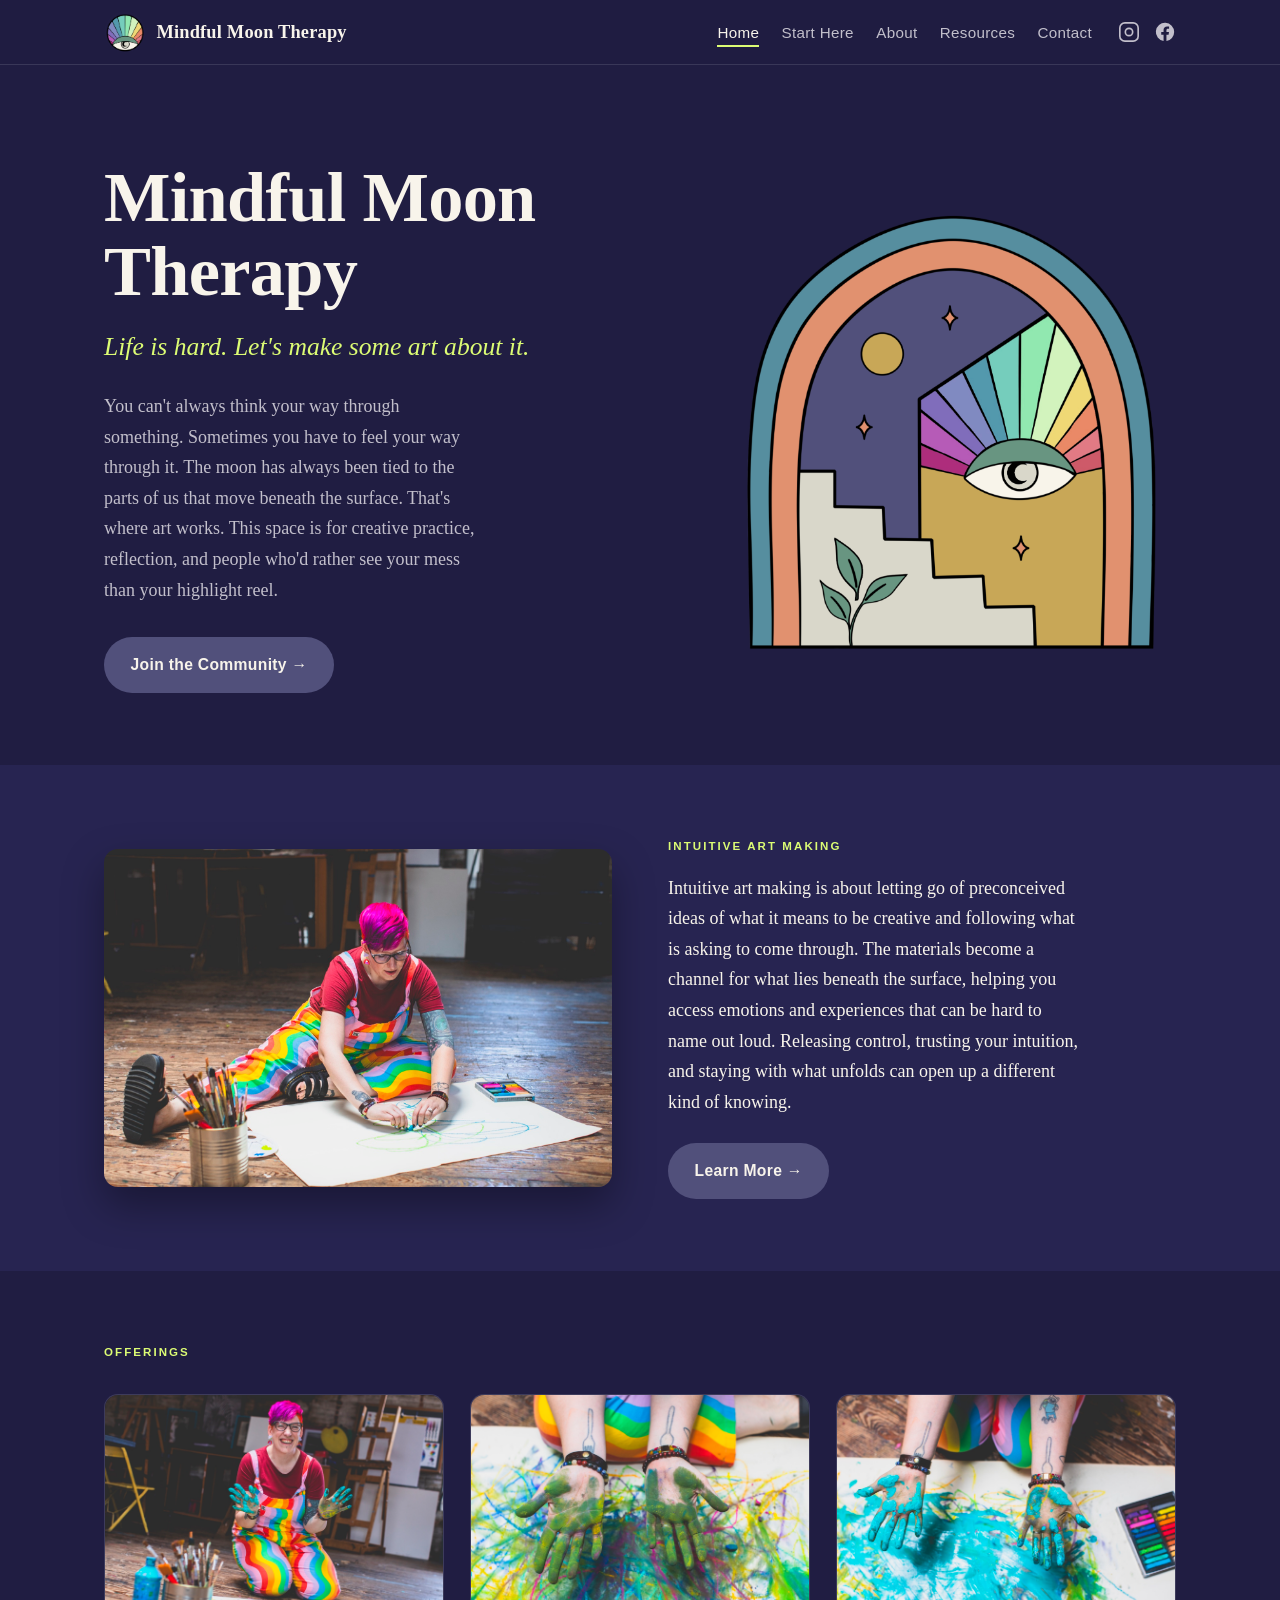
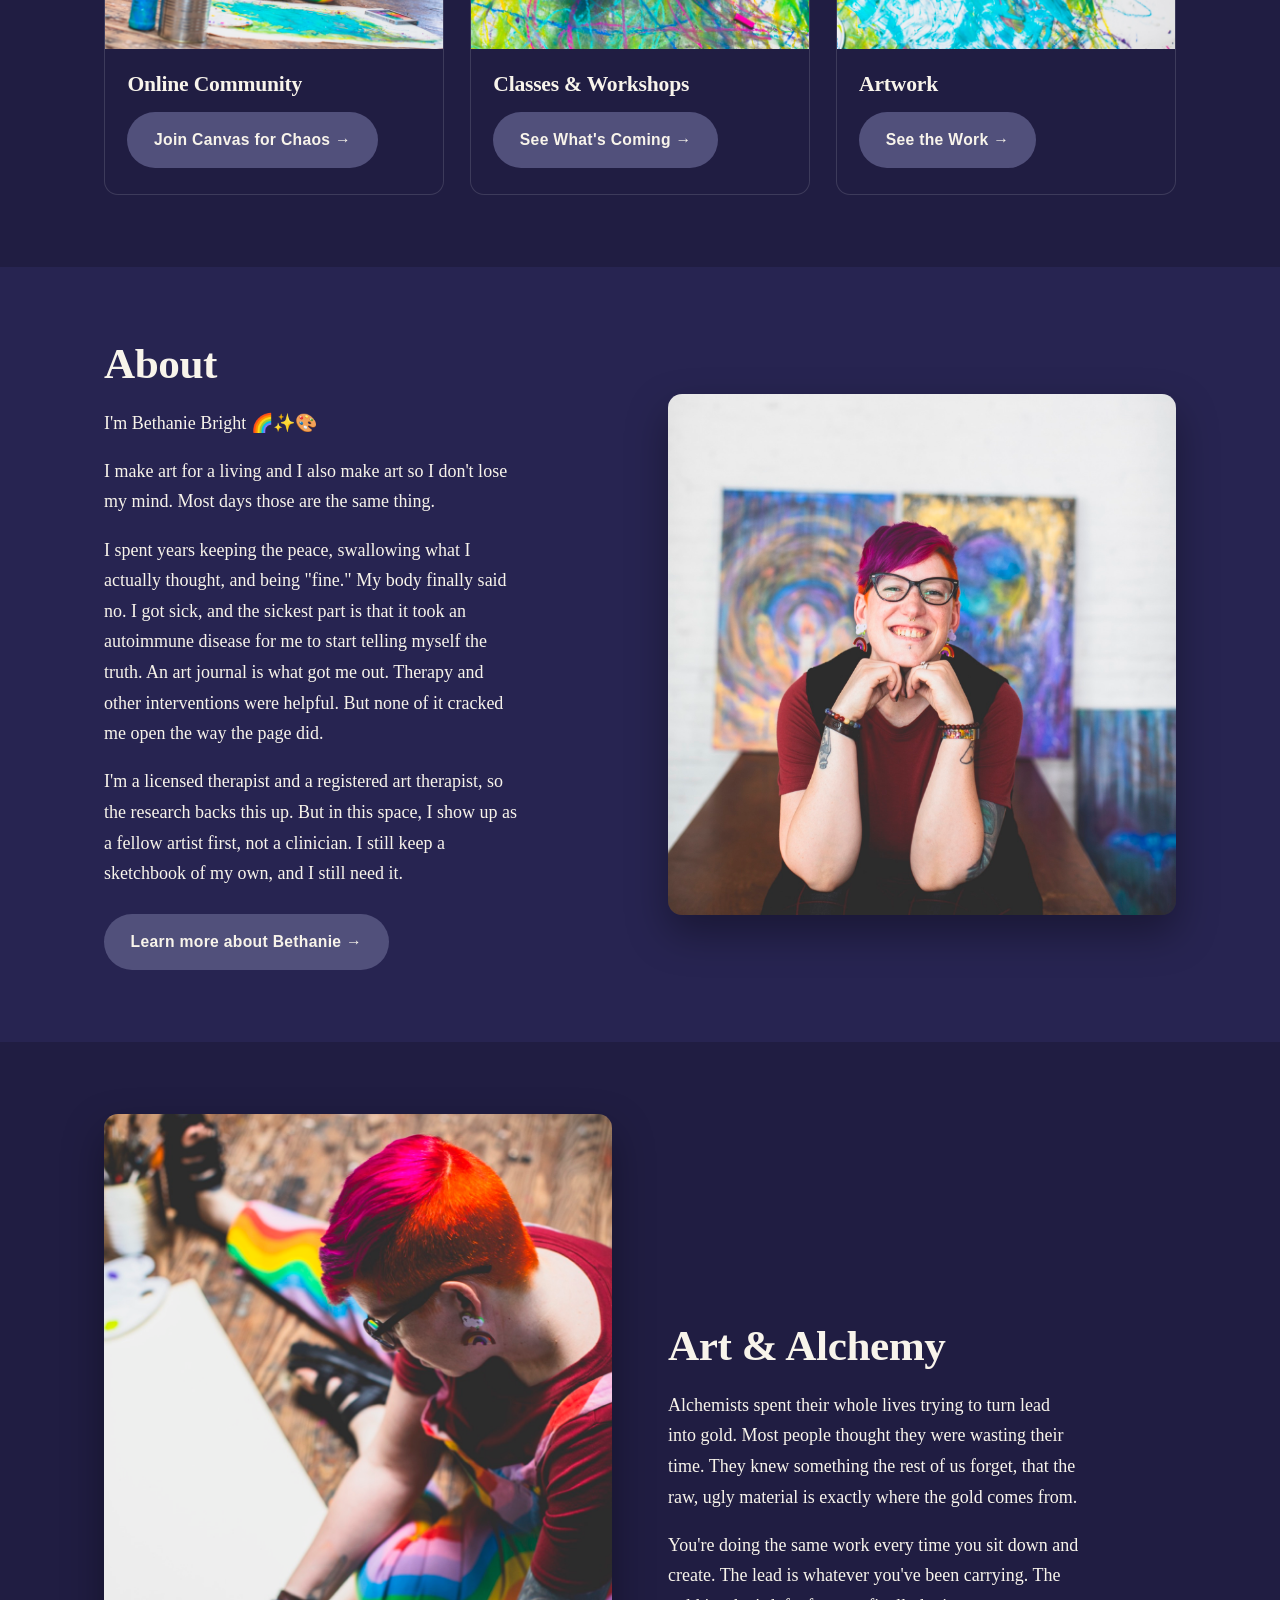
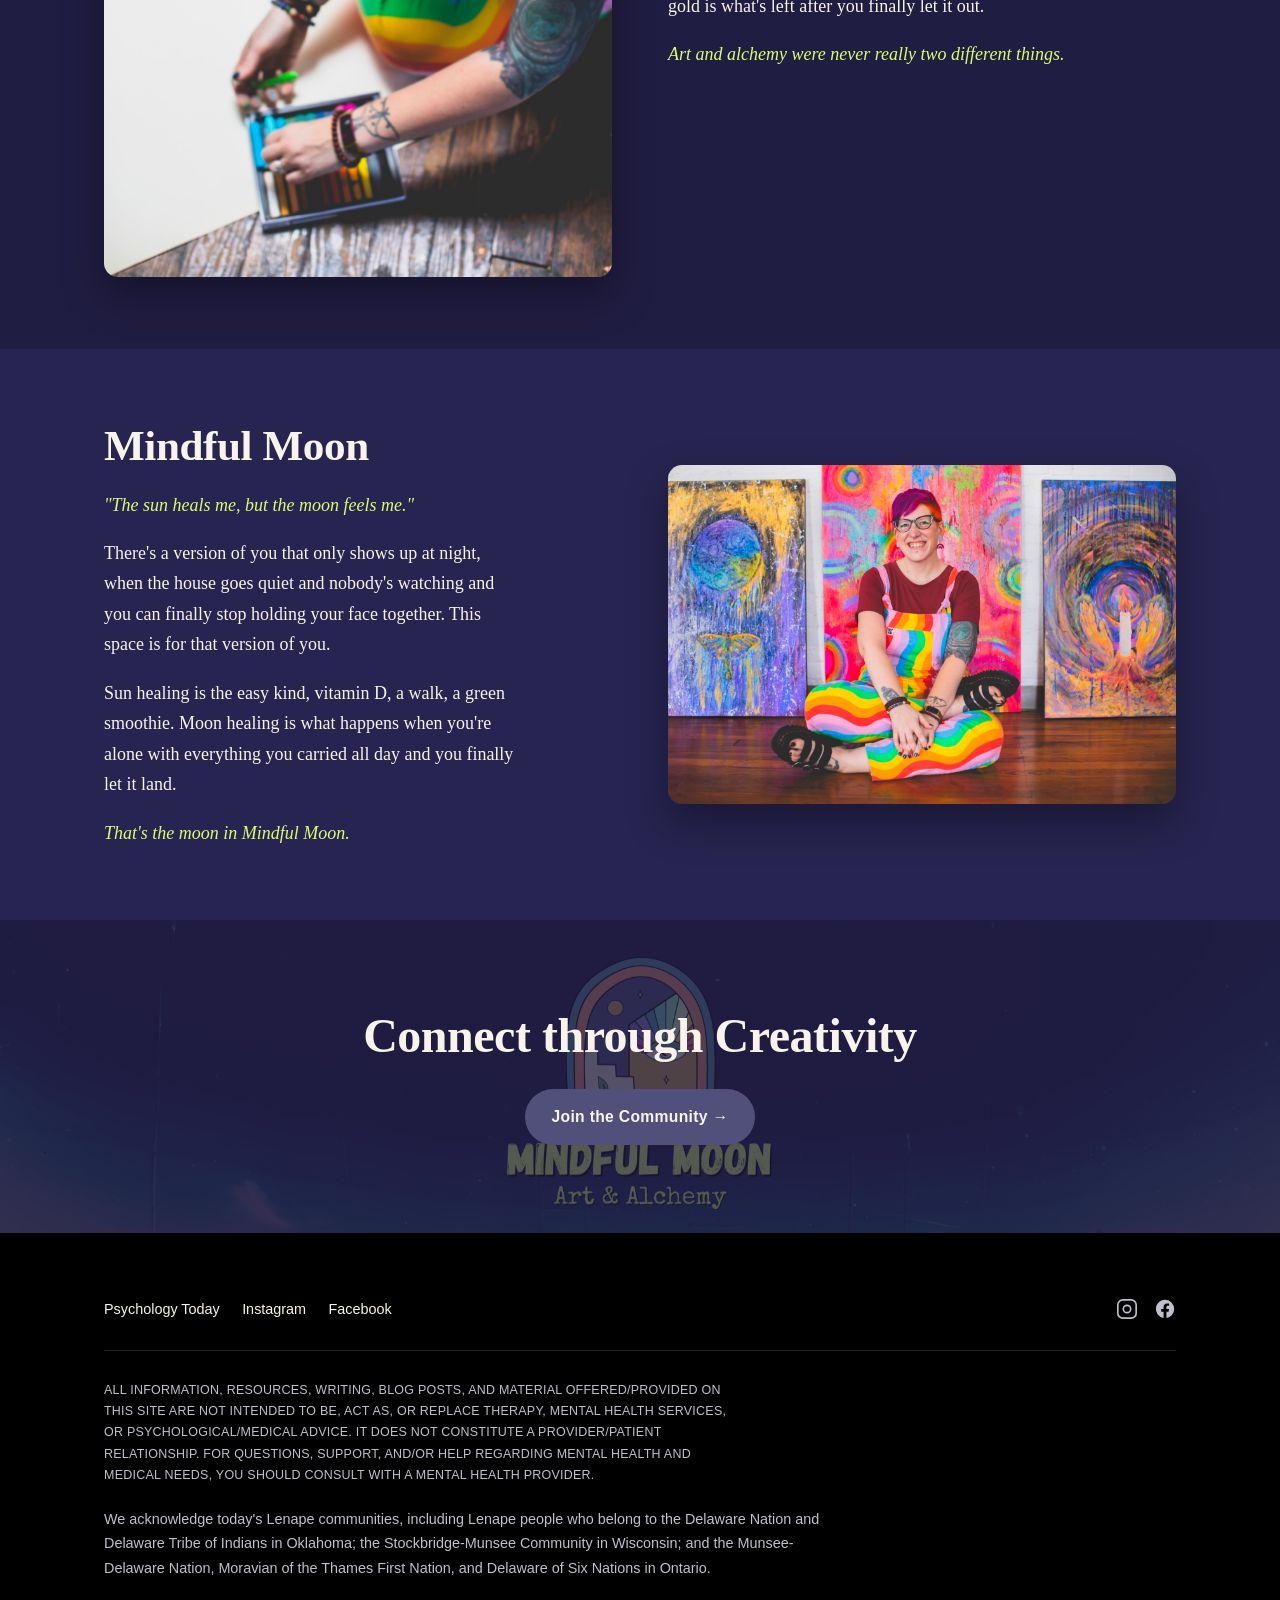
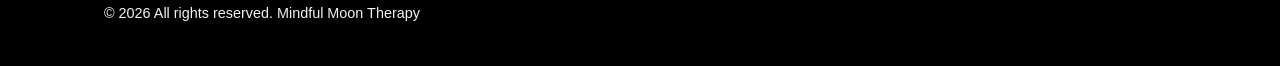
<file: index.html>
<!DOCTYPE html>
<html lang="en">
<head>
  <meta charset="UTF-8" />
  <meta name="viewport" content="width=device-width, initial-scale=1.0" />
  <title>Mindful Moon Therapy — Creative practice, reflection & intuitive art</title>
  <meta name="description" content="Mindful Moon Therapy — a space for creative practice, reflection, and intuitive art making. Life is hard. Let's make some art about it." />
  <link rel="icon" href="images/web/logo.png" />
  <link rel="stylesheet" href="styles.css" />
</head>
<body>

  <!-- ============================================================
       SITE HEADER  (identical on every page — keep in sync)
       Only the .is-active nav link changes per page.
       ============================================================ -->
  <header class="site-header">
    <div class="site-header__inner">
      <a class="brand" href="index.html">
        <img src="images/web/logo.png" alt="Mindful Moon Therapy logo" />
        <span class="brand__name">Mindful Moon Therapy</span>
      </a>
      <button class="nav__toggle" aria-label="Open menu" aria-expanded="false" aria-controls="site-nav">
        <svg viewBox="0 0 24 24" fill="none" stroke="currentColor" stroke-width="2" stroke-linecap="round"><line x1="3" y1="6" x2="21" y2="6"/><line x1="3" y1="12" x2="21" y2="12"/><line x1="3" y1="18" x2="21" y2="18"/></svg>
      </button>
      <nav class="nav" id="site-nav">
        <ul class="nav__links">
          <li><a href="index.html" class="is-active">Home</a></li>
          <li><a href="start-here.html">Start Here</a></li>
          <li><a href="about.html">About</a></li>
          <li><a href="resources.html">Resources</a></li>
          <li><a href="contact.html">Contact</a></li>
        </ul>
        <div class="nav__social">
          <a href="http://www.instagram.com/mindfulmoontherapy" target="_blank" rel="noopener" aria-label="Instagram">
            <svg viewBox="0 0 24 24" fill="none" stroke="currentColor" stroke-width="1.8"><rect x="2" y="2" width="20" height="20" rx="5.5"/><circle cx="12" cy="12" r="4"/><line x1="17.5" y1="6.5" x2="17.5" y2="6.5" stroke-width="2.2"/></svg>
          </a>
          <a href="https://www.facebook.com/groups/creativecoworkingcommunity" target="_blank" rel="noopener" aria-label="Facebook">
            <svg viewBox="0 0 24 24" fill="currentColor"><path d="M22 12a10 10 0 1 0-11.56 9.88v-6.99H7.9V12h2.54V9.8c0-2.5 1.49-3.89 3.78-3.89 1.09 0 2.24.2 2.24.2v2.46h-1.26c-1.24 0-1.63.77-1.63 1.56V12h2.78l-.44 2.89h-2.34v6.99A10 10 0 0 0 22 12z"/></svg>
          </a>
        </div>
      </nav>
    </div>
  </header>
  <!-- ==== /SITE HEADER ==== -->

  <main>

    <!-- 1. HERO -->
    <section class="hero">
      <div class="wrap hero__grid">
        <div>
          <h1>Mindful Moon Therapy</h1>
          <p class="hero__subtitle">Life is hard. Let's make some art about it.</p>
          <p class="hero__body">You can't always think your way through something. Sometimes you have to feel your way through it. The moon has always been tied to the parts of us that move beneath the surface. That's where art works. This space is for creative practice, reflection, and people who'd rather see your mess than your highlight reel.</p>
          <p class="hero__cta"><a class="btn" href="https://www.skool.com/portals-8012/about" target="_blank" rel="noopener">Join the Community →</a></p>
        </div>
        <div class="hero__art hero__art--plain">
          <img src="images/web/arch.png" alt="Illustrated arch showing a night sky, moon, stars, rainbow rays, an eye, stairs and a growing plant" />
        </div>
      </div>
    </section>

    <!-- 2. INTUITIVE ART MAKING -->
    <section class="section section--alt">
      <div class="wrap split">
        <div class="split__media">
          <img src="images/web/photo-7588.jpg" alt="Bethanie sitting on the floor drawing on a large sheet of paper" />
        </div>
        <div class="split__body">
          <p class="eyebrow">Intuitive Art Making</p>
          <div class="prose" style="margin-top:1rem;">
            <p>Intuitive art making is about letting go of preconceived ideas of what it means to be creative and following what is asking to come through. The materials become a channel for what lies beneath the surface, helping you access emotions and experiences that can be hard to name out loud. Releasing control, trusting your intuition, and staying with what unfolds can open up a different kind of knowing.</p>
          </div>
          <p style="margin-top:1.6rem;"><a class="btn" href="start-here.html">Learn More →</a></p>
        </div>
      </div>
    </section>

    <!-- 3. OFFERINGS -->
    <section class="section">
      <div class="wrap">
        <div class="section__head">
          <p class="eyebrow">Offerings</p>
        </div>
        <div class="cards">
          <article class="card">
            <div class="card__media"><img src="images/web/photo-7801.jpg" alt="Bethanie kneeling in the studio with paint on her hands, smiling" /></div>
            <div class="card__body">
              <h3>Online Community</h3>
              <a class="btn" href="https://www.skool.com/portals-8012/about" target="_blank" rel="noopener">Join Canvas for Chaos →</a>
            </div>
          </article>
          <article class="card">
            <div class="card__media"><img src="images/web/photo-7740.jpg" alt="Paint-covered hands raised over a page of colorful splatter art" /></div>
            <div class="card__body">
              <h3>Classes &amp; Workshops</h3>
              <a class="btn" href="https://lu.ma/MindfulMoon" target="_blank" rel="noopener">See What's Coming →</a>
            </div>
          </article>
          <article class="card">
            <div class="card__media"><img src="images/web/photo-7809.jpg" alt="Overhead view of teal-painted hands working on a large abstract painting" /></div>
            <div class="card__body">
              <h3>Artwork</h3>
              <!-- TEMPORARY Squarespace link — points to existing portfolio until the portfolio page is built -->
              <a class="btn" href="https://www.mindfulmoontherapy.com/portfolio" target="_blank" rel="noopener">See the Work →</a>
            </div>
          </article>
        </div>
      </div>
    </section>

    <!-- 4. ABOUT -->
    <section class="section section--alt">
      <div class="wrap split split--reverse">
        <div class="split__media">
          <img src="images/web/photo-7424.jpg" alt="Portrait of Bethanie Bright resting her chin on her hands, artwork behind her" />
        </div>
        <div class="split__body">
          <h2>About</h2>
          <div class="prose" style="margin-top:1.2rem;">
            <p>I'm Bethanie Bright 🌈✨🎨</p>
            <p>I make art for a living and I also make art so I don't lose my mind. Most days those are the same thing.</p>
            <p>I spent years keeping the peace, swallowing what I actually thought, and being "fine." My body finally said no. I got sick, and the sickest part is that it took an autoimmune disease for me to start telling myself the truth. An art journal is what got me out. Therapy and other interventions were helpful. But none of it cracked me open the way the page did.</p>
            <p>I'm a licensed therapist and a registered art therapist, so the research backs this up. But in this space, I show up as a fellow artist first, not a clinician. I still keep a sketchbook of my own, and I still need it.</p>
          </div>
          <p style="margin-top:1.6rem;"><a class="btn" href="about.html">Learn more about Bethanie →</a></p>
        </div>
      </div>
    </section>

    <!-- 5. ART & ALCHEMY -->
    <section class="section">
      <div class="wrap split">
        <div class="split__media">
          <img src="images/web/photo-7573.jpg" alt="Overhead view of Bethanie drawing with colorful oil pastels" />
        </div>
        <div class="split__body">
          <h2>Art &amp; Alchemy</h2>
          <div class="prose" style="margin-top:1.2rem;">
            <p>Alchemists spent their whole lives trying to turn lead into gold. Most people thought they were wasting their time. They knew something the rest of us forget, that the raw, ugly material is exactly where the gold comes from.</p>
            <p>You're doing the same work every time you sit down and create. The lead is whatever you've been carrying. The gold is what's left after you finally let it out.</p>
            <p class="italic">Art and alchemy were never really two different things.</p>
          </div>
        </div>
      </div>
    </section>

    <!-- 6. MINDFUL MOON -->
    <section class="section section--alt">
      <div class="wrap split split--reverse">
        <div class="split__media">
          <img src="images/web/photo-7550.jpg" alt="Bethanie sitting cross-legged and smiling, paintings behind her" />
        </div>
        <div class="split__body">
          <h2>Mindful Moon</h2>
          <div class="prose" style="margin-top:1.2rem;">
            <p class="italic">"The sun heals me, but the moon feels me."</p>
            <p>There's a version of you that only shows up at night, when the house goes quiet and nobody's watching and you can finally stop holding your face together. This space is for that version of you.</p>
            <p>Sun healing is the easy kind, vitamin D, a walk, a green smoothie. Moon healing is what happens when you're alone with everything you carried all day and you finally let it land.</p>
            <p class="italic">That's the moon in Mindful Moon.</p>
          </div>
        </div>
      </div>
    </section>

    <!-- 7. CLOSING CTA -->
    <section class="cta-band cta-band--banner" style="background-image:url('images/web/banner.png');">
      <div class="wrap">
        <h2>Connect through Creativity</h2>
        <a class="btn" href="https://www.skool.com/portals-8012/about" target="_blank" rel="noopener">Join the Community →</a>
      </div>
    </section>

  </main>

  <!-- ============================================================
       SITE FOOTER  (identical on every page — keep in sync)
       ============================================================ -->
  <footer class="site-footer">
    <div class="wrap">
      <div class="site-footer__top">
        <div class="site-footer__links">
          <a href="https://www.psychologytoday.com/profile/1605744" target="_blank" rel="noopener">Psychology Today</a>
          <a href="http://www.instagram.com/mindfulmoontherapy" target="_blank" rel="noopener">Instagram</a>
          <a href="https://www.facebook.com/groups/creativecoworkingcommunity" target="_blank" rel="noopener">Facebook</a>
        </div>
        <div class="site-footer__social">
          <a href="http://www.instagram.com/mindfulmoontherapy" target="_blank" rel="noopener" aria-label="Instagram">
            <svg viewBox="0 0 24 24" fill="none" stroke="currentColor" stroke-width="1.8"><rect x="2" y="2" width="20" height="20" rx="5.5"/><circle cx="12" cy="12" r="4"/><line x1="17.5" y1="6.5" x2="17.5" y2="6.5" stroke-width="2.2"/></svg>
          </a>
          <a href="https://www.facebook.com/groups/creativecoworkingcommunity" target="_blank" rel="noopener" aria-label="Facebook">
            <svg viewBox="0 0 24 24" fill="currentColor"><path d="M22 12a10 10 0 1 0-11.56 9.88v-6.99H7.9V12h2.54V9.8c0-2.5 1.49-3.89 3.78-3.89 1.09 0 2.24.2 2.24.2v2.46h-1.26c-1.24 0-1.63.77-1.63 1.56V12h2.78l-.44 2.89h-2.34v6.99A10 10 0 0 0 22 12z"/></svg>
          </a>
        </div>
      </div>
      <div class="site-footer__legal">
        <p class="disclaimer">ALL INFORMATION, RESOURCES, WRITING, BLOG POSTS, AND MATERIAL OFFERED/PROVIDED ON THIS SITE ARE NOT INTENDED TO BE, ACT AS, OR REPLACE THERAPY, MENTAL HEALTH SERVICES, OR PSYCHOLOGICAL/MEDICAL ADVICE. IT DOES NOT CONSTITUTE A PROVIDER/PATIENT RELATIONSHIP. FOR QUESTIONS, SUPPORT, AND/OR HELP REGARDING MENTAL HEALTH AND MEDICAL NEEDS, YOU SHOULD CONSULT WITH A MENTAL HEALTH PROVIDER.</p>
        <p class="land">We acknowledge today's Lenape communities, including Lenape people who belong to the Delaware Nation and Delaware Tribe of Indians in Oklahoma; the Stockbridge-Munsee Community in Wisconsin; and the Munsee-Delaware Nation, Moravian of the Thames First Nation, and Delaware of Six Nations in Ontario.</p>
        <p class="copyright">© 2026 All rights reserved. Mindful Moon Therapy</p>
      </div>
    </div>
  </footer>
  <!-- ==== /SITE FOOTER ==== -->

  <!-- Mobile nav toggle (identical on every page — keep in sync) -->
  <script>
    (function () {
      var toggle = document.querySelector('.nav__toggle');
      var nav = document.getElementById('site-nav');
      if (!toggle || !nav) return;
      toggle.addEventListener('click', function () {
        var open = nav.classList.toggle('is-open');
        toggle.setAttribute('aria-expanded', open ? 'true' : 'false');
        toggle.setAttribute('aria-label', open ? 'Close menu' : 'Open menu');
      });
    })();
  </script>

</body>
</html>
</file>
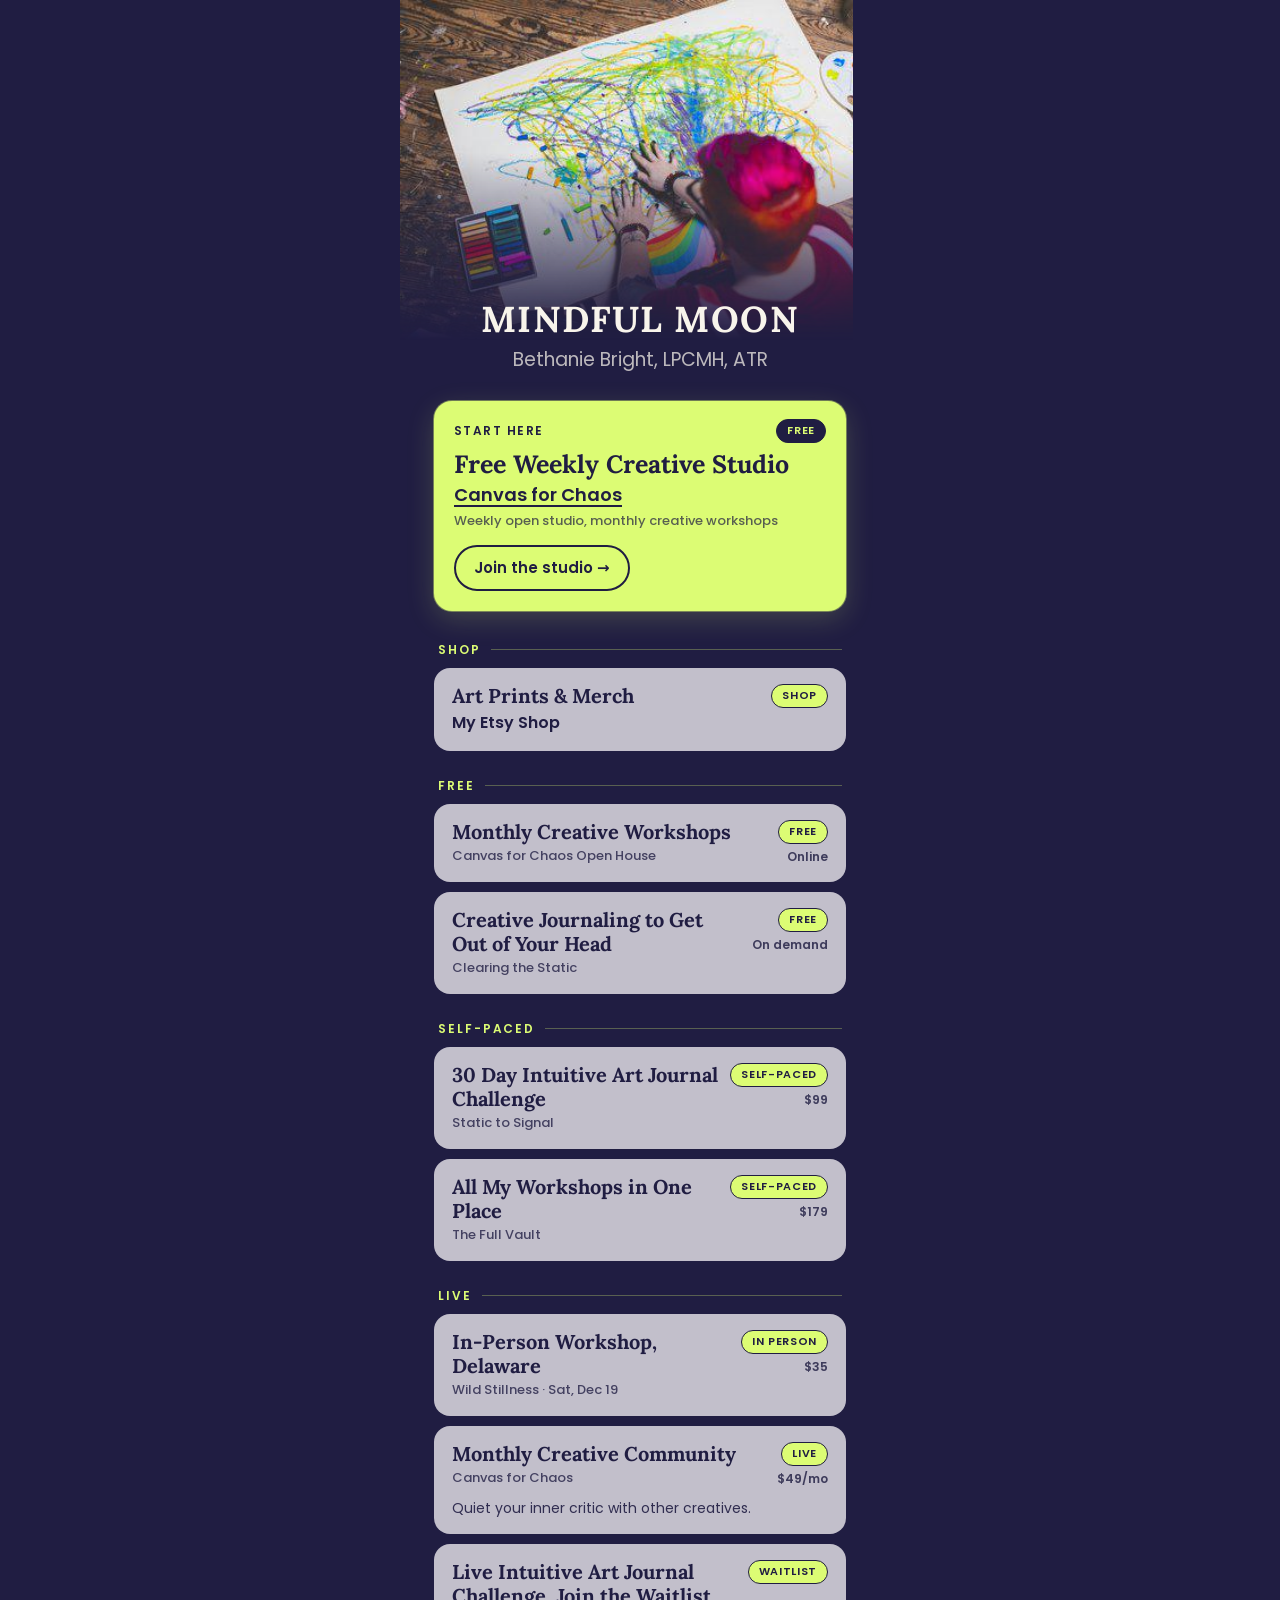
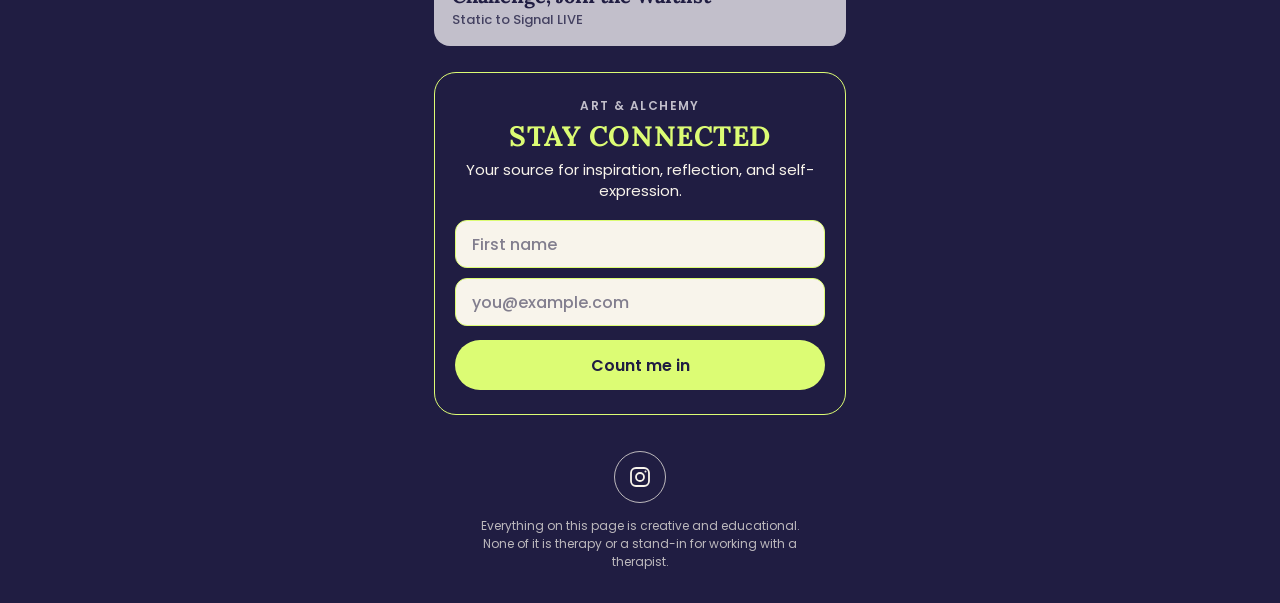
<file: links/index.html>
<!doctype html>
<html lang="en">
<head>
<meta charset="utf-8">
<meta name="viewport" content="width=device-width, initial-scale=1, viewport-fit=cover">
<meta name="robots" content="noindex, nofollow">
<meta name="theme-color" content="#201d42">
<title>Mindful Moon</title>
<link rel="preconnect" href="https://fonts.googleapis.com">
<link rel="preconnect" href="https://fonts.gstatic.com" crossorigin>
<link rel="stylesheet" href="https://fonts.googleapis.com/css2?family=Lora:wght@600;700&family=Poppins:wght@400;500;600&display=swap">
<style>
  :root {
    --navy: #201d42;
    --navy-2: #2b2756;
    --cream: #f8f4eb;
    --cream-dim: rgba(248, 244, 235, 0.72);
    --card: #c2bfcb;
    --lime: #dcfc74;
    --ink: #201d42;
  }
  * { box-sizing: border-box; margin: 0; padding: 0; }
  html { -webkit-text-size-adjust: 100%; }
  body {
    min-height: 100vh;
    background: var(--navy);
    color: var(--cream);
    font-family: "Poppins", system-ui, -apple-system, sans-serif;
    font-size: 16px;
    line-height: 1.45;
    overflow-x: hidden;
  }
  main {
    position: relative;
    z-index: 1;
    max-width: 480px;
    margin: 0 auto;
    padding: 0 34px 32px;
  }

  /* Header */
  header { text-align: center; margin-bottom: 28px; }
  .hero {
    margin: 0 -34px;
    aspect-ratio: 4 / 3;
    max-height: 340px;
    overflow: hidden;
  }
  .hero img {
    display: block;
    width: 100%;
    height: 100%;
    object-fit: cover;
    -webkit-mask-image: linear-gradient(to bottom, #000 45%, transparent 100%);
    mask-image: linear-gradient(to bottom, #000 45%, transparent 100%);
  }
  .hero + h1 { margin-top: -40px; position: relative; }
  h1 {
    font-family: "Lora", Georgia, serif;
    font-weight: 700;
    font-size: clamp(28px, 8.6vw, 36px);
    white-space: nowrap;
    line-height: 1.1;
    letter-spacing: 0.04em;
    text-transform: uppercase;
  }
  .creds {
    font-size: 19px;
    color: var(--cream-dim);
    margin-top: 6px;
  }

  /* Featured */
  .featured {
    display: block;
    text-decoration: none;
    background: var(--lime);
    color: var(--ink);
    border-radius: 18px;
    padding: 18px 20px 20px;
    margin-bottom: 30px;
    box-shadow: 0 0 0 1px rgba(220, 252, 116, 0.4), 0 8px 28px rgba(220, 252, 116, 0.18);
    transition: transform 0.12s ease;
  }
  .featured:active { transform: scale(0.98); }
  .featured .kicker {
    display: flex;
    justify-content: space-between;
    align-items: center;
    font-size: 12px;
    font-weight: 600;
    letter-spacing: 0.12em;
    text-transform: uppercase;
    margin-bottom: 6px;
  }
  .featured .kicker .tag { background: var(--ink); color: var(--lime); }
  .featured .title { font-size: 25px; }
  .featured .product { color: rgba(32, 29, 66, 0.7); }
  .featured .community {
    color: var(--ink);
    font-weight: 600;
    font-size: 18px;
    line-height: 1.3;
    margin: 4px 0 6px;
    text-decoration: underline;
    text-decoration-thickness: 2px;
    text-underline-offset: 4px;
  }
  .featured .go {
    display: inline-block;
    margin-top: 14px;
    padding: 10px 18px;
    border: 2px solid var(--ink);
    border-radius: 999px;
    font-weight: 600;
    font-size: 15px;
  }

  /* Sections */
  section { margin-bottom: 26px; }
  h2 {
    font-family: "Poppins", sans-serif;
    font-size: 12px;
    font-weight: 600;
    letter-spacing: 0.16em;
    text-transform: uppercase;
    color: var(--lime);
    margin: 0 4px 10px;
    display: flex;
    align-items: center;
    gap: 10px;
  }
  h2::after {
    content: "";
    flex: 1;
    height: 1px;
    background: rgba(220, 252, 116, 0.3);
  }

  .card {
    display: block;
    text-decoration: none;
    color: var(--ink);
    background: var(--card);
    border-radius: 16px;
    padding: 16px 18px;
    margin-bottom: 10px;
    min-height: 64px;
    transition: transform 0.12s ease;
  }
  .card:active { transform: scale(0.98); }
  .card-top {
    display: flex;
    justify-content: space-between;
    align-items: flex-start;
    gap: 12px;
  }
  .title {
    font-family: "Lora", Georgia, serif;
    font-weight: 700;
    font-size: 20px;
    line-height: 1.2;
  }
  .product.shop-name { font-size: 16px; font-weight: 600; color: var(--ink); }
  .desc {
    font-size: 14px;
    line-height: 1.45;
    margin-top: 10px;
    color: rgba(32, 29, 66, 0.9);
  }
  .product {
    font-size: 13px;
    font-weight: 500;
    color: rgba(32, 29, 66, 0.78);
    margin-top: 3px;
  }
  .tags { display: flex; flex-direction: column; align-items: flex-end; gap: 4px; flex: none; }
  .tag {
    font-size: 11px;
    font-weight: 600;
    letter-spacing: 0.06em;
    text-transform: uppercase;
    background: var(--lime);
    color: var(--ink);
    border: 1px solid var(--ink);
    border-radius: 999px;
    padding: 3px 10px;
    white-space: nowrap;
  }
  .price { font-size: 12px; font-weight: 600; color: rgba(32, 29, 66, 0.82); white-space: nowrap; }

  a:focus-visible { outline: 3px solid var(--lime); outline-offset: 3px; }

  .newsletter {
    margin: 6px 0 28px;
    border: 1px solid var(--lime);
    border-radius: 22px;
    padding: 24px 20px;
    text-align: center;
  }
  .nl-eyebrow {
    font-size: 12px;
    font-weight: 600;
    letter-spacing: 0.12em;
    text-transform: uppercase;
    color: var(--card);
  }
  .nl-title {
    font-family: "Lora", Georgia, serif;
    font-weight: 700;
    font-size: 28px;
    line-height: 1.15;
    color: var(--lime);
    margin: 6px 0 0;
    display: block;
    letter-spacing: 0.02em;
  }
  .nl-title::after { content: none; }
  .nl-sub {
    font-size: 15px;
    color: var(--cream);
    margin: 6px 0 18px;
  }
  .newsletter input {
    display: block;
    width: 100%;
    min-height: 48px;
    margin-bottom: 10px;
    padding: 0 16px;
    border: 1.5px solid var(--lime);
    border-radius: 12px;
    background: var(--cream);
    color: var(--ink);
    font: 500 16px "Poppins", sans-serif;
  }
  .newsletter input::placeholder { color: rgba(32, 29, 66, 0.55); }
  .newsletter input:focus { outline: 3px solid var(--lime); outline-offset: 2px; }
  .newsletter button {
    width: 100%;
    min-height: 50px;
    margin-top: 4px;
    border: 0;
    border-radius: 999px;
    background: var(--lime);
    color: var(--ink);
    font: 600 16px "Poppins", sans-serif;
    cursor: pointer;
  }
  .newsletter button:active { transform: scale(0.98); }
  .newsletter button:disabled { opacity: 0.6; }
  .nl-msg { font-size: 14px; margin-top: 12px; min-height: 1em; }
  .nl-msg:empty { display: none; }
  .newsletter [hidden] { display: none !important; }
  .hp { position: absolute; left: -9999px; width: 1px; height: 1px; overflow: hidden; }
  .sr-only { position: absolute; width: 1px; height: 1px; overflow: hidden; clip: rect(0 0 0 0); white-space: nowrap; }
  footer { text-align: center; padding-top: 8px; }
  .ig {
    display: inline-flex;
    align-items: center;
    justify-content: center;
    width: 52px;
    height: 52px;
    border-radius: 50%;
    border: 1.5px solid var(--cream-dim);
    color: var(--cream);
  }
  .ig svg { width: 24px; height: 24px; }
  .disclaimer {
    font-size: 12px;
    line-height: 1.5;
    color: var(--cream-dim);
    max-width: 340px;
    margin: 14px auto 0;
  }
</style>
</head>
<body>
<main>
  <header>
    <div class="hero"><img src="hero.jpg" width="400" height="300" alt="Bethanie making a colorful scribble drawing on a large sheet of paper"></div>
    <h1>Mindful Moon</h1>
    <p class="creds">Bethanie Bright, LPCMH, ATR</p>
  </header>

  <a class="featured" href="https://www.skool.com/portals-8012">
    <div class="kicker"><span>Start here</span><span class="tag">Free</span></div>
    <div class="title">Free Weekly Creative Studio</div>
    <div class="product community">Canvas for Chaos</div>
    <div class="product">Weekly open studio, monthly creative workshops</div>
    <span class="go">Join the studio &rarr;</span>
  </a>

  <section>
    <h2>Shop</h2>
    <a class="card" href="https://www.etsy.com/shop/MindfulMoonTherapy">
      <div class="card-top">
        <div>
          <div class="title">Art Prints &amp; Merch</div>
          <div class="product shop-name">My Etsy Shop</div>
        </div>
        <div class="tags"><span class="tag">Shop</span></div>
      </div>
    </a>
  </section>

  <section>
    <h2>Free</h2>
    <a class="card" href="https://luma.com/MindfulMoon">
      <div class="card-top">
        <div>
          <div class="title">Monthly Creative Workshops</div>
          <div class="product">Canvas for Chaos Open House</div>
        </div>
        <div class="tags"><span class="tag">Free</span><span class="price">Online</span></div>
      </div>
    </a>
    <a class="card" href="https://www.mindfulmoontherapy.com/ctssignup">
      <div class="card-top">
        <div>
          <div class="title">Creative Journaling to Get Out of Your Head</div>
          <div class="product">Clearing the Static</div>
        </div>
        <div class="tags"><span class="tag">Free</span><span class="price">On demand</span></div>
      </div>
    </a>
  </section>

  <section>
    <h2>Self-paced</h2>
    <a class="card" href="https://www.mindfulmoontherapy.com/signal">
      <div class="card-top">
        <div>
          <div class="title">30 Day Intuitive Art Journal Challenge</div>
          <div class="product">Static to Signal</div>
        </div>
        <div class="tags"><span class="tag">Self-paced</span><span class="price">$99</span></div>
      </div>
    </a>
    <a class="card" href="https://www.mindfulmoontherapy.com/vault">
      <div class="card-top">
        <div>
          <div class="title">All My Workshops in One Place</div>
          <div class="product">The Full Vault</div>
        </div>
        <div class="tags"><span class="tag">Self-paced</span><span class="price">$179</span></div>
      </div>
    </a>
  </section>

  <section>
    <h2>Live</h2>
    <a class="card" href="https://luma.com/ps26e1do">
      <div class="card-top">
        <div>
          <div class="title">In-Person Workshop, Delaware</div>
          <div class="product">Wild Stillness &middot; Sat, Dec 19</div>
        </div>
        <div class="tags"><span class="tag">In person</span><span class="price">$35</span></div>
      </div>
    </a>
    <a class="card" href="https://www.skool.com/portals-8012">
      <div class="card-top">
        <div>
          <div class="title">Monthly Creative Community</div>
          <div class="product">Canvas for Chaos</div>
        </div>
        <div class="tags"><span class="tag">Live</span><span class="price">$49/mo</span></div>
      </div>
      <p class="desc">Quiet your inner critic with other creatives.</p>
    </a>
    <a class="card" href="https://www.mindfulmoontherapy.com/signal-live">
      <div class="card-top">
        <div>
          <div class="title">Live Intuitive Art Journal Challenge, Join the Waitlist</div>
          <div class="product">Static to Signal LIVE</div>
        </div>
        <div class="tags"><span class="tag">Waitlist</span></div>
      </div>
    </a>
  </section>

  <form class="newsletter" id="newsletter" action="/api/subscribe" method="post" novalidate>
    <p class="nl-eyebrow">Art &amp; Alchemy</p>
    <h2 class="nl-title">Stay connected</h2>
    <p class="nl-sub">Your source for inspiration, reflection, and self-expression.</p>
    <label class="sr-only" for="nl-name">First name</label>
    <input id="nl-name" name="firstName" type="text" placeholder="First name" autocomplete="given-name" maxlength="100">
    <label class="sr-only" for="nl-email">Email</label>
    <input id="nl-email" name="email" type="email" placeholder="you@example.com" autocomplete="email" inputmode="email" required>
    <div class="hp" aria-hidden="true"><label>Website <input name="website" type="text" tabindex="-1" autocomplete="off"></label></div>
    <button type="submit">Count me in</button>
    <p class="nl-msg" role="status" aria-live="polite"></p>
  </form>

  <footer>
    <a class="ig" href="https://www.instagram.com/mindfulmoontherapy" aria-label="Mindful Moon on Instagram">
      <svg viewBox="0 0 24 24" fill="none" stroke="currentColor" stroke-width="1.8" aria-hidden="true"><rect x="3" y="3" width="18" height="18" rx="5"/><circle cx="12" cy="12" r="4"/><circle cx="17.5" cy="6.5" r="1" fill="currentColor" stroke="none"/></svg>
    </a>
    <p class="disclaimer">Everything on this page is creative and educational. None of it is therapy or a stand-in for working with a therapist.</p>
  </footer>
</main>
<script>
  (function () {
    var openedAt = Date.now();
    var form = document.getElementById("newsletter");
    var msg = form.querySelector(".nl-msg");
    var btn = form.querySelector("button");
    form.addEventListener("submit", function (e) {
      e.preventDefault();
      var email = form.email.value.trim();
      if (!/^[^\s@]+@[^\s@]+\.[^\s@]+$/.test(email)) {
        msg.textContent = "Please enter a valid email.";
        form.email.focus();
        return;
      }
      btn.disabled = true;
      btn.textContent = "Sending...";
      fetch("/api/subscribe", {
        method: "POST",
        headers: { "Content-Type": "application/json" },
        body: JSON.stringify({ firstName: form.firstName.value, email: email, website: form.website.value, elapsed: Date.now() - openedAt })
      })
        .then(function (r) { return r.json().then(function (d) { return { ok: r.ok, d: d }; }); })
        .then(function (res) {
          if (!res.ok) throw new Error(res.d.error);
          form.querySelectorAll("input, button, label").forEach(function (el) { el.hidden = true; });
          msg.textContent = "You're on the list. Thank you!";
        })
        .catch(function (err) {
          msg.textContent = err.message || "Something went wrong. Please try again.";
          btn.disabled = false;
          btn.textContent = "Count me in";
        });
    });
  })();
</script>
</body>
</html>
</file>
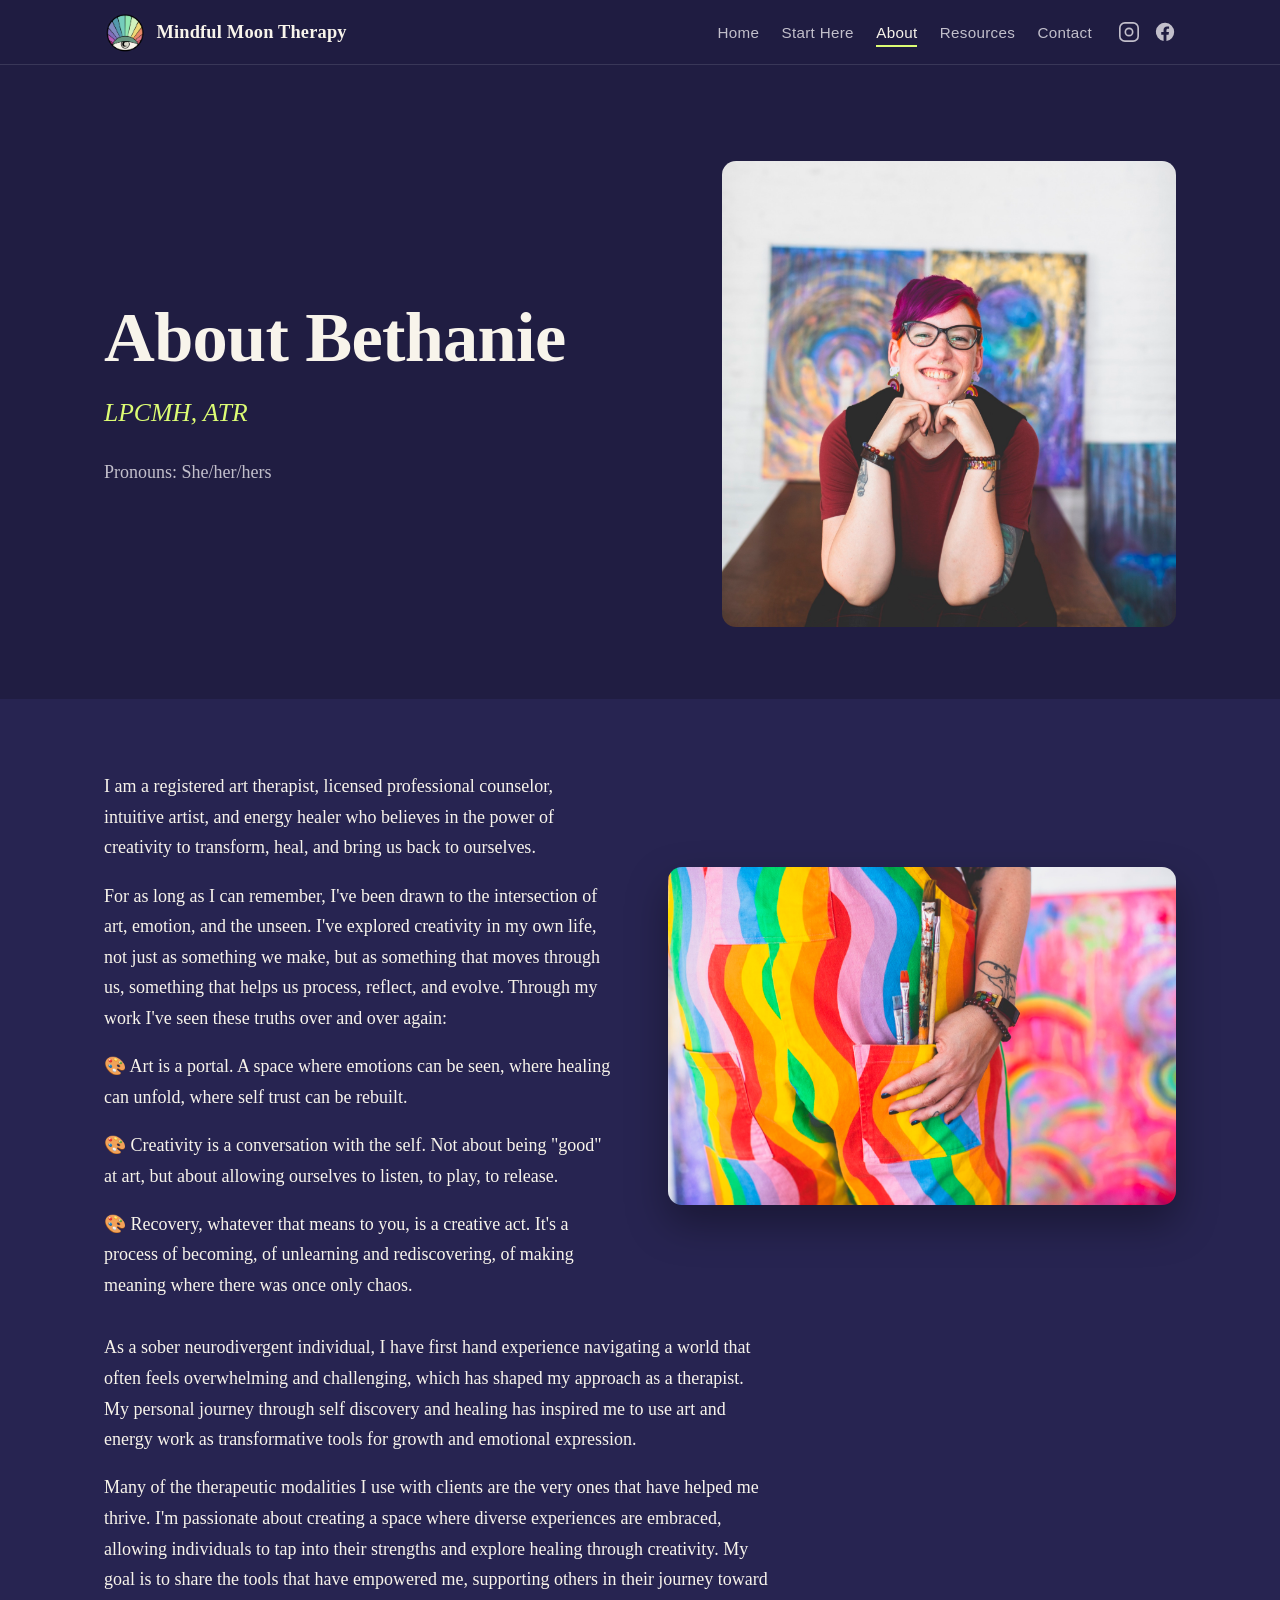
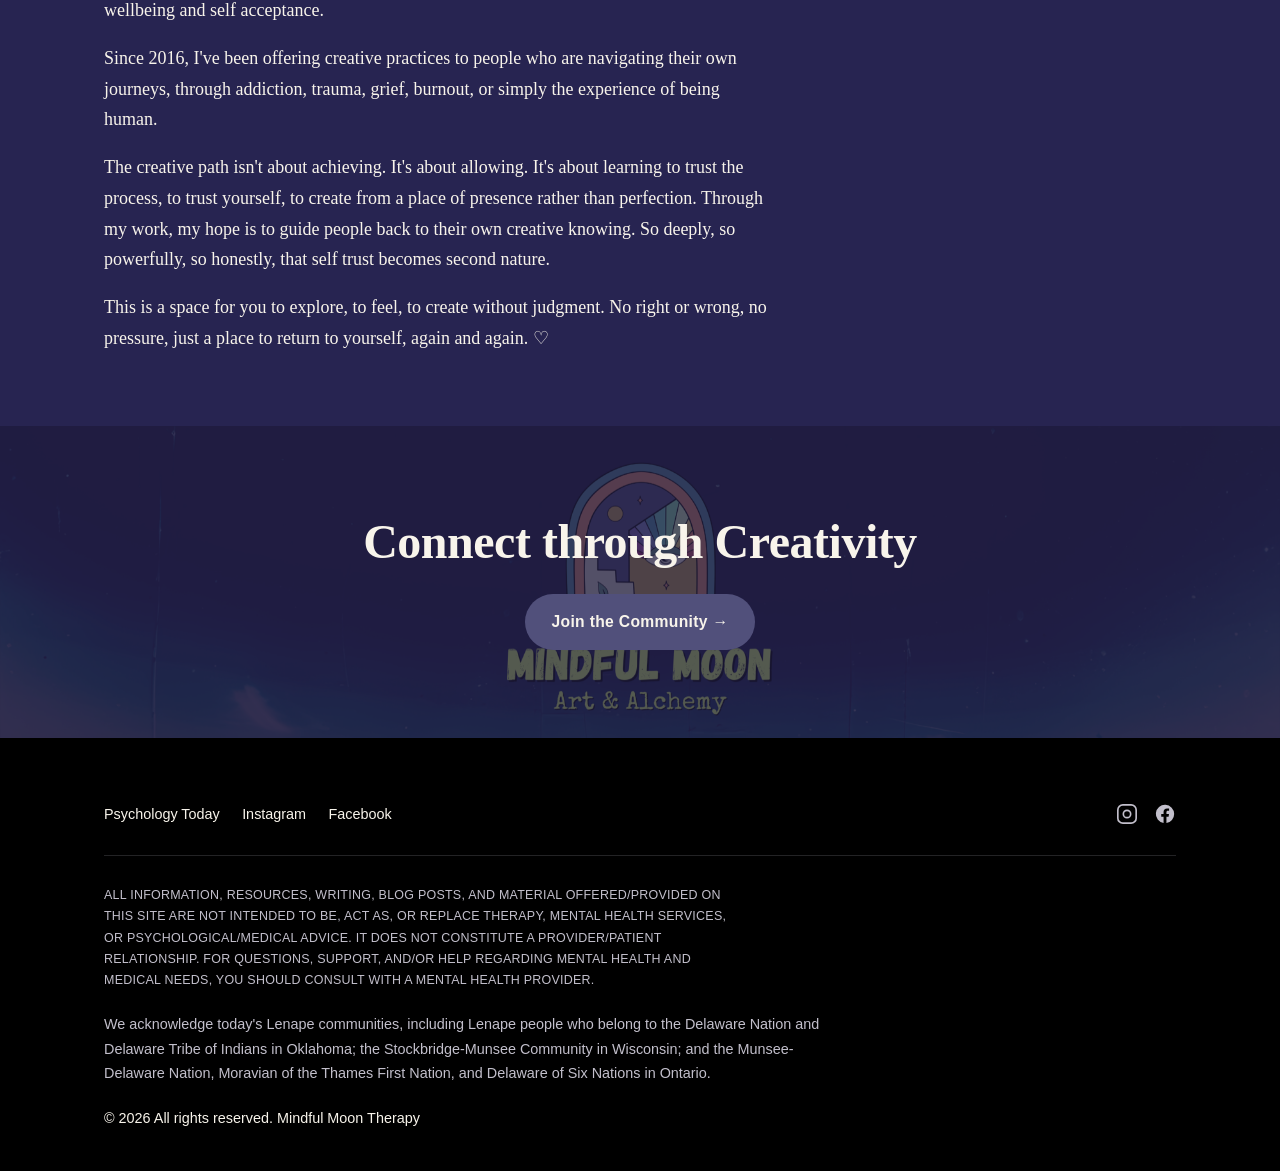
<file: about.html>
<!DOCTYPE html>
<html lang="en">
<head>
  <meta charset="UTF-8" />
  <meta name="viewport" content="width=device-width, initial-scale=1.0" />
  <title>About Bethanie — Mindful Moon Therapy</title>
  <meta name="description" content="About Bethanie Bright, LPCMH, ATR — registered art therapist, licensed professional counselor, intuitive artist, and energy healer." />
  <link rel="icon" href="images/web/logo.png" />
  <link rel="stylesheet" href="styles.css" />
</head>
<body>

  <!-- ============================================================
       SITE HEADER  (identical on every page — keep in sync)
       Only the .is-active nav link changes per page.
       ============================================================ -->
  <header class="site-header">
    <div class="site-header__inner">
      <a class="brand" href="index.html">
        <img src="images/web/logo.png" alt="Mindful Moon Therapy logo" />
        <span class="brand__name">Mindful Moon Therapy</span>
      </a>
      <button class="nav__toggle" aria-label="Open menu" aria-expanded="false" aria-controls="site-nav">
        <svg viewBox="0 0 24 24" fill="none" stroke="currentColor" stroke-width="2" stroke-linecap="round"><line x1="3" y1="6" x2="21" y2="6"/><line x1="3" y1="12" x2="21" y2="12"/><line x1="3" y1="18" x2="21" y2="18"/></svg>
      </button>
      <nav class="nav" id="site-nav">
        <ul class="nav__links">
          <li><a href="index.html">Home</a></li>
          <li><a href="start-here.html">Start Here</a></li>
          <li><a href="about.html" class="is-active">About</a></li>
          <li><a href="resources.html">Resources</a></li>
          <li><a href="contact.html">Contact</a></li>
        </ul>
        <div class="nav__social">
          <a href="http://www.instagram.com/mindfulmoontherapy" target="_blank" rel="noopener" aria-label="Instagram">
            <svg viewBox="0 0 24 24" fill="none" stroke="currentColor" stroke-width="1.8"><rect x="2" y="2" width="20" height="20" rx="5.5"/><circle cx="12" cy="12" r="4"/><line x1="17.5" y1="6.5" x2="17.5" y2="6.5" stroke-width="2.2"/></svg>
          </a>
          <a href="https://www.facebook.com/groups/creativecoworkingcommunity" target="_blank" rel="noopener" aria-label="Facebook">
            <svg viewBox="0 0 24 24" fill="currentColor"><path d="M22 12a10 10 0 1 0-11.56 9.88v-6.99H7.9V12h2.54V9.8c0-2.5 1.49-3.89 3.78-3.89 1.09 0 2.24.2 2.24.2v2.46h-1.26c-1.24 0-1.63.77-1.63 1.56V12h2.78l-.44 2.89h-2.34v6.99A10 10 0 0 0 22 12z"/></svg>
          </a>
        </div>
      </nav>
    </div>
  </header>
  <!-- ==== /SITE HEADER ==== -->

  <main>

    <!-- 1. HEADER -->
    <section class="hero">
      <div class="wrap hero__grid">
        <div>
          <h1>About Bethanie</h1>
          <p class="hero__subtitle">LPCMH, ATR</p>
          <p class="hero__body">Pronouns: She/her/hers</p>
        </div>
        <div class="hero__art">
          <img src="images/web/photo-7424.jpg" alt="Portrait of Bethanie Bright resting her chin on her hands, artwork behind her" />
        </div>
      </div>
    </section>

    <!-- 2. BODY -->
    <section class="section section--alt">
      <div class="wrap">
        <div class="split">
          <div class="prose">
            <p>I am a registered art therapist, licensed professional counselor, intuitive artist, and energy healer who believes in the power of creativity to transform, heal, and bring us back to ourselves.</p>
            <p>For as long as I can remember, I've been drawn to the intersection of art, emotion, and the unseen. I've explored creativity in my own life, not just as something we make, but as something that moves through us, something that helps us process, reflect, and evolve. Through my work I've seen these truths over and over again:</p>
            <p>🎨 Art is a portal. A space where emotions can be seen, where healing can unfold, where self trust can be rebuilt.</p>
            <p>🎨 Creativity is a conversation with the self. Not about being "good" at art, but about allowing ourselves to listen, to play, to release.</p>
            <p>🎨 Recovery, whatever that means to you, is a creative act. It's a process of becoming, of unlearning and rediscovering, of making meaning where there was once only chaos.</p>
          </div>
          <div class="split__media">
            <img src="images/web/photo-7483.jpg" alt="Close-up of a rainbow apron pocket holding paintbrushes" />
          </div>
        </div>
        <div class="prose" style="max-width:74ch; margin-top:2rem;">
          <p>As a sober neurodivergent individual, I have first hand experience navigating a world that often feels overwhelming and challenging, which has shaped my approach as a therapist. My personal journey through self discovery and healing has inspired me to use art and energy work as transformative tools for growth and emotional expression.</p>
          <p>Many of the therapeutic modalities I use with clients are the very ones that have helped me thrive. I'm passionate about creating a space where diverse experiences are embraced, allowing individuals to tap into their strengths and explore healing through creativity. My goal is to share the tools that have empowered me, supporting others in their journey toward wellbeing and self acceptance.</p>
          <p>Since 2016, I've been offering creative practices to people who are navigating their own journeys, through addiction, trauma, grief, burnout, or simply the experience of being human.</p>
          <p>The creative path isn't about achieving. It's about allowing. It's about learning to trust the process, to trust yourself, to create from a place of presence rather than perfection. Through my work, my hope is to guide people back to their own creative knowing. So deeply, so powerfully, so honestly, that self trust becomes second nature.</p>
          <p>This is a space for you to explore, to feel, to create without judgment. No right or wrong, no pressure, just a place to return to yourself, again and again. ♡</p>
        </div>
      </div>
    </section>

    <!-- 3. CLOSING CTA -->
    <section class="cta-band cta-band--banner" style="background-image:url('images/web/banner.png');">
      <div class="wrap">
        <h2>Connect through Creativity</h2>
        <a class="btn" href="https://www.skool.com/portals-8012/about" target="_blank" rel="noopener">Join the Community →</a>
      </div>
    </section>

  </main>

  <!-- ============================================================
       SITE FOOTER  (identical on every page — keep in sync)
       ============================================================ -->
  <footer class="site-footer">
    <div class="wrap">
      <div class="site-footer__top">
        <div class="site-footer__links">
          <a href="https://www.psychologytoday.com/profile/1605744" target="_blank" rel="noopener">Psychology Today</a>
          <a href="http://www.instagram.com/mindfulmoontherapy" target="_blank" rel="noopener">Instagram</a>
          <a href="https://www.facebook.com/groups/creativecoworkingcommunity" target="_blank" rel="noopener">Facebook</a>
        </div>
        <div class="site-footer__social">
          <a href="http://www.instagram.com/mindfulmoontherapy" target="_blank" rel="noopener" aria-label="Instagram">
            <svg viewBox="0 0 24 24" fill="none" stroke="currentColor" stroke-width="1.8"><rect x="2" y="2" width="20" height="20" rx="5.5"/><circle cx="12" cy="12" r="4"/><line x1="17.5" y1="6.5" x2="17.5" y2="6.5" stroke-width="2.2"/></svg>
          </a>
          <a href="https://www.facebook.com/groups/creativecoworkingcommunity" target="_blank" rel="noopener" aria-label="Facebook">
            <svg viewBox="0 0 24 24" fill="currentColor"><path d="M22 12a10 10 0 1 0-11.56 9.88v-6.99H7.9V12h2.54V9.8c0-2.5 1.49-3.89 3.78-3.89 1.09 0 2.24.2 2.24.2v2.46h-1.26c-1.24 0-1.63.77-1.63 1.56V12h2.78l-.44 2.89h-2.34v6.99A10 10 0 0 0 22 12z"/></svg>
          </a>
        </div>
      </div>
      <div class="site-footer__legal">
        <p class="disclaimer">ALL INFORMATION, RESOURCES, WRITING, BLOG POSTS, AND MATERIAL OFFERED/PROVIDED ON THIS SITE ARE NOT INTENDED TO BE, ACT AS, OR REPLACE THERAPY, MENTAL HEALTH SERVICES, OR PSYCHOLOGICAL/MEDICAL ADVICE. IT DOES NOT CONSTITUTE A PROVIDER/PATIENT RELATIONSHIP. FOR QUESTIONS, SUPPORT, AND/OR HELP REGARDING MENTAL HEALTH AND MEDICAL NEEDS, YOU SHOULD CONSULT WITH A MENTAL HEALTH PROVIDER.</p>
        <p class="land">We acknowledge today's Lenape communities, including Lenape people who belong to the Delaware Nation and Delaware Tribe of Indians in Oklahoma; the Stockbridge-Munsee Community in Wisconsin; and the Munsee-Delaware Nation, Moravian of the Thames First Nation, and Delaware of Six Nations in Ontario.</p>
        <p class="copyright">© 2026 All rights reserved. Mindful Moon Therapy</p>
      </div>
    </div>
  </footer>
  <!-- ==== /SITE FOOTER ==== -->

  <!-- Mobile nav toggle (identical on every page — keep in sync) -->
  <script>
    (function () {
      var toggle = document.querySelector('.nav__toggle');
      var nav = document.getElementById('site-nav');
      if (!toggle || !nav) return;
      toggle.addEventListener('click', function () {
        var open = nav.classList.toggle('is-open');
        toggle.setAttribute('aria-expanded', open ? 'true' : 'false');
        toggle.setAttribute('aria-label', open ? 'Close menu' : 'Open menu');
      });
    })();
  </script>

</body>
</html>
</file>
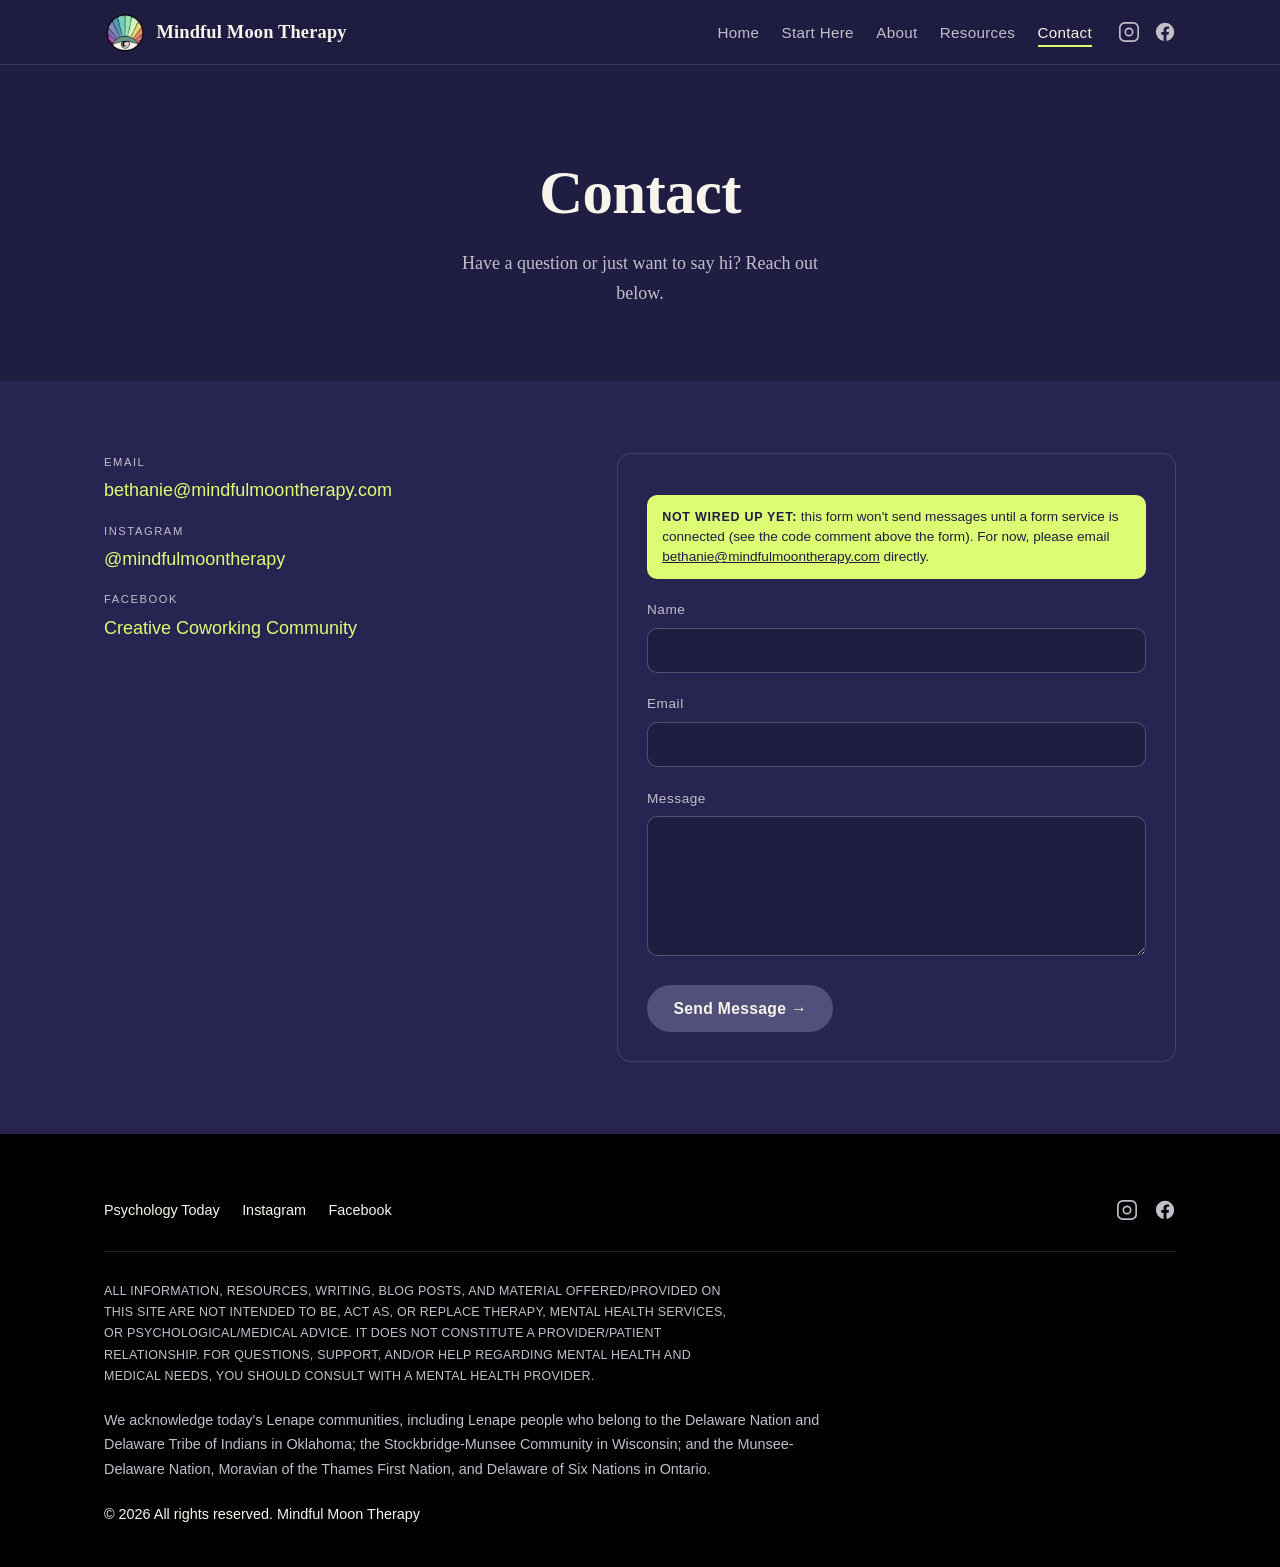
<file: contact.html>
<!DOCTYPE html>
<html lang="en">
<head>
  <meta charset="UTF-8" />
  <meta name="viewport" content="width=device-width, initial-scale=1.0" />
  <title>Contact — Mindful Moon Therapy</title>
  <meta name="description" content="Get in touch with Mindful Moon Therapy — email, Instagram, and Facebook." />
  <link rel="icon" href="images/web/logo.png" />
  <link rel="stylesheet" href="styles.css" />
</head>
<body>

  <!-- ============================================================
       SITE HEADER  (identical on every page — keep in sync)
       Only the .is-active nav link changes per page.
       ============================================================ -->
  <header class="site-header">
    <div class="site-header__inner">
      <a class="brand" href="index.html">
        <img src="images/web/logo.png" alt="Mindful Moon Therapy logo" />
        <span class="brand__name">Mindful Moon Therapy</span>
      </a>
      <button class="nav__toggle" aria-label="Open menu" aria-expanded="false" aria-controls="site-nav">
        <svg viewBox="0 0 24 24" fill="none" stroke="currentColor" stroke-width="2" stroke-linecap="round"><line x1="3" y1="6" x2="21" y2="6"/><line x1="3" y1="12" x2="21" y2="12"/><line x1="3" y1="18" x2="21" y2="18"/></svg>
      </button>
      <nav class="nav" id="site-nav">
        <ul class="nav__links">
          <li><a href="index.html">Home</a></li>
          <li><a href="start-here.html">Start Here</a></li>
          <li><a href="about.html">About</a></li>
          <li><a href="resources.html">Resources</a></li>
          <li><a href="contact.html" class="is-active">Contact</a></li>
        </ul>
        <div class="nav__social">
          <a href="http://www.instagram.com/mindfulmoontherapy" target="_blank" rel="noopener" aria-label="Instagram">
            <svg viewBox="0 0 24 24" fill="none" stroke="currentColor" stroke-width="1.8"><rect x="2" y="2" width="20" height="20" rx="5.5"/><circle cx="12" cy="12" r="4"/><line x1="17.5" y1="6.5" x2="17.5" y2="6.5" stroke-width="2.2"/></svg>
          </a>
          <a href="https://www.facebook.com/groups/creativecoworkingcommunity" target="_blank" rel="noopener" aria-label="Facebook">
            <svg viewBox="0 0 24 24" fill="currentColor"><path d="M22 12a10 10 0 1 0-11.56 9.88v-6.99H7.9V12h2.54V9.8c0-2.5 1.49-3.89 3.78-3.89 1.09 0 2.24.2 2.24.2v2.46h-1.26c-1.24 0-1.63.77-1.63 1.56V12h2.78l-.44 2.89h-2.34v6.99A10 10 0 0 0 22 12z"/></svg>
          </a>
        </div>
      </nav>
    </div>
  </header>
  <!-- ==== /SITE HEADER ==== -->

  <main>

    <section class="hero hero--center">
      <div class="wrap hero__inner">
        <h1>Contact</h1>
        <!-- PLACEHOLDER: intro line — Bethanie to rewrite -->
        <p class="hero__body" style="margin-left:auto;margin-right:auto;">Have a question or just want to say hi? Reach out below.</p>
      </div>
    </section>

    <section class="section section--alt">
      <div class="wrap">
        <div class="contact-grid">

          <div>
            <div class="contact-details">
              <div>
                <span class="label">Email</span>
                <a href="mailto:bethanie@mindfulmoontherapy.com">bethanie@mindfulmoontherapy.com</a>
              </div>
              <div>
                <span class="label">Instagram</span>
                <a href="http://www.instagram.com/mindfulmoontherapy" target="_blank" rel="noopener">@mindfulmoontherapy</a>
              </div>
              <div>
                <span class="label">Facebook</span>
                <a href="https://www.facebook.com/groups/creativecoworkingcommunity" target="_blank" rel="noopener">Creative Coworking Community</a>
              </div>
            </div>
          </div>

          <div>
            <!-- =========================================================
                 PLACEHOLDER CONTACT FORM
                 This is a STATIC site and cannot send email by itself.
                 The form below will NOT send anything until you connect a
                 form service. To activate it:
                   1. Create a free endpoint at https://formspree.io
                      (or Getform, Basin, Netlify Forms, etc.)
                   2. Replace YOUR_FORM_ID below in the action="" attribute.
                 Until then, submitting does nothing — no fake success shown.
                 ========================================================= -->
            <form class="form" action="https://formspree.io/f/YOUR_FORM_ID" method="POST">
              <p class="note"><strong>Not wired up yet:</strong> this form won't send messages until a form service is connected (see the code comment above the form). For now, please email <a href="mailto:bethanie@mindfulmoontherapy.com" style="color:inherit;text-decoration:underline;">bethanie@mindfulmoontherapy.com</a> directly.</p>
              <div class="field">
                <label for="name">Name</label>
                <input type="text" id="name" name="name" autocomplete="name" />
              </div>
              <div class="field">
                <label for="email">Email</label>
                <input type="email" id="email" name="email" autocomplete="email" />
              </div>
              <div class="field">
                <label for="message">Message</label>
                <textarea id="message" name="message"></textarea>
              </div>
              <button type="submit" class="btn">Send Message →</button>
            </form>
          </div>

        </div>
      </div>
    </section>

  </main>

  <!-- ============================================================
       SITE FOOTER  (identical on every page — keep in sync)
       ============================================================ -->
  <footer class="site-footer">
    <div class="wrap">
      <div class="site-footer__top">
        <div class="site-footer__links">
          <a href="https://www.psychologytoday.com/profile/1605744" target="_blank" rel="noopener">Psychology Today</a>
          <a href="http://www.instagram.com/mindfulmoontherapy" target="_blank" rel="noopener">Instagram</a>
          <a href="https://www.facebook.com/groups/creativecoworkingcommunity" target="_blank" rel="noopener">Facebook</a>
        </div>
        <div class="site-footer__social">
          <a href="http://www.instagram.com/mindfulmoontherapy" target="_blank" rel="noopener" aria-label="Instagram">
            <svg viewBox="0 0 24 24" fill="none" stroke="currentColor" stroke-width="1.8"><rect x="2" y="2" width="20" height="20" rx="5.5"/><circle cx="12" cy="12" r="4"/><line x1="17.5" y1="6.5" x2="17.5" y2="6.5" stroke-width="2.2"/></svg>
          </a>
          <a href="https://www.facebook.com/groups/creativecoworkingcommunity" target="_blank" rel="noopener" aria-label="Facebook">
            <svg viewBox="0 0 24 24" fill="currentColor"><path d="M22 12a10 10 0 1 0-11.56 9.88v-6.99H7.9V12h2.54V9.8c0-2.5 1.49-3.89 3.78-3.89 1.09 0 2.24.2 2.24.2v2.46h-1.26c-1.24 0-1.63.77-1.63 1.56V12h2.78l-.44 2.89h-2.34v6.99A10 10 0 0 0 22 12z"/></svg>
          </a>
        </div>
      </div>
      <div class="site-footer__legal">
        <p class="disclaimer">ALL INFORMATION, RESOURCES, WRITING, BLOG POSTS, AND MATERIAL OFFERED/PROVIDED ON THIS SITE ARE NOT INTENDED TO BE, ACT AS, OR REPLACE THERAPY, MENTAL HEALTH SERVICES, OR PSYCHOLOGICAL/MEDICAL ADVICE. IT DOES NOT CONSTITUTE A PROVIDER/PATIENT RELATIONSHIP. FOR QUESTIONS, SUPPORT, AND/OR HELP REGARDING MENTAL HEALTH AND MEDICAL NEEDS, YOU SHOULD CONSULT WITH A MENTAL HEALTH PROVIDER.</p>
        <p class="land">We acknowledge today's Lenape communities, including Lenape people who belong to the Delaware Nation and Delaware Tribe of Indians in Oklahoma; the Stockbridge-Munsee Community in Wisconsin; and the Munsee-Delaware Nation, Moravian of the Thames First Nation, and Delaware of Six Nations in Ontario.</p>
        <p class="copyright">© 2026 All rights reserved. Mindful Moon Therapy</p>
      </div>
    </div>
  </footer>
  <!-- ==== /SITE FOOTER ==== -->

  <!-- Mobile nav toggle (identical on every page — keep in sync) -->
  <script>
    (function () {
      var toggle = document.querySelector('.nav__toggle');
      var nav = document.getElementById('site-nav');
      if (!toggle || !nav) return;
      toggle.addEventListener('click', function () {
        var open = nav.classList.toggle('is-open');
        toggle.setAttribute('aria-expanded', open ? 'true' : 'false');
        toggle.setAttribute('aria-label', open ? 'Close menu' : 'Open menu');
      });
    })();
  </script>

</body>
</html>
</file>
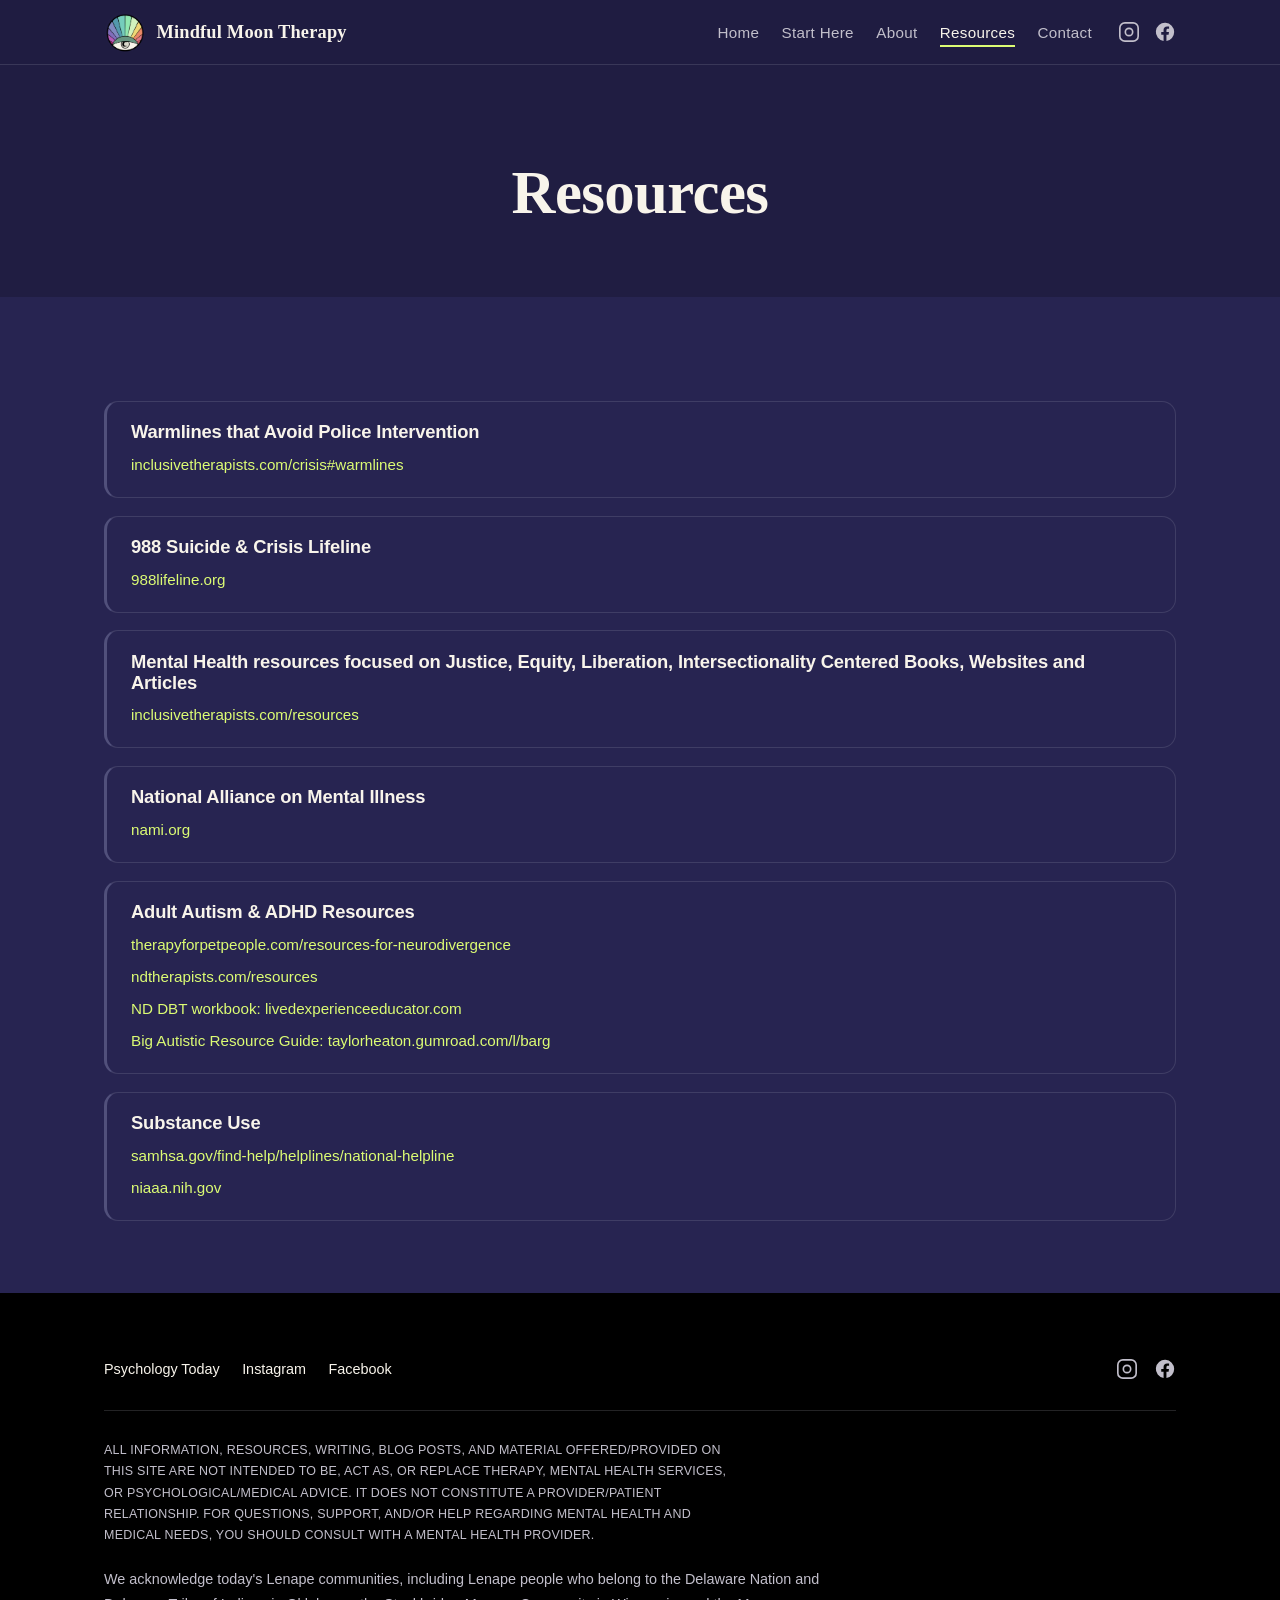
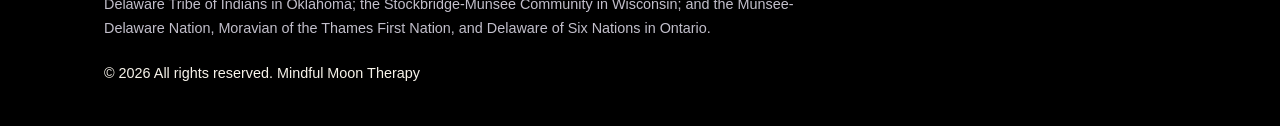
<file: resources.html>
<!DOCTYPE html>
<html lang="en">
<head>
  <meta charset="UTF-8" />
  <meta name="viewport" content="width=device-width, initial-scale=1.0" />
  <title>Resources — Mindful Moon Therapy</title>
  <meta name="description" content="Mental health, crisis, neurodivergence, and substance use resources gathered by Mindful Moon Therapy." />
  <link rel="icon" href="images/web/logo.png" />
  <link rel="stylesheet" href="styles.css" />
</head>
<body>

  <!-- ============================================================
       SITE HEADER  (identical on every page — keep in sync)
       Only the .is-active nav link changes per page.
       ============================================================ -->
  <header class="site-header">
    <div class="site-header__inner">
      <a class="brand" href="index.html">
        <img src="images/web/logo.png" alt="Mindful Moon Therapy logo" />
        <span class="brand__name">Mindful Moon Therapy</span>
      </a>
      <button class="nav__toggle" aria-label="Open menu" aria-expanded="false" aria-controls="site-nav">
        <svg viewBox="0 0 24 24" fill="none" stroke="currentColor" stroke-width="2" stroke-linecap="round"><line x1="3" y1="6" x2="21" y2="6"/><line x1="3" y1="12" x2="21" y2="12"/><line x1="3" y1="18" x2="21" y2="18"/></svg>
      </button>
      <nav class="nav" id="site-nav">
        <ul class="nav__links">
          <li><a href="index.html">Home</a></li>
          <li><a href="start-here.html">Start Here</a></li>
          <li><a href="about.html">About</a></li>
          <li><a href="resources.html" class="is-active">Resources</a></li>
          <li><a href="contact.html">Contact</a></li>
        </ul>
        <div class="nav__social">
          <a href="http://www.instagram.com/mindfulmoontherapy" target="_blank" rel="noopener" aria-label="Instagram">
            <svg viewBox="0 0 24 24" fill="none" stroke="currentColor" stroke-width="1.8"><rect x="2" y="2" width="20" height="20" rx="5.5"/><circle cx="12" cy="12" r="4"/><line x1="17.5" y1="6.5" x2="17.5" y2="6.5" stroke-width="2.2"/></svg>
          </a>
          <a href="https://www.facebook.com/groups/creativecoworkingcommunity" target="_blank" rel="noopener" aria-label="Facebook">
            <svg viewBox="0 0 24 24" fill="currentColor"><path d="M22 12a10 10 0 1 0-11.56 9.88v-6.99H7.9V12h2.54V9.8c0-2.5 1.49-3.89 3.78-3.89 1.09 0 2.24.2 2.24.2v2.46h-1.26c-1.24 0-1.63.77-1.63 1.56V12h2.78l-.44 2.89h-2.34v6.99A10 10 0 0 0 22 12z"/></svg>
          </a>
        </div>
      </nav>
    </div>
  </header>
  <!-- ==== /SITE HEADER ==== -->

  <main>

    <section class="hero hero--center">
      <div class="wrap hero__inner">
        <h1>Resources</h1>
      </div>
    </section>

    <section class="section section--alt">
      <div class="wrap">
        <div class="resource-list">

          <article class="resource">
            <h3>Warmlines that Avoid Police Intervention</h3>
            <div class="resource__links">
              <a href="https://www.inclusivetherapists.com/crisis#warmlines" target="_blank" rel="noopener">inclusivetherapists.com/crisis#warmlines</a>
            </div>
          </article>

          <article class="resource">
            <h3>988 Suicide &amp; Crisis Lifeline</h3>
            <div class="resource__links">
              <a href="https://988lifeline.org/" target="_blank" rel="noopener">988lifeline.org</a>
            </div>
          </article>

          <article class="resource">
            <h3>Mental Health resources focused on Justice, Equity, Liberation, Intersectionality Centered Books, Websites and Articles</h3>
            <div class="resource__links">
              <a href="https://www.inclusivetherapists.com/resources" target="_blank" rel="noopener">inclusivetherapists.com/resources</a>
            </div>
          </article>

          <article class="resource">
            <h3>National Alliance on Mental Illness</h3>
            <div class="resource__links">
              <a href="https://www.nami.org" target="_blank" rel="noopener">nami.org</a>
            </div>
          </article>

          <article class="resource">
            <h3>Adult Autism &amp; ADHD Resources</h3>
            <div class="resource__links">
              <a href="https://therapyforpetpeople.com/resources-for-neurodivergence" target="_blank" rel="noopener">therapyforpetpeople.com/resources-for-neurodivergence</a>
              <a href="https://ndtherapists.com/resources/" target="_blank" rel="noopener">ndtherapists.com/resources</a>
              <a href="https://www.livedexperienceeducator.com/store/p/neurodivergent-friendly-workbook-of-dbt-skills" target="_blank" rel="noopener">ND DBT workbook: livedexperienceeducator.com</a>
              <a href="https://taylorheaton.gumroad.com/l/barg" target="_blank" rel="noopener">Big Autistic Resource Guide: taylorheaton.gumroad.com/l/barg</a>
            </div>
          </article>

          <article class="resource">
            <h3>Substance Use</h3>
            <div class="resource__links">
              <a href="https://www.samhsa.gov/find-help/helplines/national-helpline" target="_blank" rel="noopener">samhsa.gov/find-help/helplines/national-helpline</a>
              <a href="https://www.niaaa.nih.gov/" target="_blank" rel="noopener">niaaa.nih.gov</a>
            </div>
          </article>

        </div>
      </div>
    </section>

  </main>

  <!-- ============================================================
       SITE FOOTER  (identical on every page — keep in sync)
       ============================================================ -->
  <footer class="site-footer">
    <div class="wrap">
      <div class="site-footer__top">
        <div class="site-footer__links">
          <a href="https://www.psychologytoday.com/profile/1605744" target="_blank" rel="noopener">Psychology Today</a>
          <a href="http://www.instagram.com/mindfulmoontherapy" target="_blank" rel="noopener">Instagram</a>
          <a href="https://www.facebook.com/groups/creativecoworkingcommunity" target="_blank" rel="noopener">Facebook</a>
        </div>
        <div class="site-footer__social">
          <a href="http://www.instagram.com/mindfulmoontherapy" target="_blank" rel="noopener" aria-label="Instagram">
            <svg viewBox="0 0 24 24" fill="none" stroke="currentColor" stroke-width="1.8"><rect x="2" y="2" width="20" height="20" rx="5.5"/><circle cx="12" cy="12" r="4"/><line x1="17.5" y1="6.5" x2="17.5" y2="6.5" stroke-width="2.2"/></svg>
          </a>
          <a href="https://www.facebook.com/groups/creativecoworkingcommunity" target="_blank" rel="noopener" aria-label="Facebook">
            <svg viewBox="0 0 24 24" fill="currentColor"><path d="M22 12a10 10 0 1 0-11.56 9.88v-6.99H7.9V12h2.54V9.8c0-2.5 1.49-3.89 3.78-3.89 1.09 0 2.24.2 2.24.2v2.46h-1.26c-1.24 0-1.63.77-1.63 1.56V12h2.78l-.44 2.89h-2.34v6.99A10 10 0 0 0 22 12z"/></svg>
          </a>
        </div>
      </div>
      <div class="site-footer__legal">
        <p class="disclaimer">ALL INFORMATION, RESOURCES, WRITING, BLOG POSTS, AND MATERIAL OFFERED/PROVIDED ON THIS SITE ARE NOT INTENDED TO BE, ACT AS, OR REPLACE THERAPY, MENTAL HEALTH SERVICES, OR PSYCHOLOGICAL/MEDICAL ADVICE. IT DOES NOT CONSTITUTE A PROVIDER/PATIENT RELATIONSHIP. FOR QUESTIONS, SUPPORT, AND/OR HELP REGARDING MENTAL HEALTH AND MEDICAL NEEDS, YOU SHOULD CONSULT WITH A MENTAL HEALTH PROVIDER.</p>
        <p class="land">We acknowledge today's Lenape communities, including Lenape people who belong to the Delaware Nation and Delaware Tribe of Indians in Oklahoma; the Stockbridge-Munsee Community in Wisconsin; and the Munsee-Delaware Nation, Moravian of the Thames First Nation, and Delaware of Six Nations in Ontario.</p>
        <p class="copyright">© 2026 All rights reserved. Mindful Moon Therapy</p>
      </div>
    </div>
  </footer>
  <!-- ==== /SITE FOOTER ==== -->

  <!-- Mobile nav toggle (identical on every page — keep in sync) -->
  <script>
    (function () {
      var toggle = document.querySelector('.nav__toggle');
      var nav = document.getElementById('site-nav');
      if (!toggle || !nav) return;
      toggle.addEventListener('click', function () {
        var open = nav.classList.toggle('is-open');
        toggle.setAttribute('aria-expanded', open ? 'true' : 'false');
        toggle.setAttribute('aria-label', open ? 'Close menu' : 'Open menu');
      });
    })();
  </script>

</body>
</html>
</file>
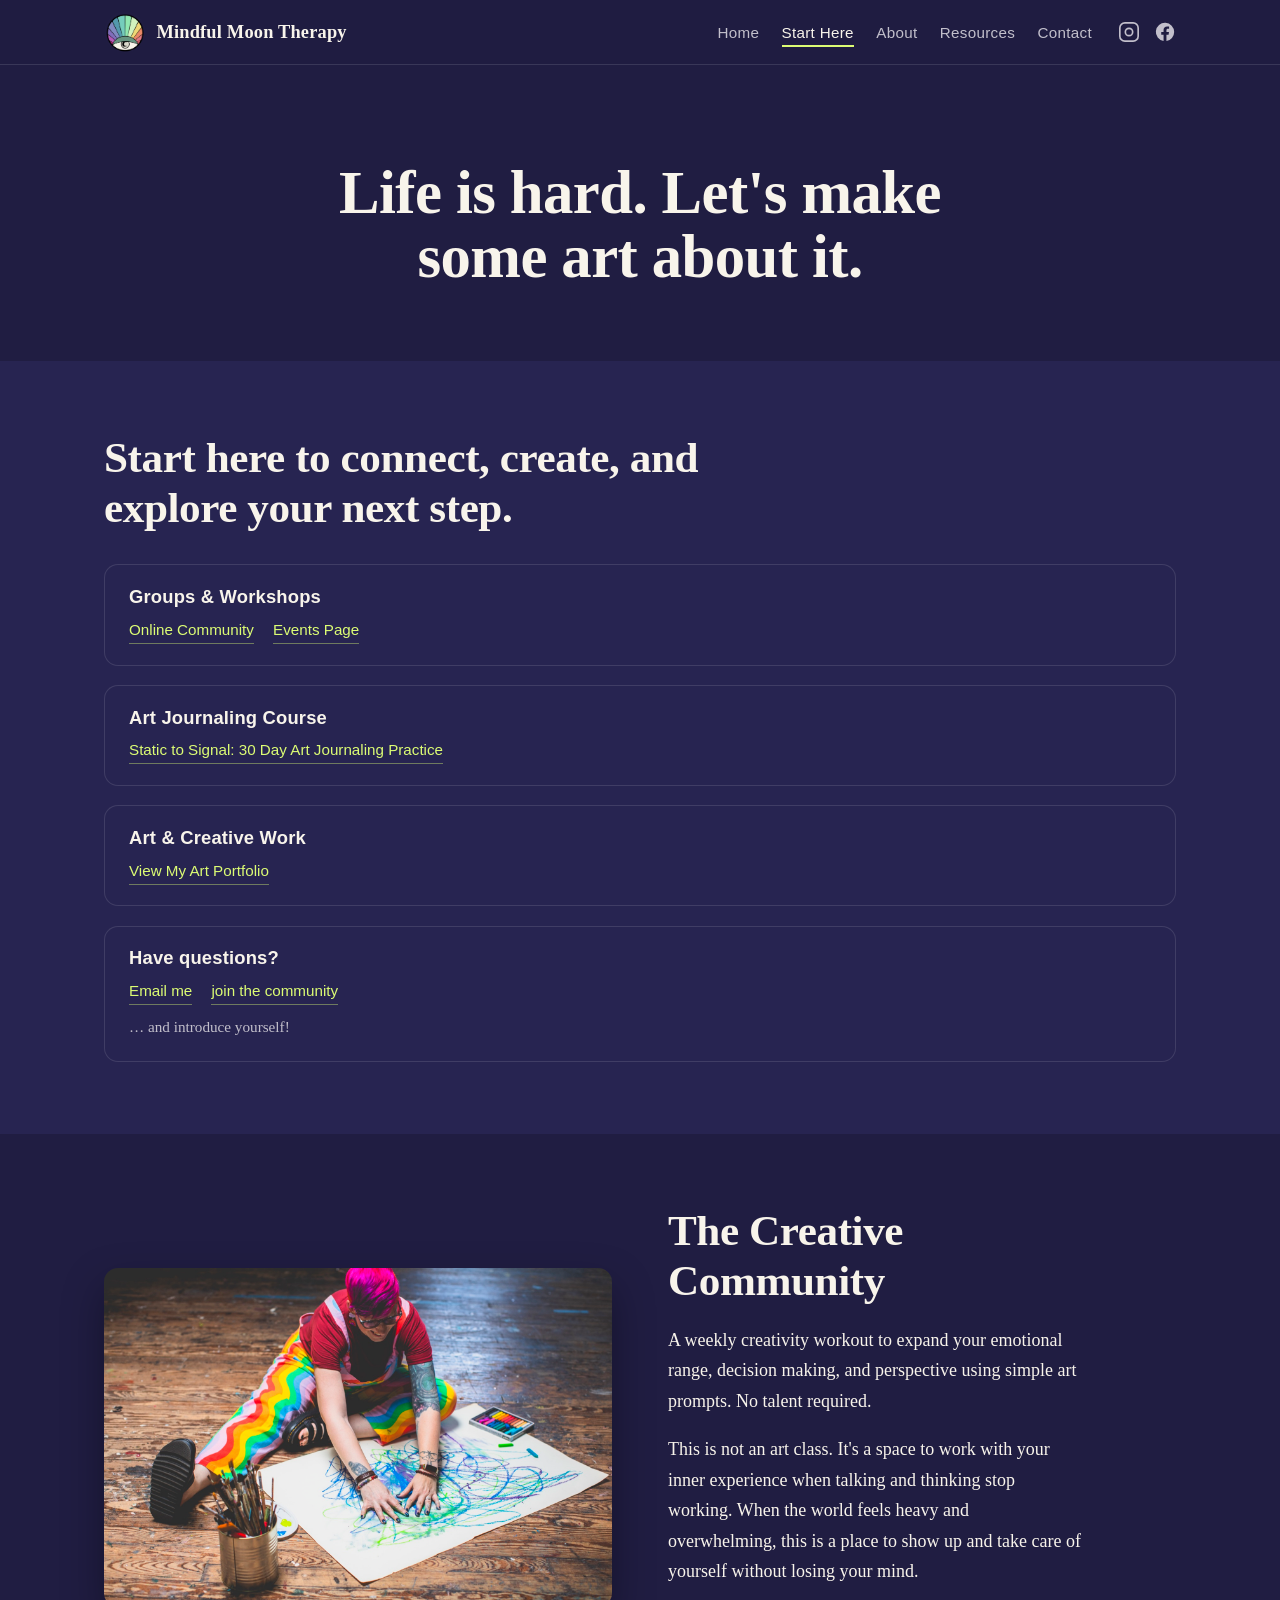
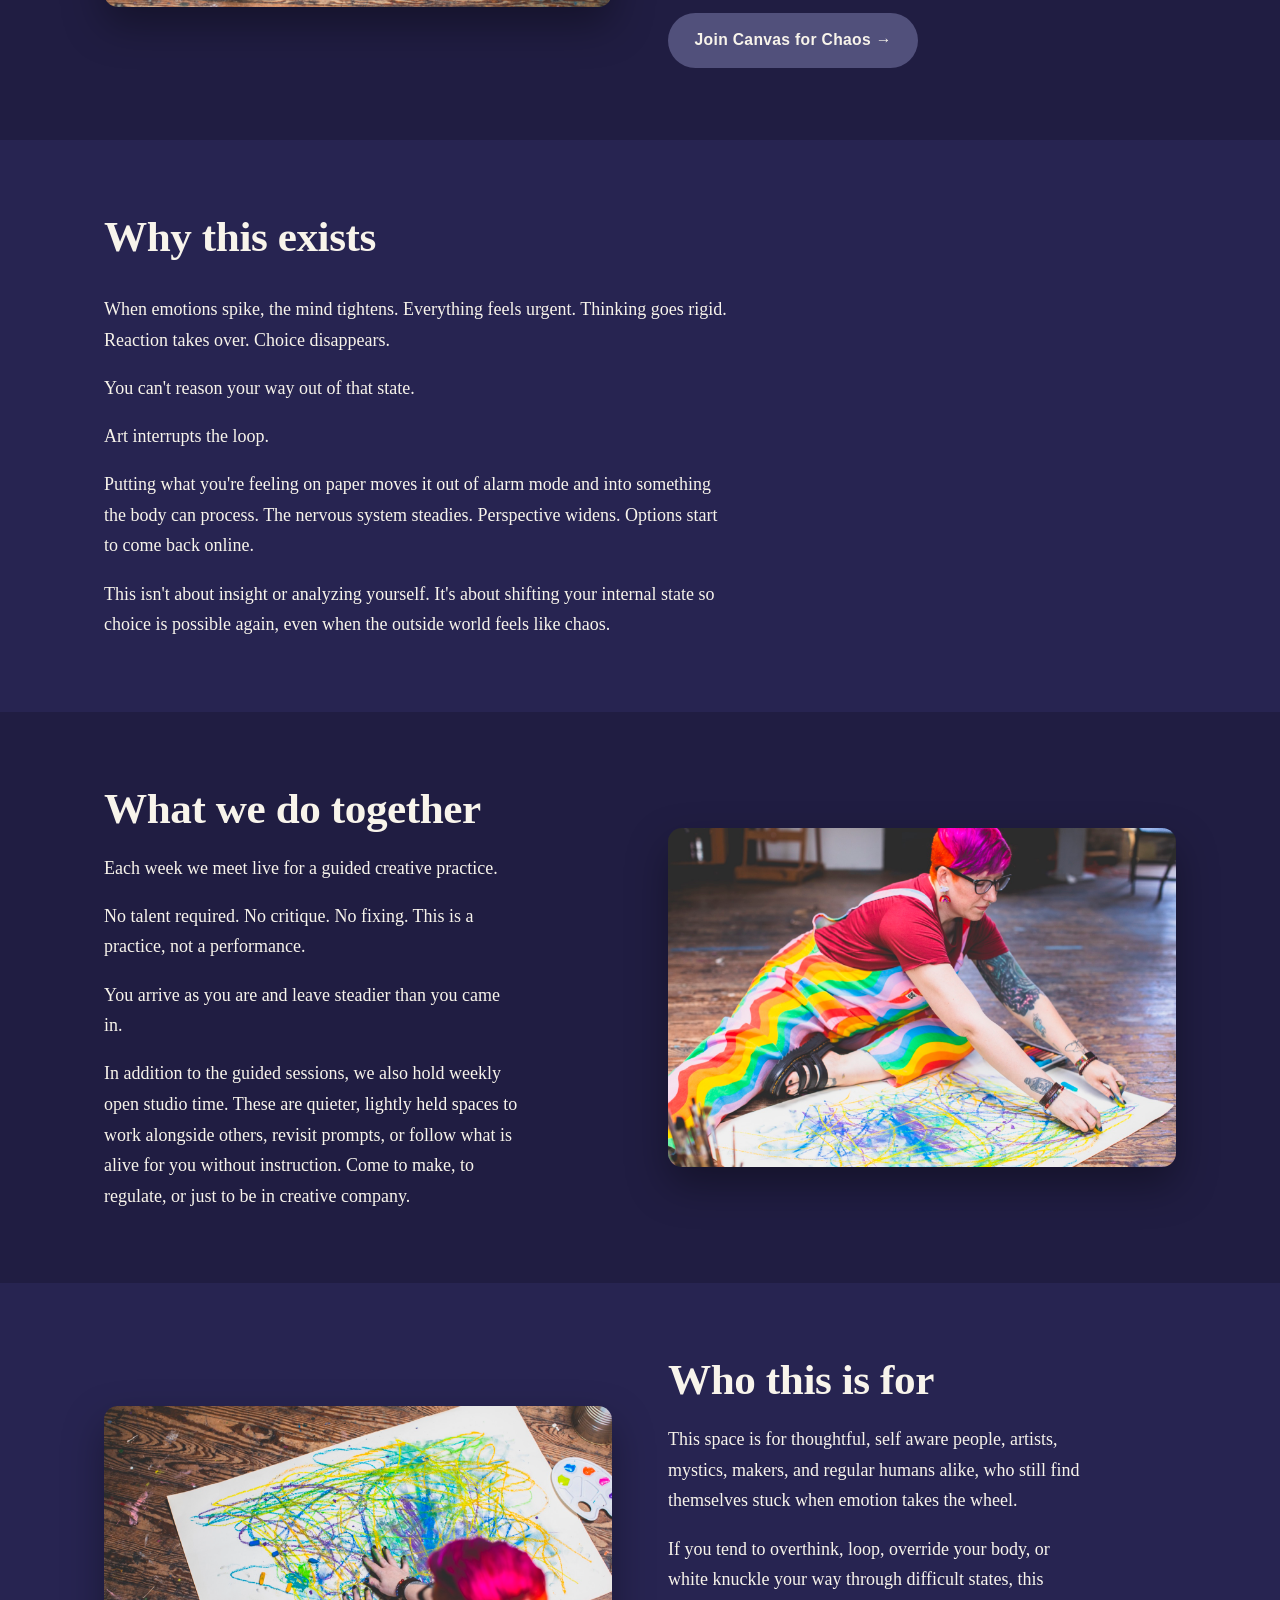
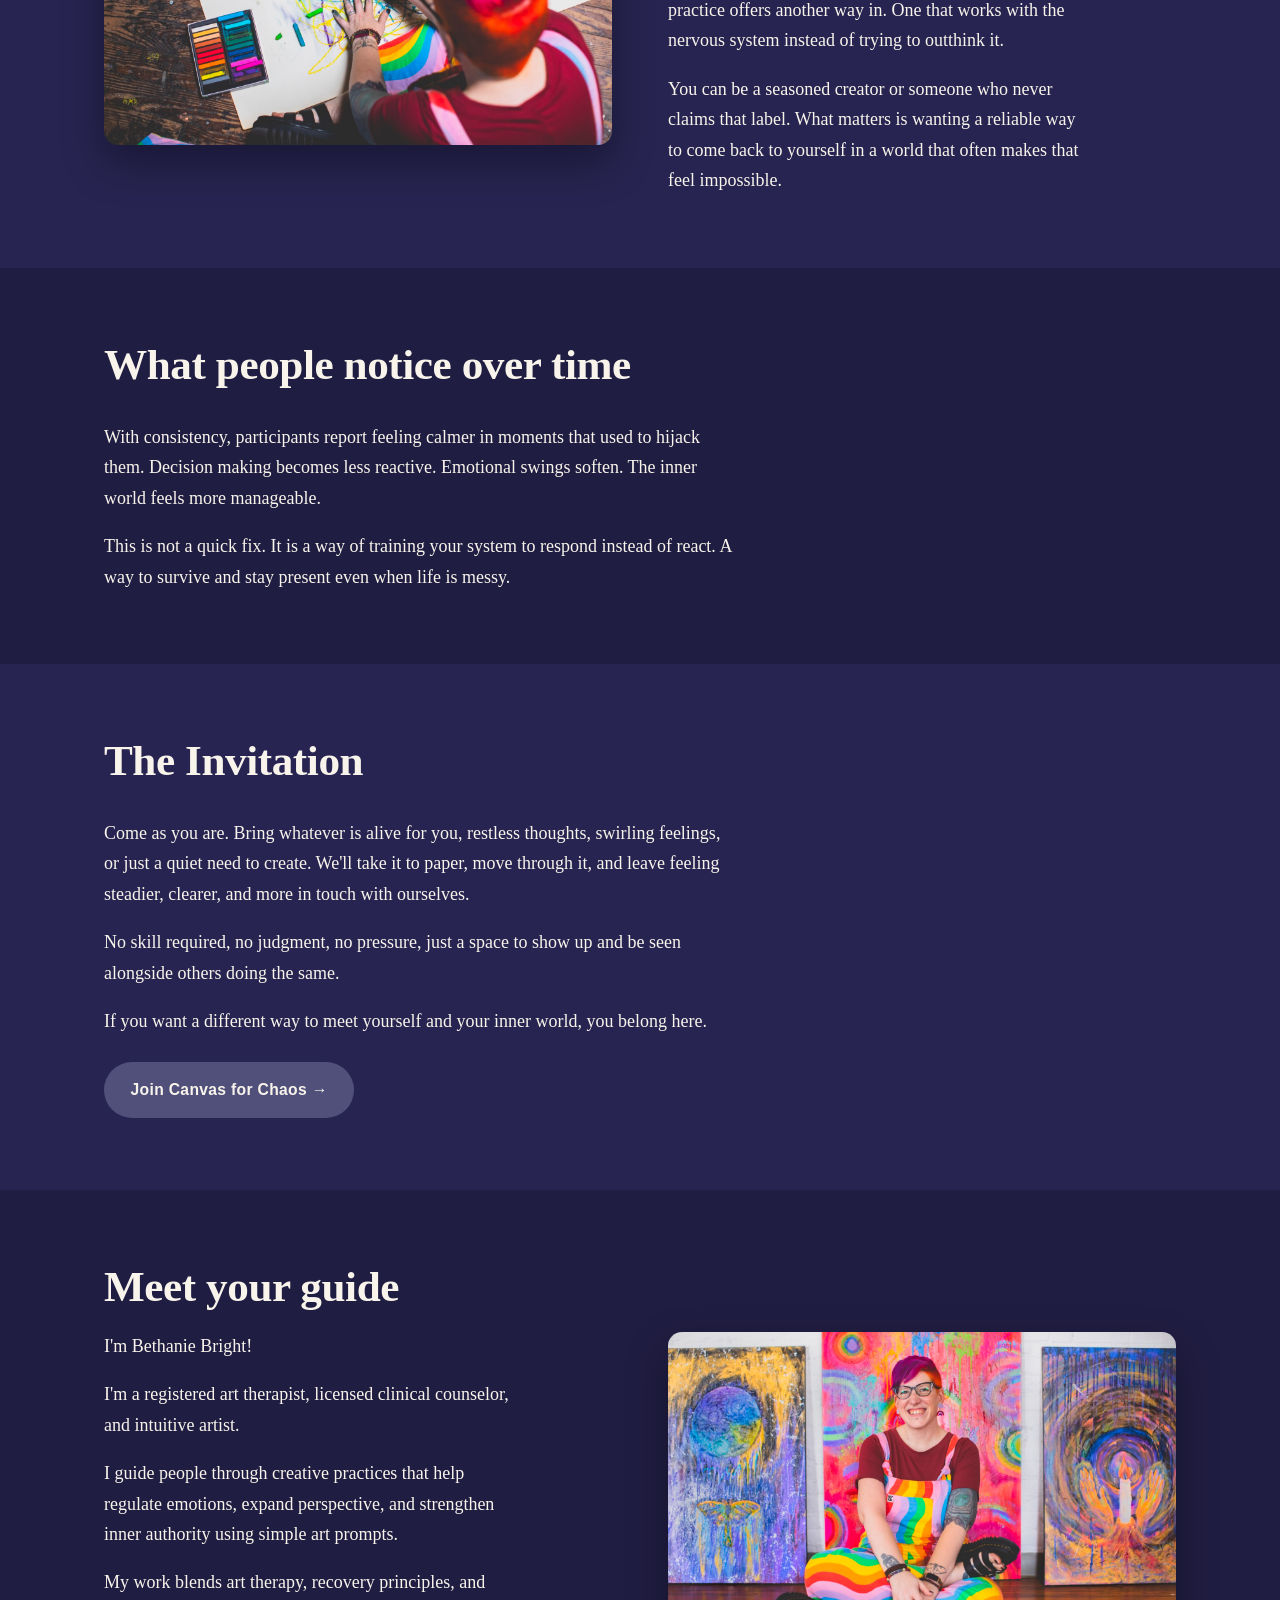
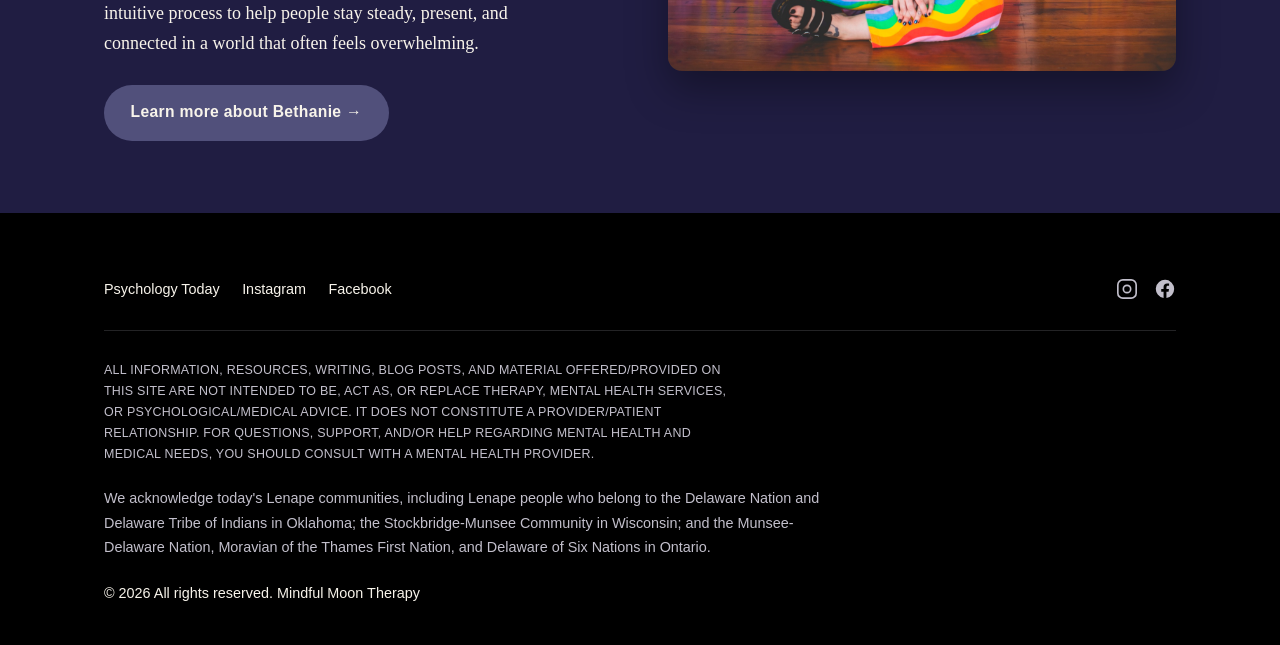
<file: start-here.html>
<!DOCTYPE html>
<html lang="en">
<head>
  <meta charset="UTF-8" />
  <meta name="viewport" content="width=device-width, initial-scale=1.0" />
  <title>Start Here — Mindful Moon Therapy</title>
  <meta name="description" content="Start here to connect, create, and explore your next step with Mindful Moon Therapy." />
  <link rel="icon" href="images/web/logo.png" />
  <link rel="stylesheet" href="styles.css" />
</head>
<body>

  <!-- ============================================================
       SITE HEADER  (identical on every page — keep in sync)
       Only the .is-active nav link changes per page.
       ============================================================ -->
  <header class="site-header">
    <div class="site-header__inner">
      <a class="brand" href="index.html">
        <img src="images/web/logo.png" alt="Mindful Moon Therapy logo" />
        <span class="brand__name">Mindful Moon Therapy</span>
      </a>
      <button class="nav__toggle" aria-label="Open menu" aria-expanded="false" aria-controls="site-nav">
        <svg viewBox="0 0 24 24" fill="none" stroke="currentColor" stroke-width="2" stroke-linecap="round"><line x1="3" y1="6" x2="21" y2="6"/><line x1="3" y1="12" x2="21" y2="12"/><line x1="3" y1="18" x2="21" y2="18"/></svg>
      </button>
      <nav class="nav" id="site-nav">
        <ul class="nav__links">
          <li><a href="index.html">Home</a></li>
          <li><a href="start-here.html" class="is-active">Start Here</a></li>
          <li><a href="about.html">About</a></li>
          <li><a href="resources.html">Resources</a></li>
          <li><a href="contact.html">Contact</a></li>
        </ul>
        <div class="nav__social">
          <a href="http://www.instagram.com/mindfulmoontherapy" target="_blank" rel="noopener" aria-label="Instagram">
            <svg viewBox="0 0 24 24" fill="none" stroke="currentColor" stroke-width="1.8"><rect x="2" y="2" width="20" height="20" rx="5.5"/><circle cx="12" cy="12" r="4"/><line x1="17.5" y1="6.5" x2="17.5" y2="6.5" stroke-width="2.2"/></svg>
          </a>
          <a href="https://www.facebook.com/groups/creativecoworkingcommunity" target="_blank" rel="noopener" aria-label="Facebook">
            <svg viewBox="0 0 24 24" fill="currentColor"><path d="M22 12a10 10 0 1 0-11.56 9.88v-6.99H7.9V12h2.54V9.8c0-2.5 1.49-3.89 3.78-3.89 1.09 0 2.24.2 2.24.2v2.46h-1.26c-1.24 0-1.63.77-1.63 1.56V12h2.78l-.44 2.89h-2.34v6.99A10 10 0 0 0 22 12z"/></svg>
          </a>
        </div>
      </nav>
    </div>
  </header>
  <!-- ==== /SITE HEADER ==== -->

  <main>

    <!-- 1. HERO -->
    <section class="hero hero--center">
      <div class="wrap hero__inner">
        <h1>Life is hard. Let's make some art about it.</h1>
      </div>
    </section>

    <!-- 2. QUICK LINKS -->
    <section class="section section--alt">
      <div class="wrap">
        <div class="section__head">
          <h2>Start here to connect, create, and explore your next step.</h2>
        </div>
        <div class="linkset">
          <div class="linkset__item">
            <h3>Groups &amp; Workshops</h3>
            <div class="linkset__links">
              <a href="https://www.skool.com/portals-8012/about" target="_blank" rel="noopener">Online Community</a>
              <a href="https://lu.ma/MindfulMoon" target="_blank" rel="noopener">Events Page</a>
            </div>
          </div>
          <div class="linkset__item">
            <h3>Art Journaling Course</h3>
            <div class="linkset__links">
              <!-- TEMPORARY Squarespace link — "Static to Signal" course page not yet rebuilt -->
              <a href="https://www.mindfulmoontherapy.com/signal-1" target="_blank" rel="noopener">Static to Signal: 30 Day Art Journaling Practice</a>
            </div>
          </div>
          <div class="linkset__item">
            <h3>Art &amp; Creative Work</h3>
            <div class="linkset__links">
              <!-- TEMPORARY Squarespace link — points to existing portfolio until the portfolio page is built -->
              <a href="https://www.mindfulmoontherapy.com/portfolio" target="_blank" rel="noopener">View My Art Portfolio</a>
            </div>
          </div>
          <div class="linkset__item">
            <h3>Have questions?</h3>
            <div class="linkset__links">
              <a href="mailto:bethanie@mindfulmoontherapy.com">Email me</a>
              <a href="https://www.skool.com/portals-8012/about?ref=13fd2dba53664a0ba59c782fded572d1" target="_blank" rel="noopener">join the community</a>
            </div>
            <p class="lead" style="margin-top:0.6rem; font-size:0.95rem;">&hellip; and introduce yourself!</p>
          </div>
        </div>
      </div>
    </section>

    <!-- 3. THE CREATIVE COMMUNITY -->
    <section class="section">
      <div class="wrap split">
        <div class="split__media">
          <img src="images/web/photo-7644.jpg" alt="Bethanie sitting on the floor beside a large scribbled drawing" />
        </div>
        <div class="split__body">
          <h2>The Creative Community</h2>
          <div class="prose" style="margin-top:1.2rem;">
            <p>A weekly creativity workout to expand your emotional range, decision making, and perspective using simple art prompts. No talent required.</p>
            <p>This is not an art class. It's a space to work with your inner experience when talking and thinking stop working. When the world feels heavy and overwhelming, this is a place to show up and take care of yourself without losing your mind.</p>
          </div>
          <p style="margin-top:1.6rem;"><a class="btn" href="https://www.skool.com/portals-8012/about?ref=13fd2dba53664a0ba59c782fded572d1" target="_blank" rel="noopener">Join Canvas for Chaos →</a></p>
        </div>
      </div>
    </section>

    <!-- 4. WHY THIS EXISTS -->
    <section class="section section--alt">
      <div class="wrap">
        <div class="section__head">
          <h2>Why this exists</h2>
        </div>
        <div class="prose" style="max-width:70ch;">
          <p>When emotions spike, the mind tightens. Everything feels urgent. Thinking goes rigid. Reaction takes over. Choice disappears.</p>
          <p>You can't reason your way out of that state.</p>
          <p>Art interrupts the loop.</p>
          <p>Putting what you're feeling on paper moves it out of alarm mode and into something the body can process. The nervous system steadies. Perspective widens. Options start to come back online.</p>
          <p>This isn't about insight or analyzing yourself. It's about shifting your internal state so choice is possible again, even when the outside world feels like chaos.</p>
        </div>
      </div>
    </section>

    <!-- 5. WHAT WE DO TOGETHER -->
    <section class="section">
      <div class="wrap split split--reverse">
        <div class="split__media">
          <img src="images/web/photo-7662.jpg" alt="Bethanie leaning over a large drawing on the studio floor" />
        </div>
        <div class="split__body">
          <h2>What we do together</h2>
          <div class="prose" style="margin-top:1.2rem;">
            <p>Each week we meet live for a guided creative practice.</p>
            <p>No talent required. No critique. No fixing. This is a practice, not a performance.</p>
            <p>You arrive as you are and leave steadier than you came in.</p>
            <p>In addition to the guided sessions, we also hold weekly open studio time. These are quieter, lightly held spaces to work alongside others, revisit prompts, or follow what is alive for you without instruction. Come to make, to regulate, or just to be in creative company.</p>
          </div>
        </div>
      </div>
    </section>

    <!-- 6. WHO THIS IS FOR -->
    <section class="section section--alt">
      <div class="wrap split">
        <div class="split__media">
          <img src="images/web/photo-7681.jpg" alt="Overhead view of hands resting on a colorful scribble drawing" />
        </div>
        <div class="split__body">
          <h2>Who this is for</h2>
          <div class="prose" style="margin-top:1.2rem;">
            <p>This space is for thoughtful, self aware people, artists, mystics, makers, and regular humans alike, who still find themselves stuck when emotion takes the wheel.</p>
            <p>If you tend to overthink, loop, override your body, or white knuckle your way through difficult states, this practice offers another way in. One that works with the nervous system instead of trying to outthink it.</p>
            <p>You can be a seasoned creator or someone who never claims that label. What matters is wanting a reliable way to come back to yourself in a world that often makes that feel impossible.</p>
          </div>
        </div>
      </div>
    </section>

    <!-- 7. WHAT PEOPLE NOTICE OVER TIME -->
    <section class="section">
      <div class="wrap">
        <div class="section__head">
          <h2>What people notice over time</h2>
        </div>
        <div class="prose" style="max-width:70ch;">
          <p>With consistency, participants report feeling calmer in moments that used to hijack them. Decision making becomes less reactive. Emotional swings soften. The inner world feels more manageable.</p>
          <p>This is not a quick fix. It is a way of training your system to respond instead of react. A way to survive and stay present even when life is messy.</p>
        </div>
      </div>
    </section>

    <!-- 8. THE INVITATION -->
    <section class="section section--alt">
      <div class="wrap">
        <div class="section__head">
          <h2>The Invitation</h2>
        </div>
        <div class="prose" style="max-width:70ch;">
          <p>Come as you are. Bring whatever is alive for you, restless thoughts, swirling feelings, or just a quiet need to create. We'll take it to paper, move through it, and leave feeling steadier, clearer, and more in touch with ourselves.</p>
          <p>No skill required, no judgment, no pressure, just a space to show up and be seen alongside others doing the same.</p>
          <p>If you want a different way to meet yourself and your inner world, you belong here.</p>
        </div>
        <p style="margin-top:1.6rem;"><a class="btn" href="https://www.skool.com/portals-8012/about?ref=13fd2dba53664a0ba59c782fded572d1" target="_blank" rel="noopener">Join Canvas for Chaos →</a></p>
      </div>
    </section>

    <!-- 9. MEET YOUR GUIDE -->
    <section class="section">
      <div class="wrap split split--reverse">
        <div class="split__media">
          <img src="images/web/photo-7550.jpg" alt="Bethanie sitting cross-legged and smiling, paintings behind her" />
        </div>
        <div class="split__body">
          <h2>Meet your guide</h2>
          <div class="prose" style="margin-top:1.2rem;">
            <p>I'm Bethanie Bright!</p>
            <p>I'm a registered art therapist, licensed clinical counselor, and intuitive artist.</p>
            <p>I guide people through creative practices that help regulate emotions, expand perspective, and strengthen inner authority using simple art prompts.</p>
            <p>My work blends art therapy, recovery principles, and intuitive process to help people stay steady, present, and connected in a world that often feels overwhelming.</p>
          </div>
          <p style="margin-top:1.6rem;"><a class="btn" href="about.html">Learn more about Bethanie →</a></p>
        </div>
      </div>
    </section>

  </main>

  <!-- ============================================================
       SITE FOOTER  (identical on every page — keep in sync)
       ============================================================ -->
  <footer class="site-footer">
    <div class="wrap">
      <div class="site-footer__top">
        <div class="site-footer__links">
          <a href="https://www.psychologytoday.com/profile/1605744" target="_blank" rel="noopener">Psychology Today</a>
          <a href="http://www.instagram.com/mindfulmoontherapy" target="_blank" rel="noopener">Instagram</a>
          <a href="https://www.facebook.com/groups/creativecoworkingcommunity" target="_blank" rel="noopener">Facebook</a>
        </div>
        <div class="site-footer__social">
          <a href="http://www.instagram.com/mindfulmoontherapy" target="_blank" rel="noopener" aria-label="Instagram">
            <svg viewBox="0 0 24 24" fill="none" stroke="currentColor" stroke-width="1.8"><rect x="2" y="2" width="20" height="20" rx="5.5"/><circle cx="12" cy="12" r="4"/><line x1="17.5" y1="6.5" x2="17.5" y2="6.5" stroke-width="2.2"/></svg>
          </a>
          <a href="https://www.facebook.com/groups/creativecoworkingcommunity" target="_blank" rel="noopener" aria-label="Facebook">
            <svg viewBox="0 0 24 24" fill="currentColor"><path d="M22 12a10 10 0 1 0-11.56 9.88v-6.99H7.9V12h2.54V9.8c0-2.5 1.49-3.89 3.78-3.89 1.09 0 2.24.2 2.24.2v2.46h-1.26c-1.24 0-1.63.77-1.63 1.56V12h2.78l-.44 2.89h-2.34v6.99A10 10 0 0 0 22 12z"/></svg>
          </a>
        </div>
      </div>
      <div class="site-footer__legal">
        <p class="disclaimer">ALL INFORMATION, RESOURCES, WRITING, BLOG POSTS, AND MATERIAL OFFERED/PROVIDED ON THIS SITE ARE NOT INTENDED TO BE, ACT AS, OR REPLACE THERAPY, MENTAL HEALTH SERVICES, OR PSYCHOLOGICAL/MEDICAL ADVICE. IT DOES NOT CONSTITUTE A PROVIDER/PATIENT RELATIONSHIP. FOR QUESTIONS, SUPPORT, AND/OR HELP REGARDING MENTAL HEALTH AND MEDICAL NEEDS, YOU SHOULD CONSULT WITH A MENTAL HEALTH PROVIDER.</p>
        <p class="land">We acknowledge today's Lenape communities, including Lenape people who belong to the Delaware Nation and Delaware Tribe of Indians in Oklahoma; the Stockbridge-Munsee Community in Wisconsin; and the Munsee-Delaware Nation, Moravian of the Thames First Nation, and Delaware of Six Nations in Ontario.</p>
        <p class="copyright">© 2026 All rights reserved. Mindful Moon Therapy</p>
      </div>
    </div>
  </footer>
  <!-- ==== /SITE FOOTER ==== -->

  <!-- Mobile nav toggle (identical on every page — keep in sync) -->
  <script>
    (function () {
      var toggle = document.querySelector('.nav__toggle');
      var nav = document.getElementById('site-nav');
      if (!toggle || !nav) return;
      toggle.addEventListener('click', function () {
        var open = nav.classList.toggle('is-open');
        toggle.setAttribute('aria-expanded', open ? 'true' : 'false');
        toggle.setAttribute('aria-label', open ? 'Close menu' : 'Open menu');
      });
    })();
  </script>

</body>
</html>
</file>
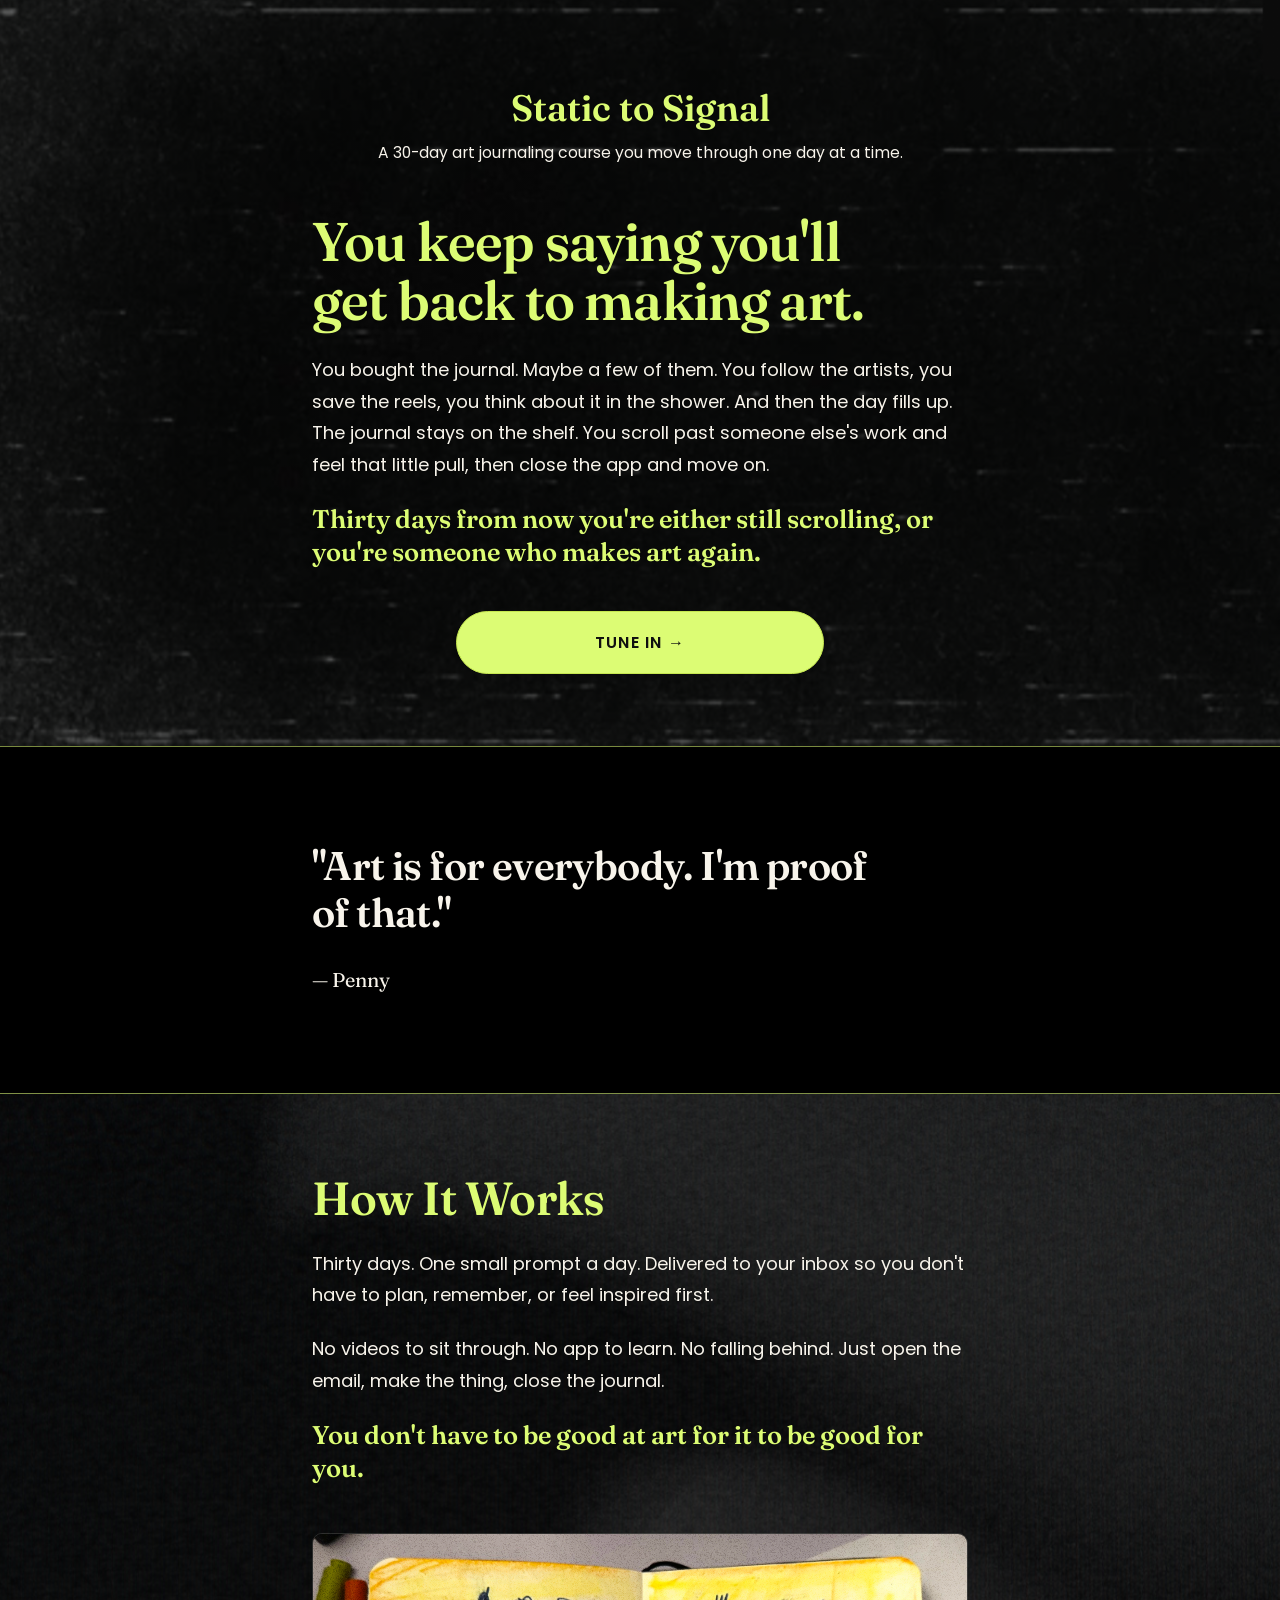
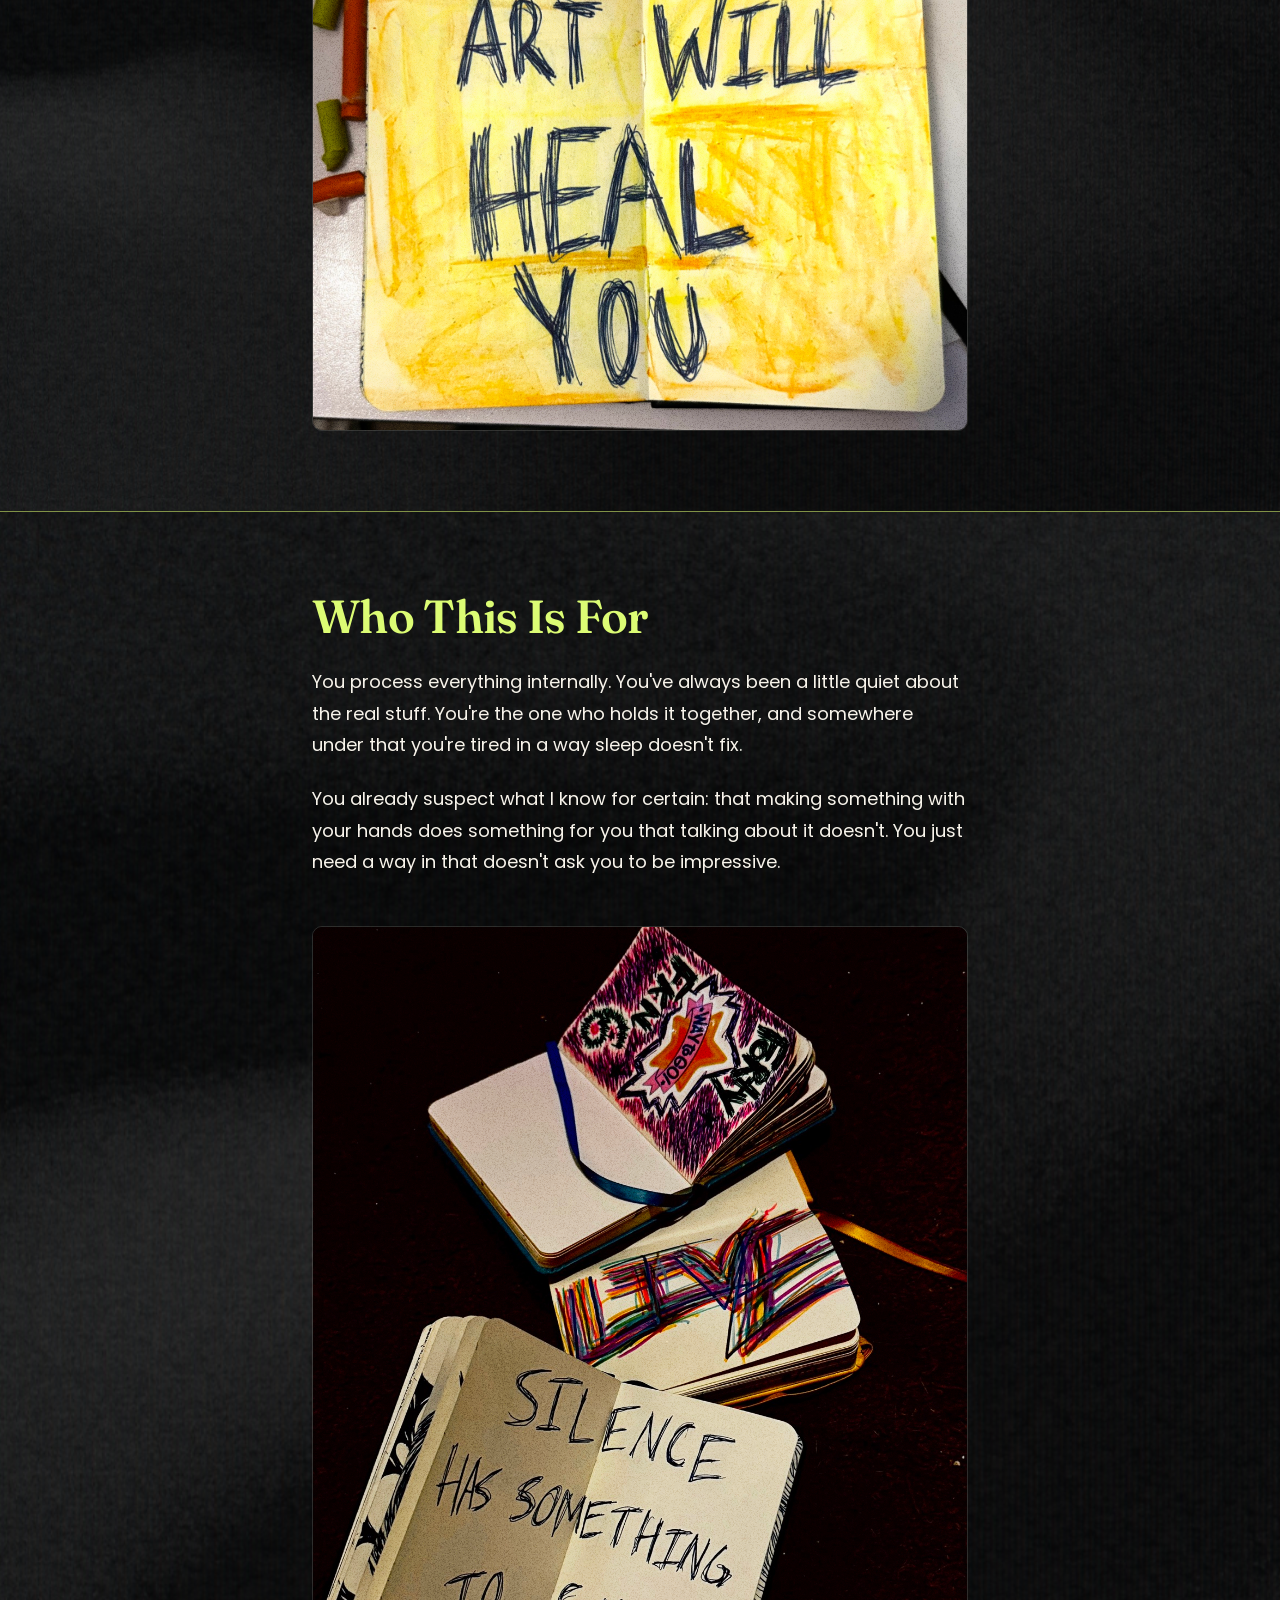
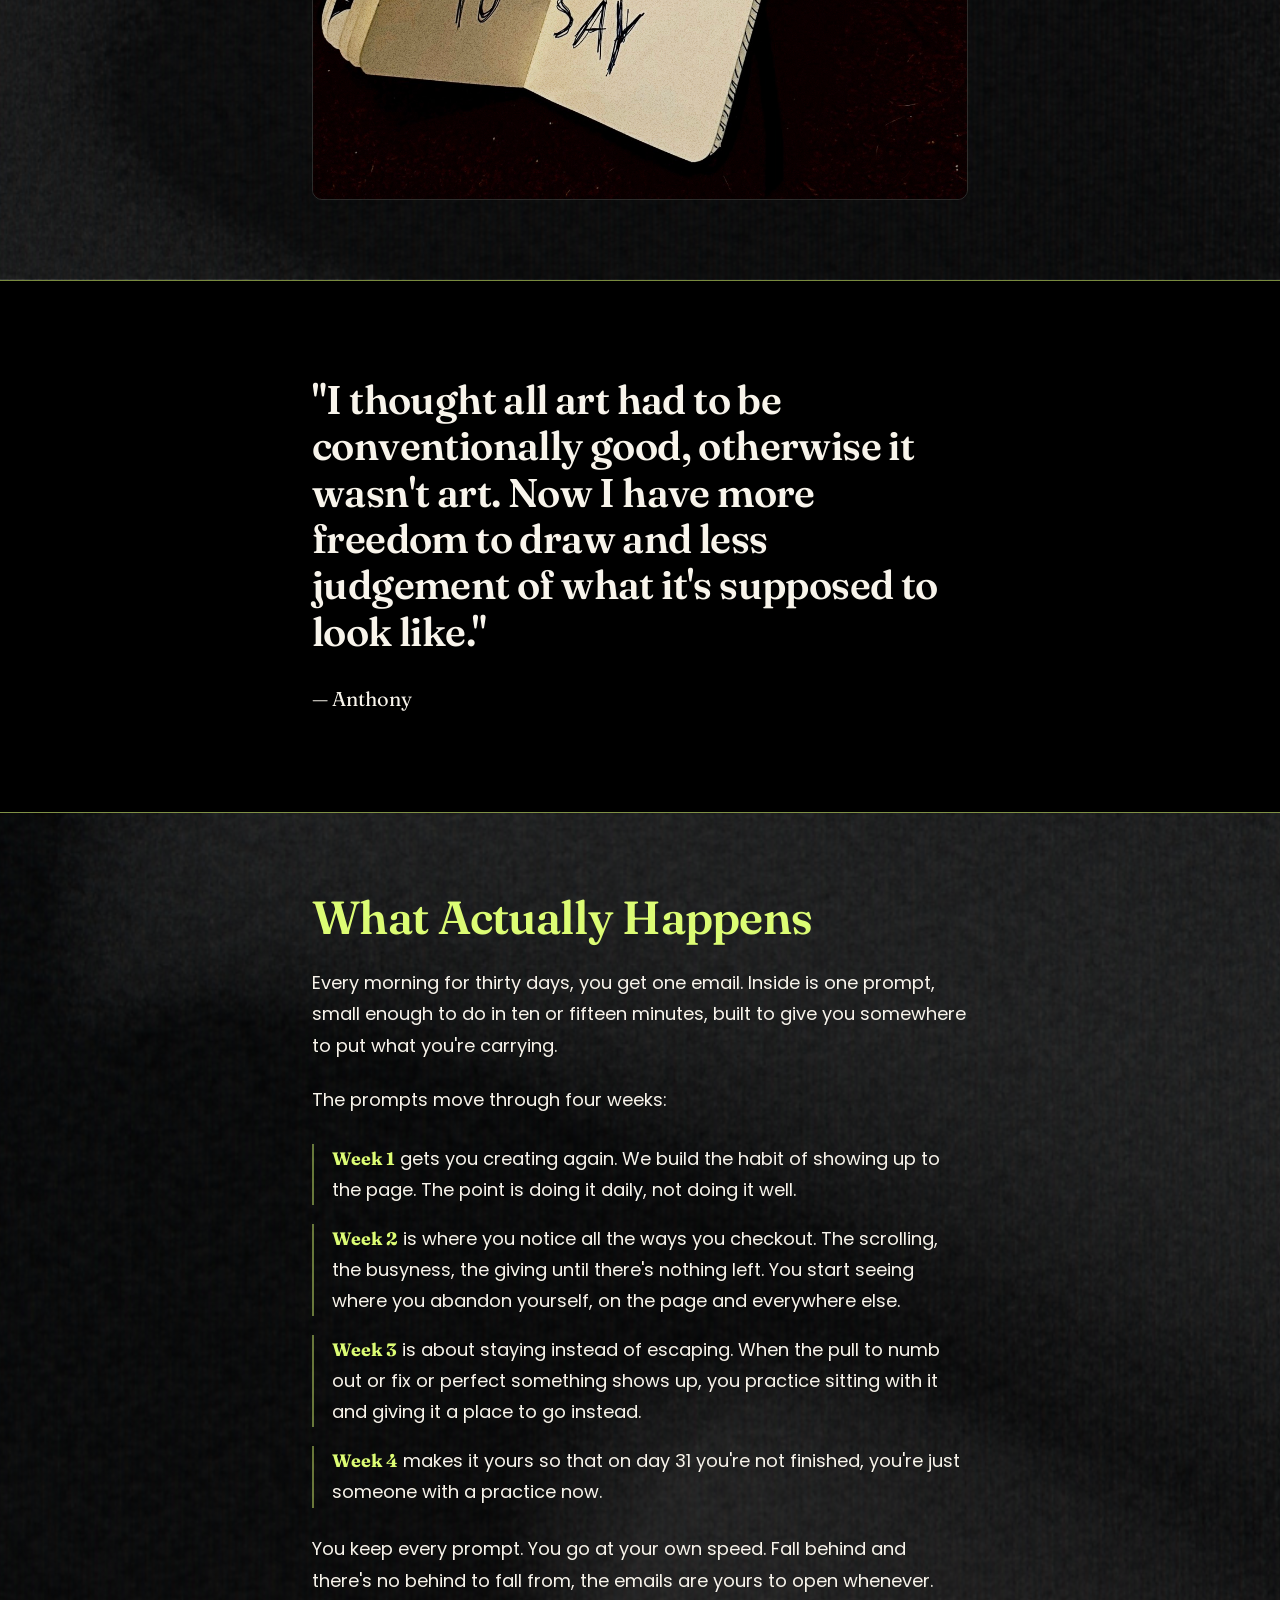
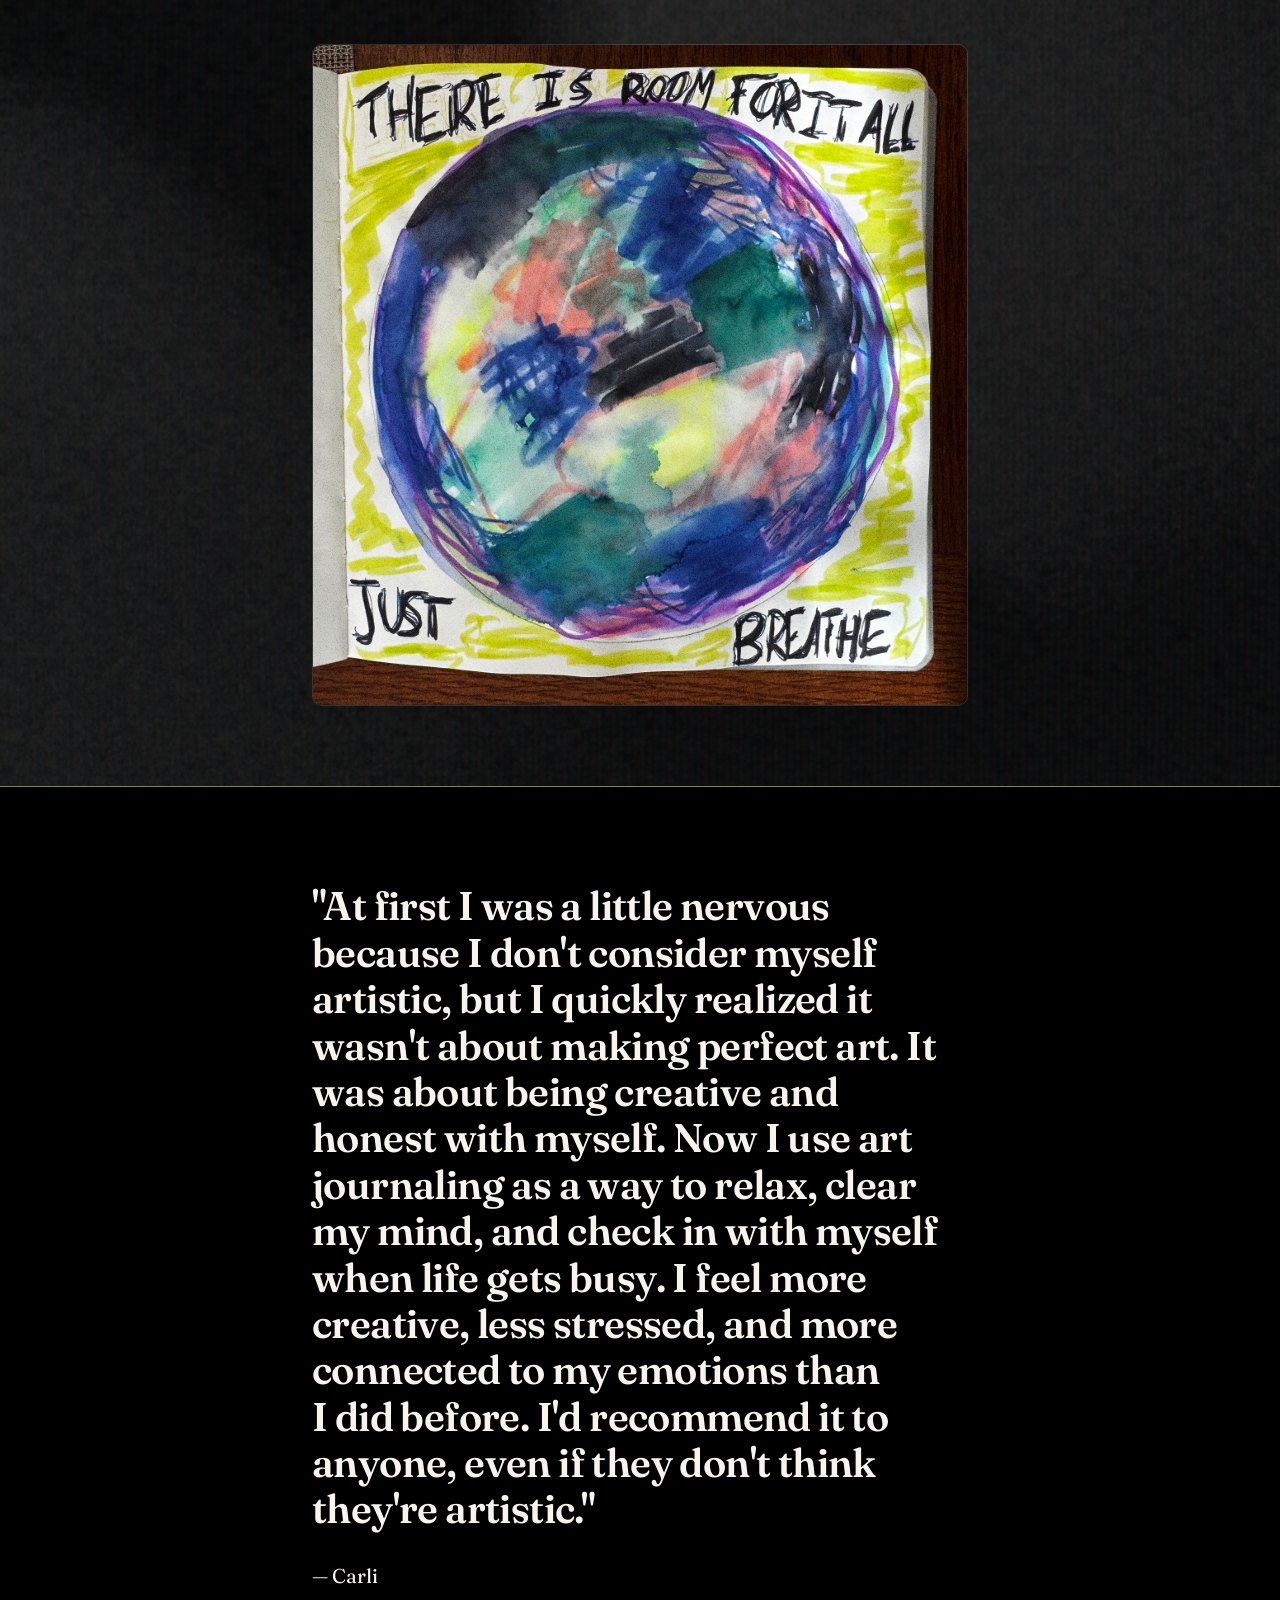
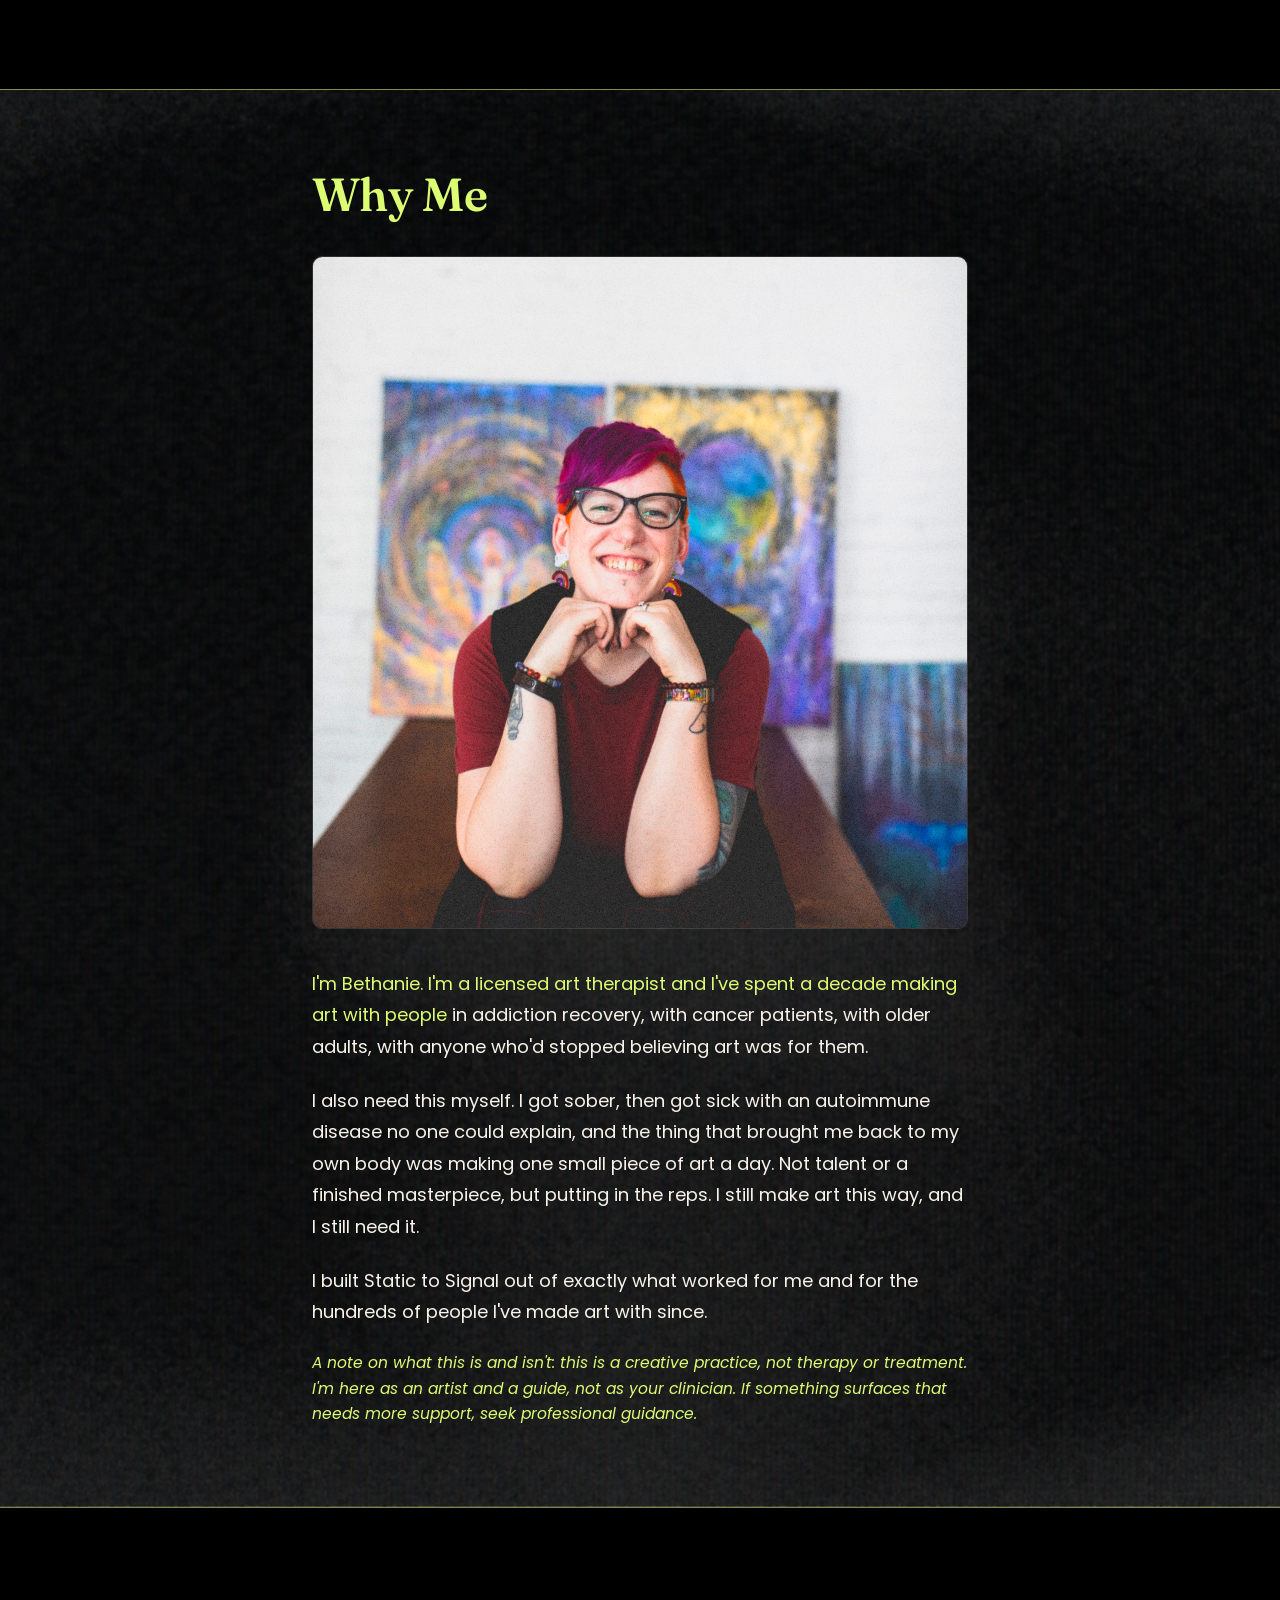
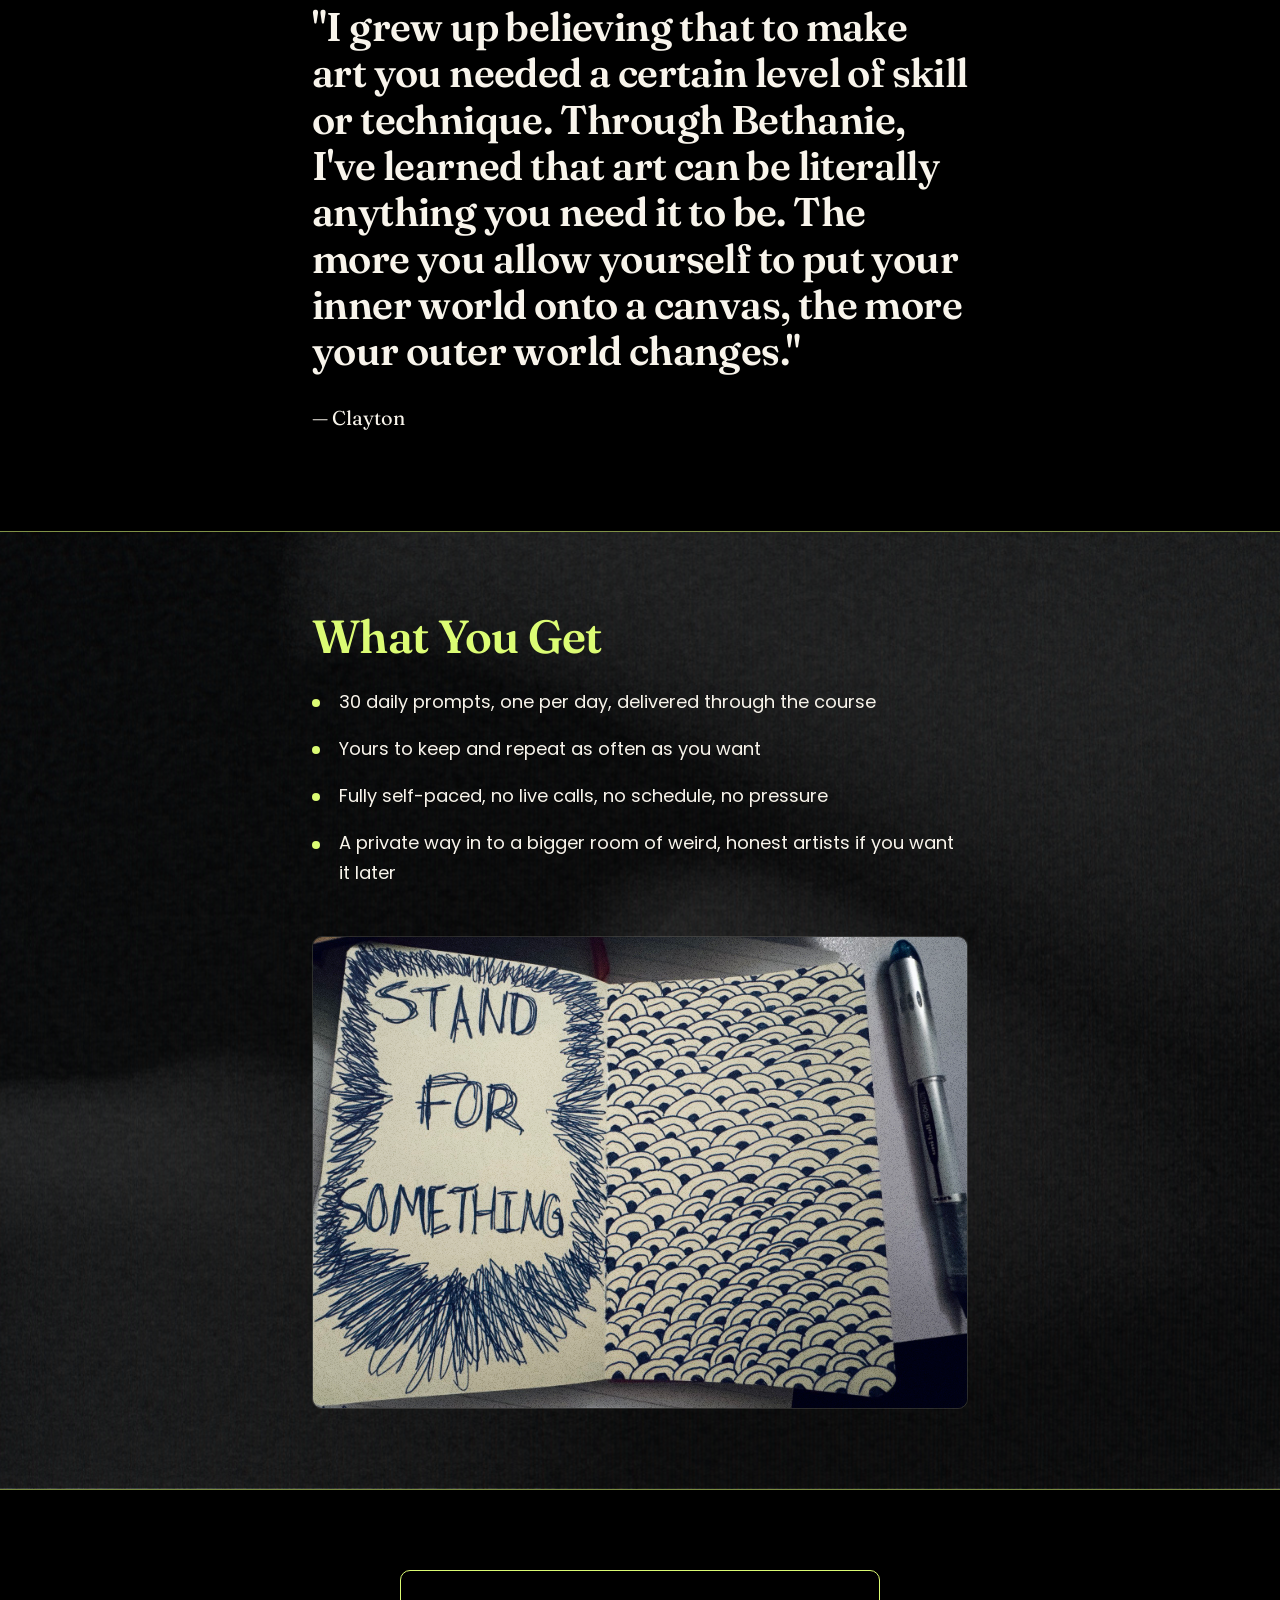
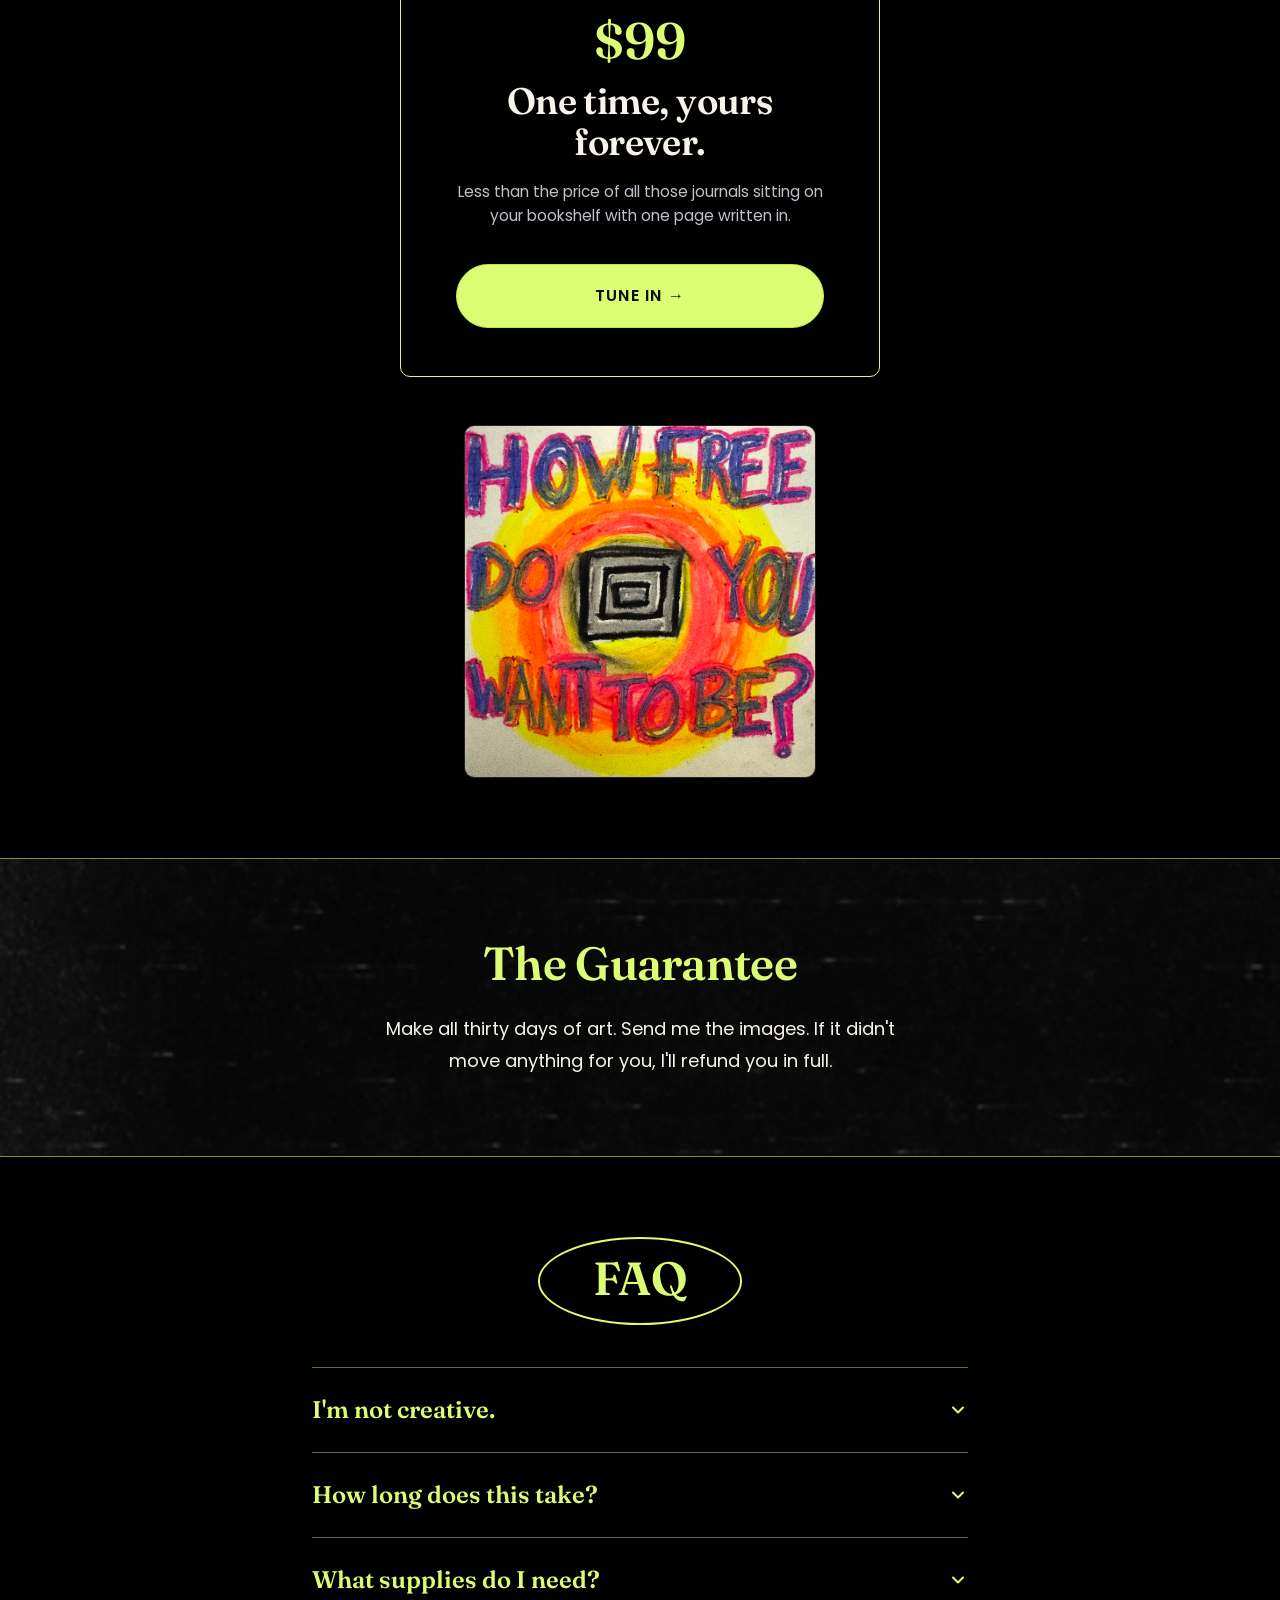
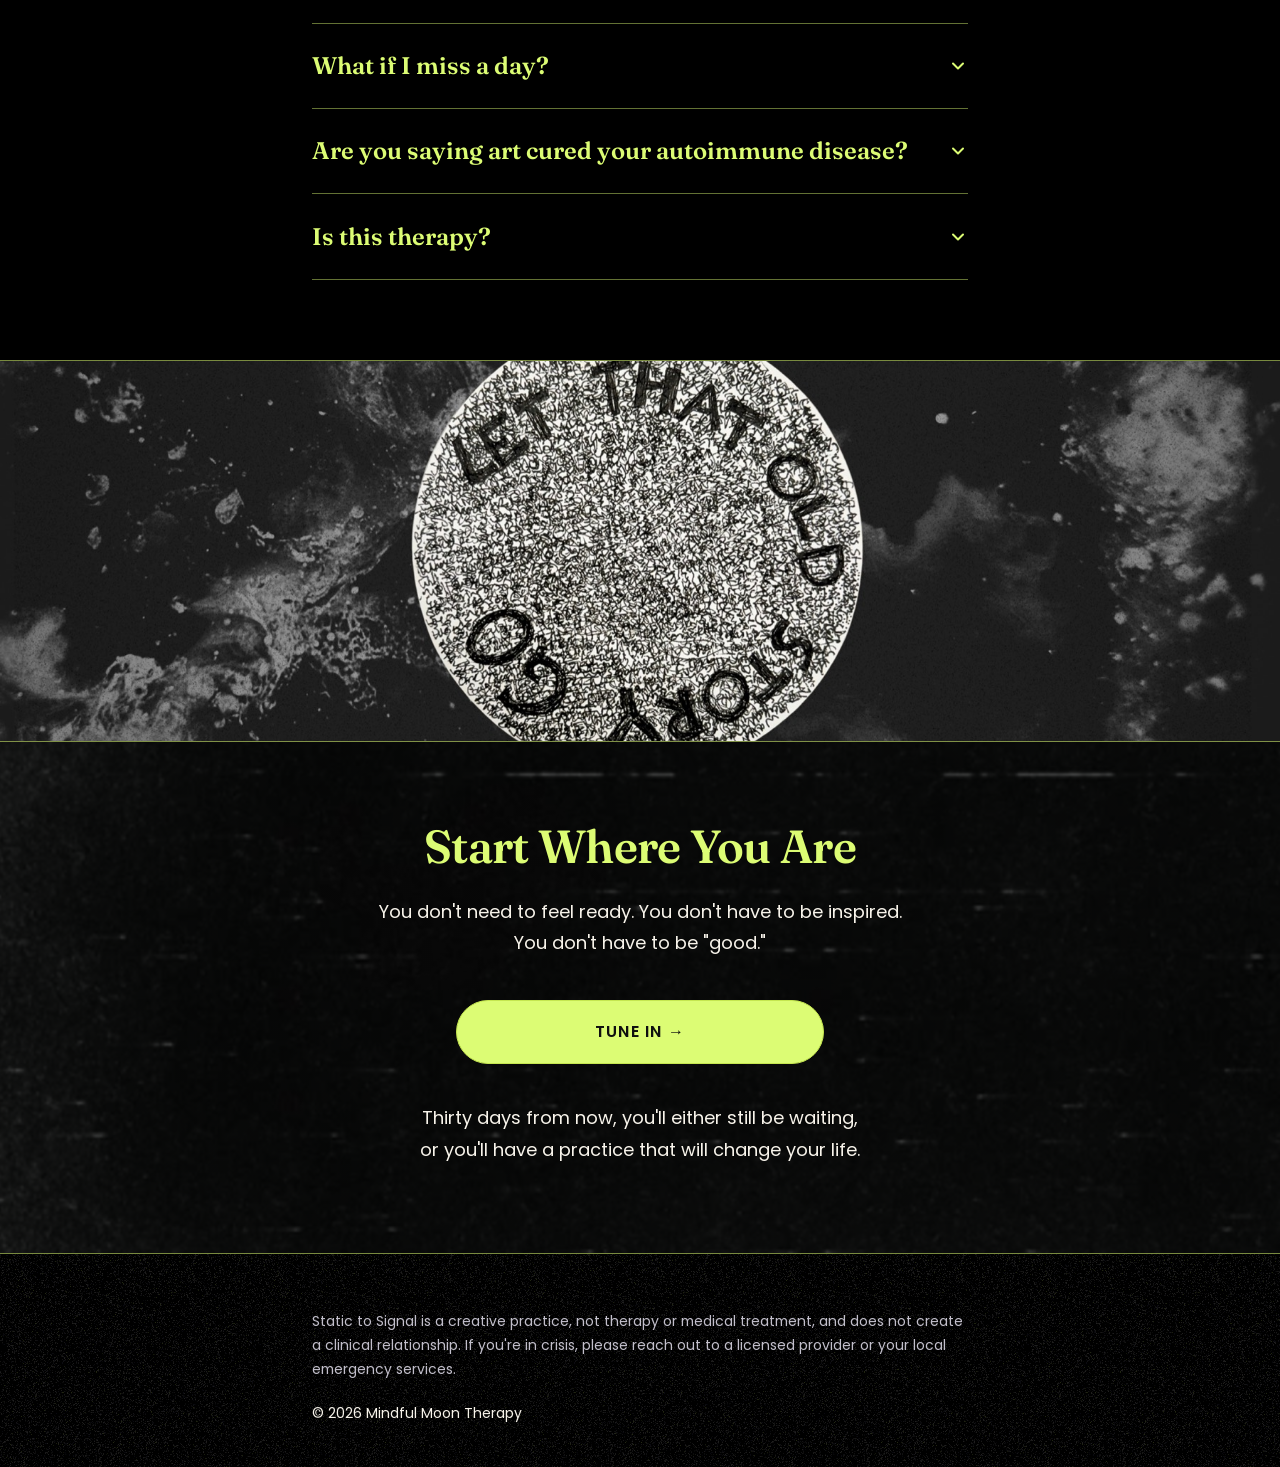
<file: static-to-signal.html>
<!DOCTYPE html>
<html lang="en">
<head>
  <meta charset="UTF-8" />
  <meta name="viewport" content="width=device-width, initial-scale=1.0" />
  <title>Static to Signal — A 30-day art journal challenge</title>
  <meta name="description" content="A 30-day art journal challenge that lands in your inbox, one day at a time. One small prompt a day, self-paced, from Bethanie Bright at Mindful Moon Therapy." />
  <link rel="icon" href="images/web/logo.png" />

  <meta property="og:title" content="Static to Signal — A 30-day art journal challenge" />
  <meta property="og:description" content="Thirty days from now you're either still scrolling, or you're someone who makes art again." />
  <meta property="og:image" content="images/static-to-signal/art-will-heal-you.jpg" />
  <meta property="og:type" content="website" />

  <!-- Fonts: Fraunces (display serif) + Poppins (body) -->
  <link rel="preconnect" href="https://fonts.googleapis.com" />
  <link rel="preconnect" href="https://fonts.gstatic.com" crossorigin />
  <link href="https://fonts.googleapis.com/css2?family=Fraunces:ital,opsz,wght@0,9..144,400;0,9..144,600;0,9..144,700;1,9..144,400&family=Poppins:wght@400;500;600&display=swap" rel="stylesheet" />

  <link rel="stylesheet" href="static-to-signal.css" />
</head>
<body>

  <main>

    <!-- ==================== HERO ==================== -->
    <section class="hero bg-1">
      <div class="wrap">
        <p class="eyebrow">Static to Signal</p>
        <p class="hero__sub">A 30-day art journaling course you move through one day at a time.</p>

        <h1>You keep saying you'll get back to making art.</h1>
        <div class="prose">
          <p>You bought the journal. Maybe a few of them. You follow the artists, you save the reels, you think about it in the shower. And then the day fills up. The journal stays on the shelf. You scroll past someone else's work and feel that little pull, then close the app and move on.</p>
          <p class="emph">Thirty days from now you're either still scrolling, or you're someone who makes art again.</p>
        </div>

        <p class="cta">
          <a class="btn" href="https://buy.stripe.com/bJebJ219R7H284H9UUgMw00">Tune In →</a>
        </p>
      </div>
    </section>

    <!-- ==================== BREAK: Penny ==================== -->
    <section class="break">
      <div class="wrap">
        <blockquote>
          <p>"Art is for everybody. I'm proof of that."</p>
          <cite>— Penny</cite>
        </blockquote>
      </div>
    </section>

    <!-- ==================== How It Works ==================== -->
    <section class="section bg-2">
      <div class="wrap">
        <h2>How It Works</h2>
        <div class="prose">
          <p>Thirty days. One small prompt a day. Delivered to your inbox so you don't have to plan, remember, or feel inspired first.</p>
          <p>No videos to sit through. No app to learn. No falling behind. Just open the email, make the thing, close the journal.</p>
          <p class="emph">You don't have to be good at art for it to be good for you.</p>
        </div>
        <figure class="shot">
          <img src="images/static-to-signal/art-will-heal-you.jpg" width="1600" height="1214" loading="lazy" decoding="async"
               alt="An open art journal washed in yellow oil pastel, with the words ART WILL HEAL YOU scrawled across both pages in heavy dark pen." />
        </figure>
      </div>
    </section>

    <!-- ==================== Who This Is For ==================== -->
    <section class="section bg-3">
      <div class="wrap">
        <h2>Who This Is For</h2>
        <div class="prose">
          <p>You process everything internally. You've always been a little quiet about the real stuff. You're the one who holds it together, and somewhere under that you're tired in a way sleep doesn't fix.</p>
          <p>You already suspect what I know for certain: that making something with your hands does something for you that talking about it doesn't. You just need a way in that doesn't ask you to be impressive.</p>
        </div>
        <figure class="shot">
          <img src="images/static-to-signal/silence-has-something-to-say.jpg" width="1200" height="1600" loading="lazy" decoding="async"
               alt="Three well-worn art journals on a dark surface. The open one is hand-lettered in thick black marker: Silence has something to say." />
        </figure>
      </div>
    </section>

    <!-- ==================== BREAK: Anthony ==================== -->
    <section class="break">
      <div class="wrap">
        <blockquote>
          <p>"I thought all art had to be conventionally good, otherwise it wasn't art. Now I have more freedom to draw and less judgement of what it's supposed to look like."</p>
          <cite>— Anthony</cite>
        </blockquote>
      </div>
    </section>

    <!-- ==================== What Actually Happens ==================== -->
    <section class="section bg-4">
      <div class="wrap">
        <h2>What Actually Happens</h2>
        <div class="prose">
          <p>Every morning for thirty days, you get one email. Inside is one prompt, small enough to do in ten or fifteen minutes, built to give you somewhere to put what you're carrying.</p>
          <p>The prompts move through four weeks:</p>
        </div>

        <ol class="weeks">
          <li><span class="weeks__n">Week 1</span> gets you creating again. We build the habit of showing up to the page. The point is doing it daily, not doing it well.</li>
          <li><span class="weeks__n">Week 2</span> is where you notice all the ways you checkout. The scrolling, the busyness, the giving until there's nothing left. You start seeing where you abandon yourself, on the page and everywhere else.</li>
          <li><span class="weeks__n">Week 3</span> is about staying instead of escaping. When the pull to numb out or fix or perfect something shows up, you practice sitting with it and giving it a place to go instead.</li>
          <li><span class="weeks__n">Week 4</span> makes it yours so that on day 31 you're not finished, you're just someone with a practice now.</li>
        </ol>

        <div class="prose prose--after">
          <p>You keep every prompt. You go at your own speed. Fall behind and there's no behind to fall from, the emails are yours to open whenever.</p>
        </div>

        <figure class="shot">
          <img src="images/static-to-signal/there-is-room-for-it-all.jpg" width="1585" height="1600" loading="lazy" decoding="async"
               alt="An art journal painting of a deep blue and green globe on a yellow scribbled background, lettered There is room for it all across the top, with Just breathe in the bottom corners." />
        </figure>
      </div>
    </section>

    <!-- ==================== BREAK: Carli ==================== -->
    <section class="break">
      <div class="wrap">
        <blockquote>
          <p>"At first I was a little nervous because I don't consider myself artistic, but I quickly realized it wasn't about making perfect art. It was about being creative and honest with myself. Now I use art journaling as a way to relax, clear my mind, and check in with myself when life gets busy. I feel more creative, less stressed, and more connected to my emotions than I did before. I'd recommend it to anyone, even if they don't think they're artistic."</p>
          <cite>— Carli</cite>
        </blockquote>
      </div>
    </section>

    <!-- ==================== Why Me ==================== -->
    <section class="section bg-5">
      <div class="wrap">
        <h2>Why Me</h2>
        <figure class="shot">
          <img src="images/static-to-signal/bethanie-bright-portrait.jpg" width="1558" height="1600" loading="lazy" decoding="async"
               alt="Bethanie Bright resting her chin on her hands and smiling, with large colourful paintings on the white brick wall behind her." />
        </figure>
        <div class="prose">
          <p><span class="hl">I'm Bethanie. I'm a licensed art therapist and I've spent a decade making art with people</span> in addiction recovery, with cancer patients, with older adults, with anyone who'd stopped believing art was for them.</p>
          <p>I also need this myself. I got sober, then got sick with an autoimmune disease no one could explain, and the thing that brought me back to my own body was making one small piece of art a day. Not talent or a finished masterpiece, but putting in the reps. I still make art this way, and I still need it.</p>
          <p>I built Static to Signal out of exactly what worked for me and for the hundreds of people I've made art with since.</p>
          <p class="note">A note on what this is and isn't: this is a creative practice, not therapy or treatment. I'm here as an artist and a guide, not as your clinician. If something surfaces that needs more support, seek professional guidance.</p>
        </div>
      </div>
    </section>

    <!-- ==================== BREAK: Clayton ==================== -->
    <section class="break">
      <div class="wrap">
        <blockquote>
          <p>"I grew up believing that to make art you needed a certain level of skill or technique. Through Bethanie, I've learned that art can be literally anything you need it to be. The more you allow yourself to put your inner world onto a canvas, the more your outer world changes."</p>
          <cite>— Clayton</cite>
        </blockquote>
      </div>
    </section>

    <!-- ==================== What You Get ==================== -->
    <section class="section bg-2">
      <div class="wrap">
        <h2>What You Get</h2>
        <ul class="getlist">
          <li>30 daily prompts, one per day, delivered through the course</li>
          <li>Yours to keep and repeat as often as you want</li>
          <li>Fully self-paced, no live calls, no schedule, no pressure</li>
          <li>A private way in to a bigger room of weird, honest artists if you want it later</li>
        </ul>
        <figure class="shot">
          <img src="images/static-to-signal/stand-for-something.jpg" width="1600" height="1152" loading="lazy" decoding="async"
               alt="An open art journal. One page is densely scribbled in blue pen around the block-lettered words Stand for something. The facing page is filled edge to edge with a hand-drawn scallop pattern." />
        </figure>
      </div>
    </section>

    <!-- ==================== The Price ==================== -->
    <section class="section section--center section--black">
      <div class="wrap">
        <div class="pricecard">
          <p class="pricecard__amount">$99</p>
          <p class="pricecard__title">One time, yours forever.</p>
          <p class="pricecard__note">Less than the price of all those journals sitting on your bookshelf with one page written in.</p>
          <p class="cta">
            <a class="btn" href="https://buy.stripe.com/bJebJ219R7H284H9UUgMw00">Tune In →</a>
          </p>
        </div>
        <figure class="shot shot--narrow">
          <img src="images/static-to-signal/how-free-do-you-want-to-be.jpg" width="1594" height="1600" loading="lazy" decoding="async"
               alt="A vivid oil pastel drawing of a glowing orange and yellow sun around a black concentric square, lettered How free do you want to be?" />
        </figure>
      </div>
    </section>

    <!-- ==================== The Guarantee ==================== -->
    <section class="section section--center bg-1">
      <div class="wrap">
        <h2>The Guarantee</h2>
        <div class="prose prose--center">
          <p>Make all thirty days of art. Send me the images. If it didn't move anything for you, I'll refund you in full.</p>
        </div>
      </div>
    </section>

    <!-- ==================== FAQ ==================== -->
    <section class="section section--black faq">
      <div class="wrap">
        <h2 class="faq__title"><span>FAQ</span></h2>
        <div class="faq__list">
          <details class="faq__item">
            <summary>I'm not creative.</summary>
            <div class="faq__a">
              <p>Everyone quoted on this page said that before they started.</p>
            </div>
          </details>
          <details class="faq__item">
            <summary>How long does this take?</summary>
            <div class="faq__a">
              <p>As long as you've got. Five minutes is fine. The recommended time to settle your nervous system is 20 minutes or more. But making art for five minutes is better than not creating at all.</p>
            </div>
          </details>
          <details class="faq__item">
            <summary>What supplies do I need?</summary>
            <div class="faq__a">
              <p>Whatever you have! Pen and paper. Markers. Crayons. Old magazines. Junk mail. The course includes a full supply guide, but you don't need fancy materials.</p>
            </div>
          </details>
          <details class="faq__item">
            <summary>What if I miss a day?</summary>
            <div class="faq__a">
              <p>You probably will! Everyone does. The practice isn't about perfection, it's about showing up when you can. This is a practice. Don't beat yourself up! Just jump back in!</p>
            </div>
          </details>
          <details class="faq__item">
            <summary>Are you saying art cured your autoimmune disease?</summary>
            <div class="faq__a">
              <p>No. I changed a lot at once. What I'll say is that stress makes autoimmune symptoms worse, and making art brought my stress down further than anything else I tried, and my disease is in remission. I'm telling you what happened to me, not what will happen to you.</p>
            </div>
          </details>
          <details class="faq__item">
            <summary>Is this therapy?</summary>
            <div class="faq__a">
              <p>No. This is an educational course teaching you art journaling techniques. It's not clinical treatment. If you're in crisis or need therapeutic support, please work with a licensed professional.</p>
            </div>
          </details>
        </div>
      </div>
    </section>

    <!-- ============= Full-bleed break: Let That Old Story Go ============= -->
    <figure class="band">
      <img src="images/static-to-signal/banner-let-that-old-story-go.jpg" width="1800" height="666" loading="lazy" decoding="async"
           alt="A pale, grainy moon-like circle on a dark cosmic background, hand-lettered around its edge with the words Let that old story go." />
    </figure>

    <!-- ==================== Start Where You Are ==================== -->
    <section class="section section--center closer bg-1">
      <div class="wrap">
        <h2>Start Where You Are</h2>
        <div class="prose prose--center">
          <p>You don't need to feel ready. You don't have to be inspired. You don't have to be "good."</p>
        </div>
        <p class="cta">
          <a class="btn" href="https://buy.stripe.com/bJebJ219R7H284H9UUgMw00">Tune In →</a>
        </p>
        <p class="closing">Thirty days from now, you'll either still be waiting, or you'll have a practice that will change your life.</p>
      </div>
    </section>

  </main>

  <!-- ==================== FOOTER ==================== -->
  <footer class="site-footer">
    <div class="wrap">
      <p class="disclaimer">Static to Signal is a creative practice, not therapy or medical treatment, and does not create a clinical relationship. If you're in crisis, please reach out to a licensed provider or your local emergency services.</p>
      <p class="copyright">&copy; <span id="year">2026</span> Mindful Moon Therapy</p>
    </div>
  </footer>

  <!-- Copyright year -->
  <script>document.getElementById("year").textContent = new Date().getFullYear();</script>

</body>
</html>
</file>
<file: styles.css>
/* =========================================================================
   Mindful Moon Therapy — shared stylesheet for all pages
   Palette:
     #201d42  main background (deep indigo)
     #51507b  buttons / accent
     #DCFC74  bright accent (use sparingly)
     #c2bfcb  muted lavender-grey (secondary text / borders)
     #f8f4eb  soft off-white (primary text — used instead of pure white)
     #000000  black
   ========================================================================= */

:root {
  --bg:        #201d42;
  --bg-alt:    #272451;   /* slightly lifted panel background */
  --accent:    #51507b;
  --accent-hi: #6260924d; /* translucent accent for hovers */
  --bright:    #DCFC74;
  --muted:     #c2bfcb;
  --cream:     #f8f4eb;
  --black:     #000000;

  --maxw: 1120px;
  --radius: 14px;
  --shadow: 0 18px 40px rgba(0, 0, 0, 0.35);
  --font: "Iowan Old Style", "Palatino Linotype", Palatino, "Book Antiqua",
          Georgia, serif;
  --font-sans: -apple-system, BlinkMacSystemFont, "Segoe UI", Roboto,
          Helvetica, Arial, sans-serif;
}

* { margin: 0; padding: 0; box-sizing: border-box; }

html { scroll-behavior: smooth; }

body {
  background: var(--bg);
  color: var(--cream);
  font-family: var(--font);
  font-size: 18px;
  line-height: 1.7;
  -webkit-font-smoothing: antialiased;
  text-rendering: optimizeLegibility;
  overflow-x: hidden;
}

img { max-width: 100%; display: block; }

a { color: var(--cream); text-decoration: none; }
a:hover { color: var(--bright); }

h1, h2, h3 { line-height: 1.15; font-weight: 600; letter-spacing: -0.01em; }

.wrap { width: 100%; max-width: var(--maxw); margin: 0 auto; padding: 0 1.5rem; }

/* Reusable eyebrow / small caps label */
.eyebrow {
  font-family: var(--font-sans);
  text-transform: uppercase;
  letter-spacing: 0.18em;
  font-size: 0.72rem;
  color: var(--bright);
  font-weight: 600;
}

/* ---------- Buttons ---------- */
.btn {
  display: inline-block;
  font-family: var(--font-sans);
  font-weight: 600;
  font-size: 0.98rem;
  letter-spacing: 0.02em;
  color: var(--cream);
  background: var(--accent);
  border: 1px solid transparent;
  padding: 0.85rem 1.6rem;
  border-radius: 999px;
  transition: transform 0.15s ease, background 0.2s ease, color 0.2s ease,
              box-shadow 0.2s ease;
  cursor: pointer;
}
.btn:hover {
  background: var(--bright);
  color: var(--bg);
  transform: translateY(-2px);
  box-shadow: 0 10px 24px rgba(220, 252, 116, 0.22);
}
.btn--ghost {
  background: transparent;
  border-color: var(--muted);
  color: var(--cream);
}
.btn--ghost:hover {
  background: var(--bright);
  border-color: var(--bright);
  color: var(--bg);
}

/* =========================================================================
   SITE HEADER  (identical on every page — keep in sync across all pages)
   ========================================================================= */
.site-header {
  position: sticky;
  top: 0;
  z-index: 50;
  background: rgba(32, 29, 66, 0.9);
  -webkit-backdrop-filter: blur(10px);
  backdrop-filter: blur(10px);
  border-bottom: 1px solid rgba(194, 191, 203, 0.16);
}
.site-header__inner {
  display: flex;
  align-items: center;
  justify-content: space-between;
  gap: 1rem;
  padding: 0.7rem 1.5rem;
  max-width: var(--maxw);
  margin: 0 auto;
}
.brand { display: flex; align-items: center; gap: 0.65rem; font-family: var(--font-sans); }
.brand img { width: 42px; height: 42px; border-radius: 50%; }
.brand__name {
  font-family: var(--font);
  font-size: 1.15rem;
  font-weight: 600;
  color: var(--cream);
  letter-spacing: 0.01em;
}
.brand:hover .brand__name { color: var(--bright); }

.nav { display: flex; align-items: center; gap: 1.6rem; }
.nav__links { display: flex; align-items: center; gap: 1.4rem; list-style: none; }
.nav__links a {
  font-family: var(--font-sans);
  font-size: 0.95rem;
  letter-spacing: 0.02em;
  color: var(--muted);
  padding: 0.25rem 0;
  border-bottom: 2px solid transparent;
}
.nav__links a:hover { color: var(--cream); }
.nav__links a.is-active { color: var(--cream); border-bottom-color: var(--bright); }

.nav__social { display: flex; align-items: center; gap: 0.9rem; }
.nav__social a { color: var(--muted); display: inline-flex; }
.nav__social a:hover { color: var(--bright); }
.nav__social svg { width: 22px; height: 22px; }

/* Mobile menu toggle (hidden on desktop) */
.nav__toggle {
  display: none;
  background: none;
  border: 0;
  color: var(--cream);
  cursor: pointer;
  padding: 0.4rem;
}
.nav__toggle svg { width: 28px; height: 28px; }

/* =========================================================================
   HERO
   ========================================================================= */
.hero {
  padding: clamp(3rem, 8vw, 6rem) 0 clamp(2.5rem, 6vw, 4.5rem);
}
.hero__grid {
  display: grid;
  grid-template-columns: 1.1fr 0.9fr;
  gap: clamp(2rem, 5vw, 4rem);
  align-items: center;
}
.hero h1 {
  font-size: clamp(2.6rem, 6vw, 4.4rem);
  line-height: 1.05;
}
.hero__subtitle {
  font-style: italic;
  color: var(--bright);
  font-size: clamp(1.2rem, 2.6vw, 1.6rem);
  margin-top: 1rem;
}
.hero__body { color: var(--muted); margin-top: 1.4rem; max-width: 42ch; }
.hero__cta { margin-top: 2rem; }
.hero__art img {
  width: 100%;
  border-radius: var(--radius);
}
.hero__art--plain img { box-shadow: none; }

/* Simple centered hero (Start Here / interior pages) */
.hero--center { text-align: center; }
.hero--center .hero__inner { max-width: 46rem; margin: 0 auto; }
.hero--center h1 { font-size: clamp(2.3rem, 5.5vw, 3.8rem); }

/* =========================================================================
   SECTIONS
   ========================================================================= */
.section { padding: clamp(2.6rem, 6vw, 4.5rem) 0; }
.section--alt { background: var(--bg-alt); }
.section__head { max-width: 46rem; margin-bottom: 2rem; }
.section h2 { font-size: clamp(1.8rem, 3.8vw, 2.7rem); }
.section h2 + .lead { margin-top: 1rem; }
.lead { color: var(--muted); }
.prose p { margin-top: 1.1rem; color: var(--cream); }
.prose p:first-child { margin-top: 0; }
.prose .italic { font-style: italic; color: var(--bright); }
.prose--muted p { color: var(--muted); }

/* Two-column split (text + image) */
.split {
  display: grid;
  grid-template-columns: 1fr 1fr;
  gap: clamp(1.8rem, 5vw, 3.5rem);
  align-items: center;
}
.split--reverse .split__media { order: 2; }
.split__media img { width: 100%; border-radius: var(--radius); box-shadow: var(--shadow); }
.split__body { max-width: 46ch; }

/* =========================================================================
   OFFERINGS CARDS
   ========================================================================= */
.cards {
  display: grid;
  grid-template-columns: repeat(3, 1fr);
  gap: 1.6rem;
}
.card {
  background: var(--bg);
  border: 1px solid rgba(194, 191, 203, 0.18);
  border-radius: var(--radius);
  overflow: hidden;
  display: flex;
  flex-direction: column;
  transition: transform 0.18s ease, border-color 0.2s ease;
}
.section--alt .card { background: var(--bg); }
.card:hover { transform: translateY(-4px); border-color: var(--bright); }
.card__media { aspect-ratio: 4 / 3; overflow: hidden; }
.card__media img { width: 100%; height: 100%; object-fit: cover; }
.card__body { padding: 1.4rem 1.4rem 1.6rem; display: flex; flex-direction: column; gap: 1rem; flex: 1; }
.card__body h3 { font-size: 1.35rem; }
.card__body .btn { margin-top: auto; align-self: flex-start; }

/* =========================================================================
   CTA BAND
   ========================================================================= */
.cta-band {
  position: relative;
  text-align: center;
  padding: clamp(3rem, 8vw, 5.5rem) 0;
  background: var(--bg-alt);
}
.cta-band--banner {
  background-size: cover;
  background-position: center;
  color: var(--cream);
}
.cta-band--banner::before {
  content: "";
  position: absolute;
  inset: 0;
  background: rgba(32, 29, 66, 0.72);
}
.cta-band .wrap { position: relative; z-index: 1; }
.cta-band h2 { font-size: clamp(1.9rem, 4.5vw, 3rem); margin-bottom: 1.6rem; }

/* =========================================================================
   QUICK LINKS (Start Here)
   ========================================================================= */
.linkset { display: grid; gap: 1.2rem; margin-top: 1.5rem; }
.linkset__item {
  background: var(--bg-alt);
  border: 1px solid rgba(194, 191, 203, 0.16);
  border-radius: var(--radius);
  padding: 1.3rem 1.5rem;
}
.linkset__item h3 { font-size: 1.15rem; font-family: var(--font-sans); letter-spacing: 0.01em; }
.linkset__links { margin-top: 0.6rem; display: flex; flex-wrap: wrap; gap: 0.6rem 1.2rem; }
.linkset__links a {
  font-family: var(--font-sans);
  font-size: 0.95rem;
  color: var(--bright);
  border-bottom: 1px solid rgba(220, 252, 116, 0.4);
}
.linkset__links a:hover { color: var(--cream); border-color: var(--cream); }

/* =========================================================================
   RESOURCES LIST
   ========================================================================= */
.resource-list { display: grid; gap: 1.1rem; margin-top: 2rem; }
.resource {
  background: var(--bg-alt);
  border: 1px solid rgba(194, 191, 203, 0.16);
  border-left: 3px solid var(--accent);
  border-radius: var(--radius);
  padding: 1.2rem 1.5rem;
}
.resource h3 { font-size: 1.15rem; font-family: var(--font-sans); }
.resource__links { margin-top: 0.6rem; display: grid; gap: 0.4rem; }
.resource__links a {
  font-family: var(--font-sans);
  font-size: 0.95rem;
  color: var(--bright);
  word-break: break-word;
}
.resource__links a:hover { color: var(--cream); }

/* =========================================================================
   CONTACT
   ========================================================================= */
.contact-grid { display: grid; grid-template-columns: 0.9fr 1.1fr; gap: clamp(2rem, 5vw, 3.5rem); align-items: start; }
.contact-details { display: grid; gap: 1rem; font-family: var(--font-sans); }
.contact-details a { color: var(--bright); }
.contact-details a:hover { color: var(--cream); }
.contact-details .label { display: block; text-transform: uppercase; letter-spacing: 0.14em; font-size: 0.7rem; color: var(--muted); margin-bottom: 0.2rem; }

.form {
  background: var(--bg-alt);
  border: 1px solid rgba(194, 191, 203, 0.18);
  border-radius: var(--radius);
  padding: 1.8rem;
}
.form label { display: block; font-family: var(--font-sans); font-size: 0.85rem; letter-spacing: 0.04em; color: var(--muted); margin-bottom: 0.4rem; }
.form .field { margin-bottom: 1.2rem; }
.form input, .form textarea {
  width: 100%;
  font-family: var(--font-sans);
  font-size: 1rem;
  color: var(--cream);
  background: var(--bg);
  border: 1px solid rgba(194, 191, 203, 0.3);
  border-radius: 10px;
  padding: 0.8rem 0.9rem;
}
.form input:focus, .form textarea:focus { outline: 2px solid var(--bright); border-color: var(--bright); }
.form textarea { min-height: 140px; resize: vertical; }

/* Visible placeholder / to-do note */
.note {
  font-family: var(--font-sans);
  font-size: 0.85rem;
  line-height: 1.5;
  color: var(--bg);
  background: var(--bright);
  border-radius: 10px;
  padding: 0.7rem 0.95rem;
  margin: 0.8rem 0 1.2rem;
}
.note strong { text-transform: uppercase; letter-spacing: 0.06em; font-size: 0.78rem; }

/* =========================================================================
   SITE FOOTER  (identical on every page — keep in sync across all pages)
   ========================================================================= */
.site-footer {
  background: var(--black);
  color: var(--muted);
  padding: clamp(2.6rem, 6vw, 4rem) 0 2.5rem;
  font-family: var(--font-sans);
  font-size: 0.9rem;
  line-height: 1.7;
}
.site-footer__top {
  display: flex;
  flex-wrap: wrap;
  align-items: center;
  gap: 1.4rem 2rem;
  padding-bottom: 1.8rem;
  border-bottom: 1px solid rgba(194, 191, 203, 0.18);
}
.site-footer__links { display: flex; flex-wrap: wrap; gap: 1.4rem; }
.site-footer__links a { color: var(--cream); }
.site-footer__links a:hover { color: var(--bright); }
.site-footer__social { display: flex; gap: 1rem; margin-left: auto; }
.site-footer__social a { color: var(--muted); display: inline-flex; }
.site-footer__social a:hover { color: var(--bright); }
.site-footer__social svg { width: 22px; height: 22px; }
.site-footer__legal { display: grid; gap: 1.3rem; padding-top: 1.8rem; }
.site-footer__legal p { max-width: 90ch; }
.disclaimer { font-size: 0.78rem; letter-spacing: 0.02em; color: var(--muted); }
.land { color: var(--muted); }
.copyright { color: var(--cream); }

/* =========================================================================
   RESPONSIVE
   ========================================================================= */
@media (max-width: 860px) {
  .hero__grid { grid-template-columns: 1fr; text-align: center; }
  .hero__body { margin-left: auto; margin-right: auto; }
  .hero__art { order: -1; max-width: 380px; margin: 0 auto; }
  .split { grid-template-columns: 1fr; }
  .split--reverse .split__media { order: -1; }
  .split__body { max-width: none; }
  .cards { grid-template-columns: 1fr; max-width: 440px; margin: 0 auto; }
  .contact-grid { grid-template-columns: 1fr; }

  /* Mobile nav */
  /* Drop the header's backdrop-filter on mobile: it would create a
     containing block for the fixed nav panel and stop it filling the
     viewport. The mobile menu panel is opaque, so no blur is needed here. */
  .site-header { -webkit-backdrop-filter: none; backdrop-filter: none; }
  .nav__toggle { display: inline-flex; }
  .nav {
    position: fixed;
    inset: 0 0 0 auto;
    width: min(78vw, 320px);
    flex-direction: column;
    align-items: flex-start;
    justify-content: flex-start;
    gap: 1.8rem;
    background: var(--bg-alt);
    padding: 5rem 2rem 2rem;
    transform: translateX(100%);
    transition: transform 0.28s ease;
    box-shadow: var(--shadow);
  }
  .nav.is-open { transform: translateX(0); }
  .nav__links { flex-direction: column; align-items: flex-start; gap: 1.2rem; }
  .nav__links a { font-size: 1.1rem; }
  .nav__social { margin-top: 0.5rem; }
  .site-footer__social { margin-left: 0; width: 100%; }
}

@media (max-width: 480px) {
  body { font-size: 17px; }
  .wrap { padding: 0 1.15rem; }
}

/* Respect reduced-motion preferences */
@media (prefers-reduced-motion: reduce) {
  html { scroll-behavior: auto; }
  * { transition: none !important; }
}
</file>
<file: static-to-signal.css>
/* =========================================================================
   Static to Signal — standalone landing page

   Self-contained: not linked from the main site and NOT sharing styles.css,
   so the palette and type scale are declared here in full.

   Palette:
     #0f0f0f  page background (near black)
     #161616  slight lift for alternating sections
     #000000  the full-bleed pull-quote breaks
     #DCFC74  lime — headings, emphasis, the note, buttons, hairlines
     #f8f4eb  off-white — body copy and pull quotes
     #c2bfcb  soft lavender-grey, secondary only

   Type: Fraunces for headings, pull quotes and emphasis. Poppins for body.
   ========================================================================= */

:root {
  --bg:        #0f0f0f;
  --bg-lift:   #161616;
  --black:     #000000;
  --lime:      #DCFC74;
  --lime-deep: #c5e650;
  --cream:     #f8f4eb;
  --muted:     #c2bfcb;

  --maxw: 40rem;    /* phone-first measure; this is a long read */
  --radius: 10px;

  --display: "Fraunces", "Iowan Old Style", Palatino, Georgia, serif;
  --sans: "Poppins", -apple-system, BlinkMacSystemFont, "Segoe UI", Roboto,
          Helvetica, Arial, sans-serif;

  /* Film grain, baked to a 256px raster rather than generated with an SVG
     filter. Live feTurbulence filters are evaluated at paint time, and iOS
     Safari re-evaluates them per compositing tile on a tall element — each
     tile lands on a different filter origin, which left a hard full-width
     seam partway down long sections. A bitmap has nothing to re-evaluate,
     so every tile is byte-identical and no seam can appear. The tile is
     per-pixel noise, so it also repeats seamlessly by construction. */
  --grain: url("images/static-to-signal/grain.png");
}

* { margin: 0; padding: 0; box-sizing: border-box; }

html { scroll-behavior: smooth; }

body {
  background: var(--bg);
  color: var(--cream);
  font-family: var(--sans);
  font-size: 17px;
  line-height: 1.75;
  -webkit-font-smoothing: antialiased;
  text-rendering: optimizeLegibility;
  overflow-x: hidden;
}

img { max-width: 100%; height: auto; display: block; }

a { color: var(--lime); }

.wrap {
  width: 100%;
  max-width: var(--maxw);
  margin: 0 auto;
  padding: 0 1.5rem;
}

/* =========================================================================
   LAYER SCALE

       0   grain
      10   the reading layer — all text, always

   Every section isolates, so these are scoped and no grain layer can ever
   escape onto copy elsewhere. `position: relative` on the wrap is
   load-bearing: z-index is ignored on a static element, so removing it
   would silently drop text behind the texture.
   ========================================================================= */
.hero,
.section,
.break,
.site-footer {
  position: relative;
  isolation: isolate;
}

.hero > .wrap,
.section > .wrap,
.break > .wrap,
.site-footer > .wrap {
  position: relative;
  z-index: 10;
}

/* Grain sits behind the copy at a flat opacity — no gradients, nothing for
   a mobile browser to band. The footer keeps the baked grain tile. Content
   sections that carry a photographic static background use the .bg-* classes
   below instead; the testimonial breaks and the plain-black sections carry
   no texture at all. */
.site-footer::before {
  content: "";
  position: absolute;
  inset: 0;
  z-index: 0;
  pointer-events: none;
  background-image: var(--grain);
  background-size: 256px 256px;
  opacity: 0.5;
}

/* =========================================================================
   SECTION BACKGROUNDS

   Five grainy static photographs, one per named section. Each sits on the
   ::before layer behind the copy, under a flat black scrim so the lime and
   cream text keeps its contrast over the lighter frames. The scrim is baked
   into the same declaration as a solid-colour gradient, so there is still
   nothing for a mobile browser to band. Image 1 is near-black already and
   takes a lighter scrim so its static reads; 2–5 are mid-grey and take a
   heavier one.
   ========================================================================= */
.bg-1::before,
.bg-2::before,
.bg-3::before,
.bg-4::before,
.bg-5::before {
  content: "";
  position: absolute;
  inset: 0;
  z-index: 0;
  pointer-events: none;
  background-repeat: no-repeat;
  background-position: center;
  background-size: cover;
}
.bg-1::before {
  background-image: linear-gradient(rgba(0,0,0,0.62), rgba(0,0,0,0.62)),
    url("images/static-to-signal/bg-static-1.jpg");
}
.bg-2::before {
  background-image: linear-gradient(rgba(0,0,0,0.78), rgba(0,0,0,0.78)),
    url("images/static-to-signal/bg-static-2.jpg");
}
.bg-3::before {
  background-image: linear-gradient(rgba(0,0,0,0.78), rgba(0,0,0,0.78)),
    url("images/static-to-signal/bg-static-3.jpg");
}
.bg-4::before {
  background-image: linear-gradient(rgba(0,0,0,0.78), rgba(0,0,0,0.78)),
    url("images/static-to-signal/bg-static-4.jpg");
}
.bg-5::before {
  background-image: linear-gradient(rgba(0,0,0,0.76), rgba(0,0,0,0.76)),
    url("images/static-to-signal/bg-static-5.jpg");
}

/* Plain, textureless black — the testimonial breaks and the price/FAQ
   blocks. */
.section--black { background: var(--black); }

/* =========================================================================
   TYPE
   ========================================================================= */
h1, h2 {
  font-family: var(--display);
  font-weight: 600;
  line-height: 1.08;
  letter-spacing: -0.015em;
  color: var(--lime);
  text-wrap: balance;
}

h1 { font-size: clamp(2.3rem, 9vw, 3.4rem); }
h2 { font-size: clamp(2rem, 8vw, 2.9rem); }

.prose > p { margin-top: 1.4rem; }
.prose > p:first-child { margin-top: 0; }
.prose--after { margin-top: 1.6rem; }
.prose--center { margin-inline: auto; }

/* The lines the copy turns on. Serif and lime, so they read as a beat
   rather than as another paragraph. */
.emph {
  font-family: var(--display);
  font-weight: 600;
  font-size: clamp(1.25rem, 5vw, 1.6rem);
  line-height: 1.3;
  color: var(--lime);
}

/* Highlighted lead-in on the bio. Ends mid-sentence on purpose — it marks
   the introduction, not the clause. */
.hl { color: var(--lime); }

/* The "what this is and isn't" note. */
.note {
  font-style: italic;
  color: var(--lime);
  font-size: 0.97rem;
  line-height: 1.65;
}

/* =========================================================================
   HERO
   ========================================================================= */
.hero { padding: clamp(3.2rem, 12vw, 5.5rem) 0 clamp(3rem, 10vw, 4.5rem); }

.eyebrow {
  font-family: var(--display);
  font-weight: 600;
  font-size: clamp(1.7rem, 7vw, 2.3rem);
  line-height: 1.1;
  color: var(--lime);
  text-align: center;
}
.hero__sub {
  margin-top: 0.7rem;
  text-align: center;
  color: var(--cream);
  font-size: 0.98rem;
  line-height: 1.6;
}
.hero h1 { margin-top: clamp(2rem, 8vw, 3rem); }
.hero .prose { margin-top: 1.5rem; }

/* =========================================================================
   SECTIONS

   A thin lime hairline marks each section edge, as in the mockup.
   ========================================================================= */
.section {
  padding: clamp(3.2rem, 11vw, 5rem) 0;
  border-top: 1px solid rgba(220, 252, 116, 0.55);
}
.section--lift { background: var(--bg-lift); }
.section--center { text-align: center; }
.section--center .prose { max-width: 34rem; }

.section h2 + .prose,
.section h2 + .getlist,
.section h2 + .price { margin-top: 1.5rem; }

/* A photo sitting directly under its heading rather than closing the
   section — the bio uses this. Tighter above than a section-closing image,
   and the copy below it needs its own breathing room. */
.section h2 + .shot { margin-top: clamp(1.6rem, 6vw, 2.2rem); }
.shot + .prose { margin-top: clamp(1.8rem, 7vw, 2.4rem); }

/* =========================================================================
   PULL-QUOTE BREAKS

   Full-bleed and pure black — no texture. These carry the section rhythm in
   place of decorative banners, and the testimonials read cleanest on flat
   black.
   ========================================================================= */
.break {
  background: var(--black);
  border-top: 1px solid rgba(220, 252, 116, 0.55);
  padding: clamp(3.5rem, 13vw, 6rem) 0;
}
.break blockquote p {
  font-family: var(--display);
  font-weight: 600;
  font-size: clamp(1.7rem, 7.2vw, 2.5rem);
  line-height: 1.16;
  letter-spacing: -0.015em;
  color: var(--cream);
  text-wrap: pretty;
}
.break cite {
  display: block;
  margin-top: 1.6rem;
  font-family: var(--display);
  font-style: normal;
  font-size: clamp(1.05rem, 4vw, 1.25rem);
  color: var(--cream);
}

/* =========================================================================
   BUTTONS
   ========================================================================= */
.cta { margin-top: clamp(2rem, 8vw, 2.6rem); }

.btn {
  display: block;
  width: 100%;
  max-width: 23rem;
  margin-inline: auto;
  font-family: var(--sans);
  font-weight: 600;
  font-size: 1rem;
  letter-spacing: 0.08em;
  text-transform: uppercase;
  text-align: center;
  text-decoration: none;
  /* Near-black on lime: 15.5:1. Light text on this lime would fail badly,
     so the dark label is not optional. */
  color: var(--bg);
  background: var(--lime);
  border: 1px solid var(--lime-deep);
  padding: 1.05rem 1.6rem;
  border-radius: 999px;
  cursor: pointer;
  transition: transform 0.15s ease, background 0.2s ease,
              border-color 0.2s ease, box-shadow 0.2s ease;
}
/* Hover darkens the lime rather than changing colour. */
.btn:hover {
  background: var(--lime-deep);
  border-color: var(--lime-deep);
  transform: translateY(-2px);
  box-shadow: 0 10px 30px rgba(197, 230, 80, 0.22);
}
.btn:active { transform: translateY(0); }

/* Visible keyboard focus. Buttons take a cream ring — a lime ring on a
   lime button is invisible. Links elsewhere keep the lime ring. */
a:focus-visible {
  outline: 3px solid var(--lime);
  outline-offset: 3px;
  border-radius: 4px;
}
.btn:focus-visible {
  outline: 3px solid var(--cream);
  outline-offset: 3px;
  border-radius: 999px;
}

/* =========================================================================
   WEEKS
   ========================================================================= */
.weeks {
  list-style: none;
  margin-top: 1.8rem;
  display: grid;
  gap: 1.2rem;
}
.weeks li {
  padding-left: 1.1rem;
  border-left: 2px solid rgba(220, 252, 116, 0.45);
  line-height: 1.7;
}
.weeks__n {
  font-family: var(--display);
  font-weight: 700;
  color: var(--lime);
}

/* =========================================================================
   WHAT YOU GET
   ========================================================================= */
.getlist {
  list-style: none;
  display: grid;
  gap: 1.1rem;
  margin-top: 1.6rem;
}
.getlist li {
  position: relative;
  padding-left: 1.7rem;
  line-height: 1.65;
}
.getlist li::before {
  content: "";
  position: absolute;
  left: 0;
  top: 0.68em;
  width: 0.5rem;
  height: 0.5rem;
  border-radius: 50%;
  background: var(--lime);
}

/* =========================================================================
   PRICE CARD

   A bordered lime box on flat black — no heading. The amount, the promise,
   the fine print, and the button, boxed together.
   ========================================================================= */
.pricecard {
  max-width: 30rem;
  margin-inline: auto;
  border: 1px solid var(--lime);
  border-radius: var(--radius);
  padding: clamp(2rem, 8vw, 2.8rem) clamp(1.5rem, 6vw, 2.5rem)
           clamp(2.2rem, 8vw, 3rem);
  text-align: center;
}
.pricecard__amount {
  font-family: var(--display);
  font-weight: 600;
  font-size: clamp(2.4rem, 10vw, 3.2rem);
  line-height: 1;
  color: var(--lime);
}
.pricecard__title {
  font-family: var(--display);
  font-weight: 600;
  font-size: clamp(1.7rem, 6.5vw, 2.3rem);
  line-height: 1.1;
  letter-spacing: -0.015em;
  color: var(--cream);
  margin-top: 0.9rem;
}
.pricecard__note {
  margin: 1.1rem auto 0;
  max-width: 24rem;
  color: var(--muted);
  font-size: 0.97rem;
  line-height: 1.6;
}
.pricecard .cta { margin-top: clamp(1.6rem, 6vw, 2.2rem); }

/* =========================================================================
   FAQ

   Native <details> accordion — accessible, keyboard-operable, no JS. A
   hand-drawn-feeling lime oval frames the heading. Each row is a lime
   hairline, a serif question, and a chevron that flips open.
   ========================================================================= */
.faq__title {
  text-align: center;
  margin-bottom: clamp(1.8rem, 7vw, 2.6rem);
}
.faq__title span {
  display: inline-block;
  padding: 0.35em 1.15em 0.45em;
  border: 2px solid var(--lime);
  border-radius: 50%;
  line-height: 1;
}

.faq__list { display: block; }

.faq__item {
  border-top: 1px solid rgba(220, 252, 116, 0.45);
}
.faq__item:last-child {
  border-bottom: 1px solid rgba(220, 252, 116, 0.45);
}

.faq__item summary {
  list-style: none;
  cursor: pointer;
  display: flex;
  align-items: center;
  justify-content: space-between;
  gap: 1rem;
  padding: clamp(1.3rem, 5vw, 1.7rem) 0;
  font-family: var(--display);
  font-weight: 600;
  font-size: clamp(1.2rem, 4.6vw, 1.5rem);
  line-height: 1.25;
  color: var(--lime);
}
.faq__item summary::-webkit-details-marker { display: none; }

/* Chevron drawn as a lime SVG so it matches the type colour exactly, then
   flipped when the row opens. */
.faq__item summary::after {
  content: "";
  flex: 0 0 auto;
  width: 1.25rem;
  height: 1.25rem;
  background: url('data:image/svg+xml;utf8,<svg xmlns="http://www.w3.org/2000/svg" viewBox="0 0 24 24" fill="none" stroke="%23DCFC74" stroke-width="2.4" stroke-linecap="round" stroke-linejoin="round"><path d="M6 9l6 6 6-6"/></svg>') center / contain no-repeat;
  transition: transform 0.25s ease;
}
.faq__item[open] summary::after { transform: rotate(180deg); }

.faq__a {
  padding: 0 0 clamp(1.4rem, 5vw, 1.8rem);
  color: var(--cream);
  line-height: 1.7;
  max-width: 44rem;
}
.faq__item summary:focus-visible {
  outline: 3px solid var(--lime);
  outline-offset: 3px;
  border-radius: 4px;
}

/* =========================================================================
   IMAGES
   ========================================================================= */
.shot {
  margin-top: clamp(2.2rem, 8vw, 3rem);
  position: relative;
  isolation: isolate;
  border-radius: var(--radius);
  overflow: hidden;
  border: 1px solid rgba(248, 244, 235, 0.14);
}
.shot--narrow { max-width: 22rem; margin-inline: auto; }
.shot img { width: 100%; }
/* A little grain over the artwork so it sits in the same world as the page.
   soft-light rather than normal: cream grain composited normally hazes the
   blacks toward grey, and over bright artwork a harder curve blows it out. */
.shot::after {
  content: "";
  position: absolute;
  inset: 0;
  z-index: 1;
  pointer-events: none;
  background-image: var(--grain);
  background-size: 256px 256px;
  mix-blend-mode: soft-light;
  opacity: 0.7;
}

/* Full-bleed band */
.band {
  position: relative;
  background: var(--black);
  border-top: 1px solid rgba(220, 252, 116, 0.55);
}
.band img {
  width: 100%;
  max-height: 300px;
  object-fit: cover;
}

/* =========================================================================
   CLOSER + FOOTER
   ========================================================================= */
.closer { padding-bottom: clamp(3.5rem, 12vw, 5.5rem); }

/* The last line on the page, under the final button. Cream rather than
   muted — it is the closing statement, not supporting copy. */
.closing {
  margin: clamp(1.8rem, 7vw, 2.4rem) auto 0;
  max-width: 32rem;
  color: var(--cream);
  text-wrap: balance;
}

.site-footer {
  background: var(--black);
  border-top: 1px solid rgba(220, 252, 116, 0.55);
  padding: clamp(2.6rem, 9vw, 3.5rem) 0 2.6rem;
  font-size: 0.87rem;
  line-height: 1.7;
}
.site-footer .disclaimer { color: var(--muted); }
.site-footer .copyright { margin-top: 1.3rem; color: var(--cream); }

/* =========================================================================
   RESPONSIVE — phone-first above; the measure simply widens
   ========================================================================= */
@media (min-width: 700px) {
  body { font-size: 18px; }
  :root { --maxw: 44rem; }
  .band img { max-height: 380px; }
}

/* =========================================================================
   REDUCED MOTION
   ========================================================================= */
@media (prefers-reduced-motion: reduce) {
  html { scroll-behavior: auto; }
  *,
  *::before,
  *::after { transition: none !important; animation: none !important; }
}
</file>
